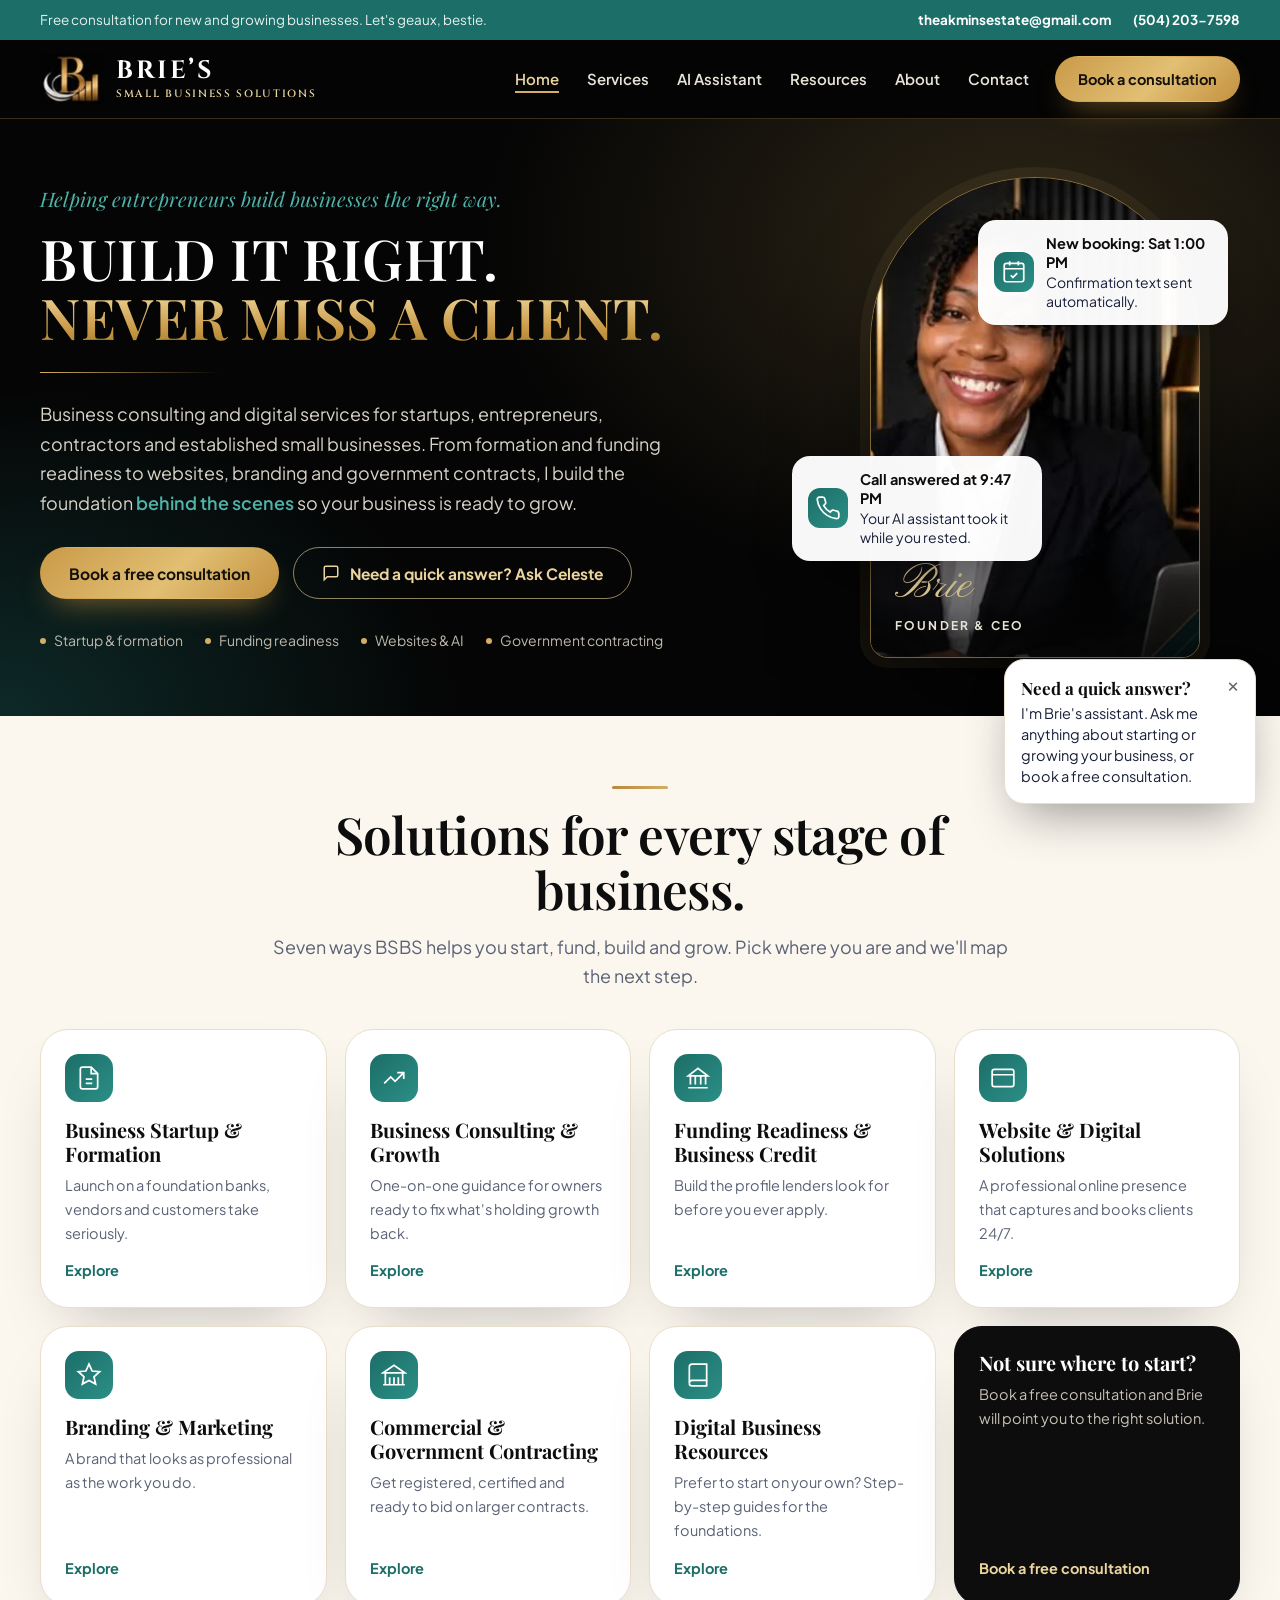
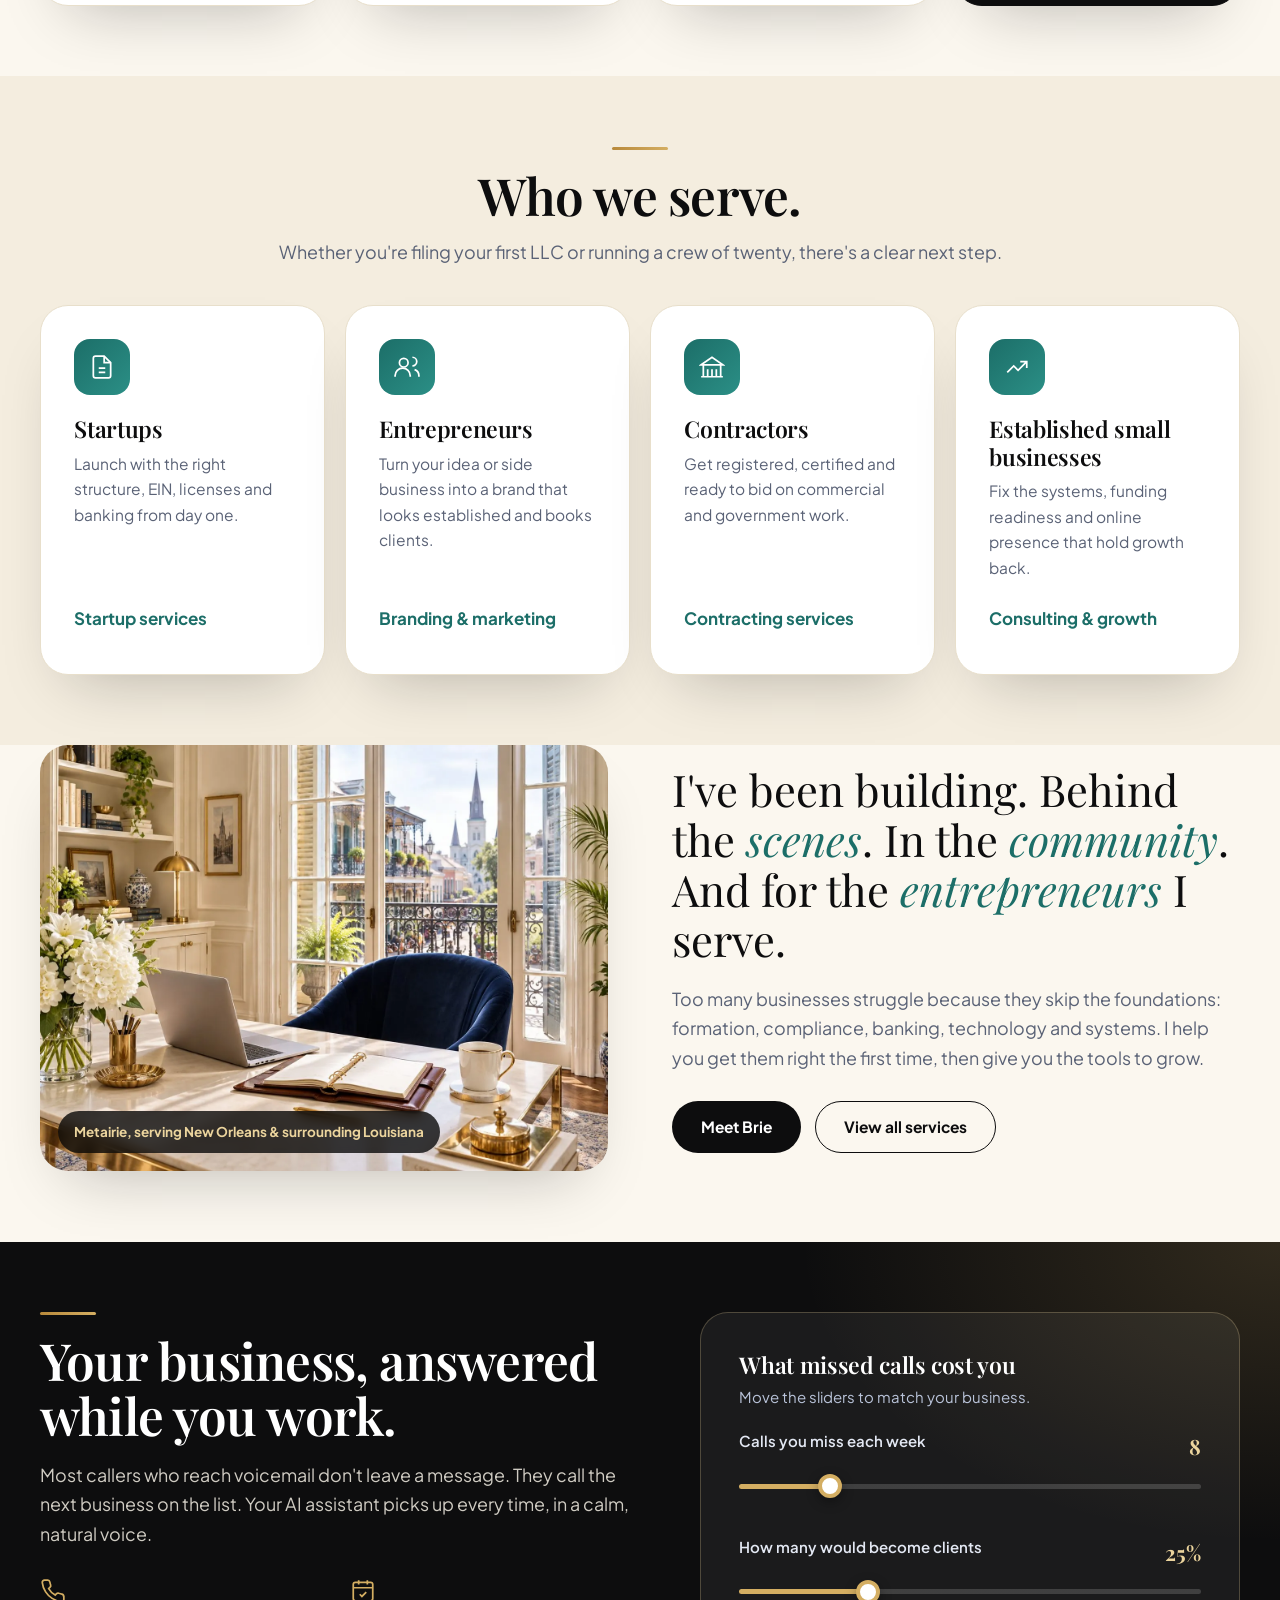
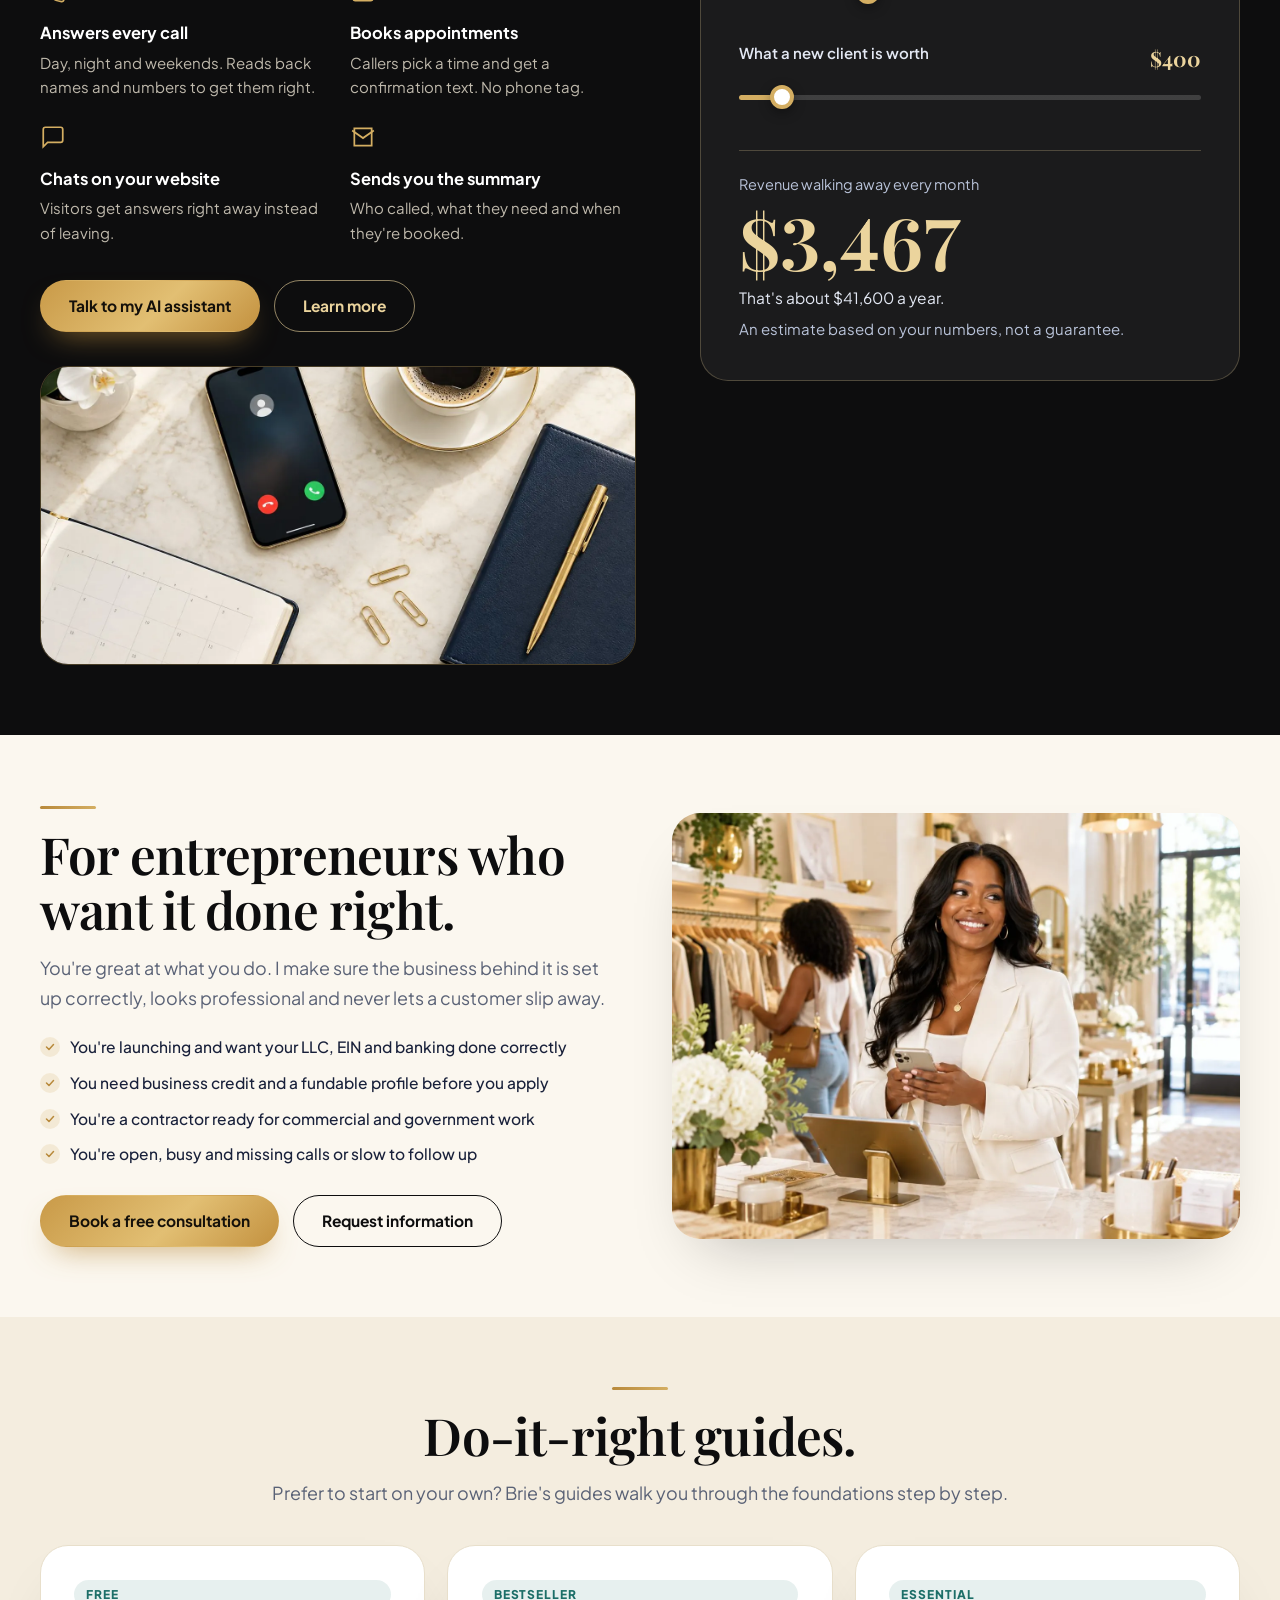
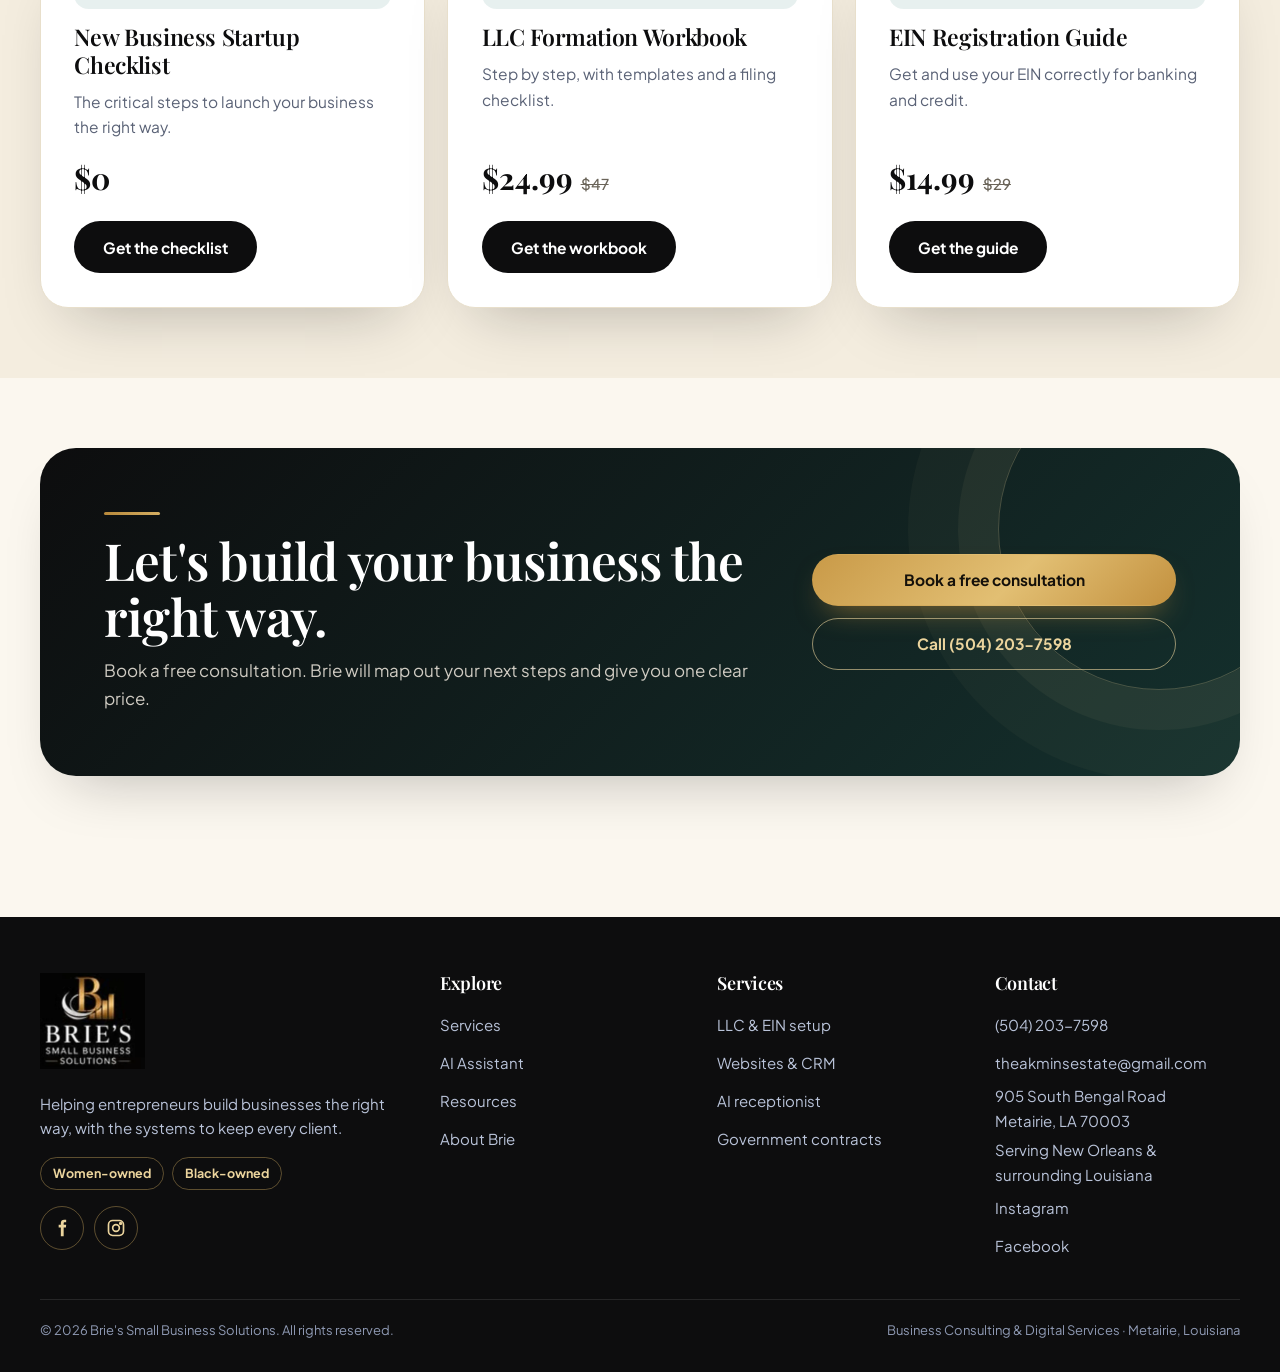
<file: index.html>
<!doctype html>
<html lang="en"><head>
<meta charset="utf-8"><meta name="viewport" content="width=device-width, initial-scale=1">
<title>Brie's Small Business Solutions | Build It Right. Never Miss a Client.</title>
<meta name="description" content="Business consulting and digital services for startups, entrepreneurs, contractors and small businesses in New Orleans and surrounding Louisiana: formation, funding readiness, websites, branding and government contracting.">
<link rel="canonical" href="https://briessmallbusinesssolutions.com/">
<meta property="og:title" content="Brie's Small Business Solutions | Build It Right. Never Miss a Client."><meta property="og:description" content="Business consulting and digital services for startups, entrepreneurs, contractors and small businesses in New Orleans and surrounding Louisiana: formation, funding readiness, websites, branding and government contracting."><meta property="og:type" content="website"><meta property="og:url" content="https://briessmallbusinesssolutions.com/"><meta property="og:image" content="https://briessmallbusinesssolutions.com/images/office.jpg"><meta property="og:image:width" content="1400"><meta property="og:image:height" content="1050"><meta name="twitter:card" content="summary_large_image"><meta name="twitter:title" content="Brie's Small Business Solutions | Build It Right. Never Miss a Client."><meta name="twitter:description" content="Business consulting and digital services for startups, entrepreneurs, contractors and small businesses in New Orleans and surrounding Louisiana: formation, funding readiness, websites, branding and government contracting."><meta name="twitter:image" content="https://briessmallbusinesssolutions.com/images/office.jpg">
<meta name="theme-color" content="#0E1A33">
<link rel="icon" href="data:image/svg+xml,%3Csvg xmlns='http://www.w3.org/2000/svg' viewBox='0 0 64 64'%3E%3Crect width='64' height='64' rx='16' fill='%230E1A33'/%3E%3Ctext x='25' y='45' text-anchor='middle' font-family='Georgia,serif' font-size='36' font-weight='700' fill='%23EBD49D'%3EB%3C/text%3E%3Crect x='39' y='35' width='4' height='11' fill='%23D4AE62'/%3E%3Crect x='45' y='28' width='4' height='18' fill='%23D4AE62'/%3E%3Crect x='51' y='20' width='4' height='26' fill='%23EBD49D'/%3E%3C/svg%3E">
<script type="application/ld+json">{"@context": "https://schema.org", "@type": "ProfessionalService", "@id": "https://briessmallbusinesssolutions.com/#business", "name": "Brie's Small Business Solutions", "url": "https://briessmallbusinesssolutions.com/", "logo": "https://briessmallbusinesssolutions.com/images/brie-logo.png", "image": "https://briessmallbusinesssolutions.com/images/brie-portrait.jpg", "description": "Business consulting and digital services for startups, entrepreneurs, contractors and established small businesses.", "telephone": "+15042037598", "email": "theakminsestate@gmail.com", "slogan": "Helping Entrepreneurs Build Businesses the Right Way.", "address": {"@type": "PostalAddress", "streetAddress": "905 South Bengal Road", "addressLocality": "Metairie", "addressRegion": "LA", "postalCode": "70003", "addressCountry": "US"}, "areaServed": [{"@type": "City", "name": "New Orleans"}, {"@type": "City", "name": "Metairie"}, {"@type": "State", "name": "Louisiana"}], "founder": {"@type": "Person", "name": "Brie Williams", "jobTitle": "Founder & CEO"}, "sameAs": ["https://www.facebook.com/profile.php?id=61577362222873", "https://www.instagram.com/briessmallbusinesssolutions/"]}</script>
<link rel="preconnect" href="https://fonts.googleapis.com"><link rel="preconnect" href="https://fonts.gstatic.com" crossorigin>
<link href="https://fonts.googleapis.com/css2?family=Playfair+Display:ital,wght@0,500;0,600;0,700;1,500;1,600&family=Plus+Jakarta+Sans:wght@400;500;600;700&family=Pinyon+Script&family=Cinzel:wght@600;700&display=swap" rel="stylesheet">
<style>
:root{
  --cream:#FBF7EF;--cream-2:#F4EDDF;--white:#FFFFFF;
  --navy:#0D0D0E;--navy-2:#171718;--navy-3:#232325;--teal:#1C6E68;--teal-lt:#4FB3A9;
  --gold:#B8893B;--gold-2:#D4AE62;--gold-lt:#EBD49D;
  --ink:#18203A;--muted:#5A6276;--line:#E8DFCB;
  --r-lg:28px;--r-md:18px;--pad:clamp(40px,5.5vw,72px);
  --ease:cubic-bezier(.23,1,.32,1);
  --serif:"Playfair Display",Georgia,serif;--sans:"Plus Jakarta Sans",system-ui,sans-serif;
  --shadow:0 30px 60px -30px rgba(13,13,14,.28);
}
*{box-sizing:border-box;margin:0;padding:0}
html{scroll-behavior:smooth;-webkit-text-size-adjust:100%}
body{font-family:var(--sans);font-size:17px;line-height:1.65;color:var(--ink);background:var(--cream);-webkit-font-smoothing:antialiased;overflow-x:hidden}
img{display:block;max-width:100%;height:auto}
a{color:inherit}
button{font:inherit}
:focus-visible{outline:2px solid var(--gold);outline-offset:3px;border-radius:8px}
.wrap{width:min(1200px,100% - 32px);margin-inline:auto}
h1,h2,h3{font-family:var(--serif);font-weight:600;line-height:1.08;letter-spacing:-.015em;color:var(--navy)}
h1{font-size:clamp(42px,5.6vw,76px)}
h2{font-size:clamp(32px,4vw,52px)}
h3{font-size:clamp(21px,1.8vw,25px);line-height:1.2}
.lede{font-size:clamp(17px,1.4vw,19px);color:var(--muted);max-width:60ch}
.pill{display:inline-flex;align-items:center;gap:10px;padding:8px 16px;border-radius:999px;background:var(--white);border:1px solid var(--line);font-size:13.5px;font-weight:600;color:var(--navy)}
.pill i{width:8px;height:8px;border-radius:50%;background:var(--gold-2);box-shadow:0 0 0 4px rgba(212,174,98,.22)}
.band{padding-block:var(--pad)}
.head{max-width:760px;margin-bottom:38px}
.head .lede{margin-top:14px}
.center{text-align:center;margin-inline:auto}
.center .lede{margin-inline:auto}
.gold-rule{display:block;width:56px;height:3px;border-radius:3px;background:linear-gradient(90deg,var(--gold),var(--gold-2));margin-bottom:18px}
.center .gold-rule{margin-inline:auto}

/* buttons */
.btn{display:inline-flex;align-items:center;justify-content:center;gap:10px;min-height:52px;padding:14px 28px;border-radius:999px;border:1.5px solid transparent;font:700 15.5px/1 var(--sans);text-decoration:none;cursor:pointer;transition:transform .16s var(--ease),background-color .25s var(--ease),border-color .25s var(--ease),color .25s var(--ease),box-shadow .25s var(--ease)}
.btn:active{transform:scale(.97)}
.btn-gold{background:linear-gradient(135deg,#C99A48,#E2BF73 55%,#C3913F);color:#14100A;box-shadow:0 14px 30px -14px rgba(184,137,59,.8)}
.btn-navy{background:var(--navy);color:#fff}
.btn-line{border-color:var(--navy);color:var(--navy);background:transparent}
.btn-ghost{border-color:rgba(235,212,157,.6);color:var(--gold-lt);background:transparent}
@media (hover:hover) and (pointer:fine){
  .btn-gold:hover{box-shadow:0 18px 36px -14px rgba(184,137,59,.95)}
  .btn-navy:hover{background:var(--navy-3)}
  .btn-line:hover{background:var(--navy);color:#fff}
  .btn-ghost:hover{border-color:var(--gold-lt);color:#fff}
  .lift:hover{transform:translateY(-4px);box-shadow:0 40px 70px -35px rgba(13,13,14,.35)}
}

/* top bar + header */
.topbar{background:var(--teal);color:#E6F2F0;font-size:13.5px}
.topbar .wrap{display:flex;justify-content:space-between;align-items:center;gap:16px;min-height:40px}
.topbar a{color:#fff;font-weight:700;text-decoration:none}
.topbar .tb-r{display:flex;gap:22px}
.site-head{position:sticky;top:0;z-index:60;background:#040404;border-bottom:1px solid rgba(212,174,98,.25)}
.site-head .wrap{display:flex;align-items:center;gap:26px;min-height:78px}
.brand{display:flex;align-items:center;gap:12px;text-decoration:none;flex:none}
.brand .mark{height:50px;width:auto}
.wm{display:grid;line-height:1;gap:6px}
.wm b{font-family:Cinzel,var(--serif);font-weight:700;font-size:25px;letter-spacing:.1em;color:#fff}
.wm small{font-family:Cinzel,var(--serif);font-weight:600;font-size:10.5px;letter-spacing:.16em;color:var(--gold-lt)}
.brand-t{display:grid;line-height:1.05}
.brand-t b{font-family:var(--serif);font-size:22px;color:var(--navy);font-weight:700}
.brand-t small{font-size:11.5px;letter-spacing:.08em;color:var(--gold);font-weight:700}
.nav{margin-left:auto}
.nav ul{display:flex;gap:28px;list-style:none}
.nav a{display:inline-flex;align-items:center;min-height:44px;text-decoration:none;font-size:15px;font-weight:600;color:#E9E4D8;position:relative}
.nav a:hover,.nav a[aria-current="page"]{color:var(--gold-lt)}
.nav a::after{content:"";position:absolute;left:0;right:0;bottom:8px;height:2px;background:var(--gold-2);transform:scaleX(0);transform-origin:left;transition:transform .3s var(--ease)}
.nav a:hover::after,.nav a[aria-current="page"]::after{transform:scaleX(1)}
.site-head .btn{min-height:46px;padding:12px 22px;font-size:14.5px}

/* sub-page hero */
.page-hero{position:relative;background:var(--navy);color:#fff;overflow:hidden;padding-block:clamp(56px,7vw,96px)}
.page-hero::before{content:"";position:absolute;inset:0;background:radial-gradient(700px 400px at 85% 0%,rgba(212,174,98,.28),transparent 65%),radial-gradient(600px 400px at 0% 100%,rgba(28,110,104,.45),transparent 70%)}
.page-hero .wrap{position:relative}
.page-hero h1{color:#fff;max-width:18ch}
.page-hero .lede{color:#CFCBC2;margin-top:18px}
.crumbs{font-size:14px;color:var(--gold-lt);margin-bottom:16px;font-weight:600}
.crumbs a{text-decoration:underline;text-underline-offset:3px;color:#C9D1E4}

/* cards */
.card{background:var(--white);border:1px solid var(--line);border-radius:var(--r-lg);padding:clamp(24px,2.6vw,34px);box-shadow:var(--shadow);transition:transform .3s var(--ease),box-shadow .3s var(--ease)}
.card p{color:var(--muted);font-size:15.5px;margin-top:10px}
.ticks{list-style:none;display:grid;gap:10px;margin-top:18px}
.ticks li{position:relative;padding-left:30px;font-size:15.5px;font-weight:500}
.ticks li::before{content:"";position:absolute;left:0;top:3px;width:20px;height:20px;border-radius:50%;background:rgba(212,174,98,.18) url("data:image/svg+xml,%3Csvg xmlns='http://www.w3.org/2000/svg' viewBox='0 0 24 24' fill='none' stroke='%23B8893B' stroke-width='3' stroke-linecap='round' stroke-linejoin='round'%3E%3Cpath d='M5 12l5 5 9-10'/%3E%3C/svg%3E") center/12px no-repeat}
.icon{width:56px;height:56px;border-radius:16px;display:grid;place-items:center;background:linear-gradient(135deg,#0D0D0E,#14302D);color:var(--gold-lt);margin-bottom:20px}

/* navy feature band */
.navy-band{background:var(--navy);color:#fff;position:relative;overflow:hidden}
.navy-band::before{content:"";position:absolute;inset:0;background:radial-gradient(800px 500px at 100% 0%,rgba(212,174,98,.18),transparent 60%);pointer-events:none}
.navy-band .wrap{position:relative}
.navy-band h2,.navy-band h3{color:#fff}
.navy-band .lede{color:#CFCBC2}

/* calculator */
.calc{background:rgba(255,255,255,.06);border:1px solid rgba(235,212,157,.25);border-radius:var(--r-lg);padding:clamp(24px,3vw,38px)}
.calc h3{color:#fff}
.calc > p{color:#B9C3D9;font-size:15px;margin-top:6px}
.field{margin-top:20px}
.field label{display:flex;justify-content:space-between;gap:12px;font-size:15px;color:#E3E8F3;font-weight:600}
.field output{font-family:var(--serif);font-size:21px;color:var(--gold-lt);font-weight:700}
input[type=range]{-webkit-appearance:none;appearance:none;width:100%;height:44px;background:transparent;cursor:pointer}
input[type=range]::-webkit-slider-runnable-track{height:5px;border-radius:5px;background:linear-gradient(90deg,var(--gold-2) var(--p,50%),rgba(255,255,255,.16) var(--p,50%))}
input[type=range]::-moz-range-track{height:5px;border-radius:5px;background:rgba(255,255,255,.16)}
input[type=range]::-moz-range-progress{height:5px;border-radius:5px;background:var(--gold-2)}
input[type=range]::-webkit-slider-thumb{-webkit-appearance:none;width:24px;height:24px;margin-top:-9.5px;border-radius:50%;background:#fff;border:4px solid var(--gold-2);box-shadow:0 4px 12px rgba(0,0,0,.35)}
input[type=range]::-moz-range-thumb{width:18px;height:18px;border-radius:50%;background:#fff;border:4px solid var(--gold-2)}
.result{margin-top:24px;padding-top:22px;border-top:1px solid rgba(235,212,157,.25)}
.result small{display:block;color:#B9C3D9;font-size:14.5px}
.result .amt{font-family:var(--serif);font-weight:700;font-size:clamp(48px,6vw,72px);line-height:1;color:var(--gold-lt);margin-top:8px;font-variant-numeric:lining-nums tabular-nums}
.result .yr{color:#E3E8F3;font-size:15.5px;margin-top:8px}
.fine{font-size:12.5px;color:#8F9AB4;margin-top:12px}

/* CTA band */
.cta-band{position:relative;border-radius:36px;overflow:hidden;background:linear-gradient(135deg,#0D0D0E 0%,#14302D 100%);color:#fff;padding:clamp(36px,5vw,64px);display:grid;grid-template-columns:1.3fr .7fr;gap:32px;align-items:center;box-shadow:var(--shadow)}
.cta-band::after{content:"";position:absolute;right:-80px;top:-80px;width:320px;height:320px;border-radius:50%;border:1px solid rgba(235,212,157,.25);box-shadow:0 0 0 40px rgba(235,212,157,.05),0 0 0 90px rgba(235,212,157,.03)}
.cta-band h2{color:#fff}
.cta-band p{color:#CFCBC2;margin-top:12px}
.cta-band .acts{display:flex;flex-direction:column;gap:12px;position:relative;z-index:1}

/* footer */
.site-foot{background:var(--navy);color:#B9C3D9;font-size:15px;padding-block:56px 30px;margin-top:var(--pad)}
.foot-grid{display:grid;grid-template-columns:1.5fr 1fr 1fr 1fr;gap:32px}
.site-foot h4{font-family:var(--serif);color:#fff;font-size:18px;margin-bottom:14px;font-weight:600}
.site-foot ul{list-style:none;display:grid;gap:4px}
.site-foot a{text-decoration:none;display:inline-flex;align-items:center;min-height:34px}
.site-foot a:hover{color:var(--gold-lt)}
.site-foot .brand img{height:96px;width:auto}
.foot-base{margin-top:36px;padding-top:20px;border-top:1px solid rgba(255,255,255,.1);display:flex;justify-content:space-between;flex-wrap:wrap;gap:12px;font-size:13px;color:#8F9AB4}

/* greeting bubble */
#greet{position:fixed;right:24px;bottom:96px;z-index:999998;max-width:252px;background:#fff;color:var(--ink);border:1px solid var(--line);border-radius:20px 20px 4px 20px;padding:16px 42px 16px 16px;font-size:14.5px;line-height:1.45;box-shadow:0 22px 50px -16px rgba(13,13,14,.45);opacity:0;transform:translateY(8px);pointer-events:none;transition:opacity .35s var(--ease),transform .35s var(--ease)}
#greet.show{opacity:1;transform:none;pointer-events:auto}
#greet b{display:block;font-family:var(--serif);font-size:17px;color:var(--navy);margin-bottom:2px}
#greet-x{position:absolute;top:2px;right:2px;width:40px;height:40px;border:0;background:transparent;font-size:20px;color:#5F6370;cursor:pointer}

@media (max-width:1060px){.nav ul{gap:18px}.topbar .tb-r a:first-child{display:none}}
@media (max-width:900px){.cta-band{grid-template-columns:1fr}.foot-grid{grid-template-columns:1fr 1fr}}
@media (max-width:780px){
  body{font-size:16px}
  .brand .mark{height:40px}.wm b{font-size:21px}.wm small{font-size:9px}
  .topbar .tb-l{display:none}.topbar .wrap{justify-content:center}
  .site-head .wrap{flex-wrap:wrap;gap:4px 14px;min-height:0;padding-block:10px 2px}
  .site-head .btn{display:none}
  .nav{order:3;width:100%;margin-left:0;overflow-x:auto;scrollbar-width:none;-webkit-overflow-scrolling:touch}
  .nav::-webkit-scrollbar{display:none}
  .nav ul{white-space:nowrap;gap:22px}
  .foot-grid{grid-template-columns:1fr}
  #greet{right:16px;bottom:92px}
}
@media (prefers-reduced-motion:reduce){*,*::before,*::after{animation:none!important;transition:none!important;scroll-behavior:auto!important}}

.badges{display:flex;gap:8px;margin-top:16px;flex-wrap:wrap}
.badges span{font-size:12.5px;font-weight:700;color:var(--gold-lt);border:1px solid rgba(212,174,98,.4);border-radius:999px;padding:5px 12px}
.socials{display:flex;gap:10px;margin-top:16px}
.socials a{width:44px;height:44px;border-radius:50%;border:1px solid rgba(212,174,98,.4);display:grid;place-items:center;color:var(--gold-lt);min-height:0}
.socials a:hover{background:var(--gold-2);color:#0D0D0E}

.site-foot h3.fh{font-family:var(--serif);color:#fff;font-size:18px;margin-bottom:14px;font-weight:600;line-height:1.2}
@media (max-width:780px){
  .nav li.nm{display:none}
  .nav ul{gap:18px;justify-content:space-between}
  .nav{overflow-x:visible}
  #greet{max-width:none;width:auto;padding:9px 40px 9px 14px;bottom:86px;right:16px;border-radius:999px 999px 4px 999px}
  #greet .gt{display:none}
  #greet b{font-size:15px;margin:0;white-space:nowrap}
  #greet-x{top:50%;transform:translateY(-50%);width:36px;height:36px}
}


.hero{position:relative;background:#050505;color:#fff;overflow:hidden}
.hero::before{content:"";position:absolute;inset:0;background:radial-gradient(900px 600px at 80% 20%,rgba(212,174,98,.20),transparent 60%),radial-gradient(700px 500px at 0% 100%,rgba(28,110,104,.35),transparent 65%);pointer-events:none}
.hero .wrap{position:relative;display:grid;grid-template-columns:1.1fr .9fr;gap:clamp(28px,4vw,64px);align-items:center;padding-block:clamp(36px,4.5vw,64px)}
.hero .kick{font-family:var(--serif);font-style:italic;color:var(--teal-lt);font-size:20px;margin-bottom:14px}
.hero h1{color:#fff;font-size:clamp(40px,4.4vw,66px);text-transform:uppercase;letter-spacing:.01em;font-weight:600;line-height:1.04}
.hero h1 .a{display:block;background:none;color:#fff}
@media (min-width:981px){.hero h1 .a,.hero h1 span{white-space:nowrap}}
.hero h1 span{display:block;background:linear-gradient(180deg,#F2DCA0,#C99A48 70%,#A9802F);-webkit-background-clip:text;background-clip:text;color:transparent}
.hero .rule{display:block;width:180px;height:1px;background:linear-gradient(90deg,var(--gold-2),transparent);margin:26px 0}
.hero .lede{color:#D8D3C8;max-width:52ch}
.hero .lede em{font-style:normal;color:var(--teal-lt);font-weight:600}
.hero-acts{display:flex;flex-wrap:wrap;gap:14px;margin-top:30px}
.trust{display:flex;flex-wrap:wrap;gap:10px 22px;margin-top:30px;color:#BFB9AC;font-size:14px}
.trust span{display:inline-flex;align-items:center;gap:8px}
.trust span::before{content:"";width:6px;height:6px;border-radius:50%;background:var(--gold-2)}
.portrait-wrap{position:relative;justify-self:end;width:min(330px,100%);margin-right:40px}
.portrait{position:relative;border-radius:240px 240px 26px 26px;overflow:hidden;border:1px solid rgba(212,174,98,.55);box-shadow:0 60px 120px -40px rgba(0,0,0,.9),0 0 0 10px rgba(212,174,98,.08)}
.portrait img{width:100%;height:auto;aspect-ratio:13/19;object-fit:cover;object-position:50% 0}
.portrait::after{content:"";position:absolute;inset:0;background:linear-gradient(180deg,transparent 65%,rgba(5,5,5,.8))}
.sig{position:absolute;left:24px;bottom:20px;z-index:2}
.sig b{display:block;font-family:"Pinyon Script",cursive;font-weight:400;font-size:46px;color:var(--gold-lt);line-height:1}
.sig small{font-size:12px;letter-spacing:.18em;color:#E9E4D8;font-weight:700}
.float{position:absolute;z-index:3;background:rgba(255,255,255,.97);color:var(--ink);border-radius:18px;padding:14px 16px;box-shadow:0 24px 50px -18px rgba(0,0,0,.6);display:flex;gap:12px;align-items:center;font-size:14px;line-height:1.35;max-width:250px}
.float .dot{flex:none;width:40px;height:40px;border-radius:12px;display:grid;place-items:center;background:linear-gradient(135deg,var(--teal),#2B8F86);color:#fff}
.float b{display:block;font-size:14.5px;color:#0D0D0E}
.f1{left:-78px;top:58%;animation:bob 6s ease-in-out infinite}
.f2{right:-28px;top:9%;animation:bob 6s ease-in-out -3s infinite}
@keyframes bob{50%{transform:translateY(-8px)}}
.hero-in{opacity:0;transform:translateY(12px);animation:rise .55s var(--ease) forwards}
.d2{animation-delay:.06s}.d3{animation-delay:.12s}.d4{animation-delay:.18s}
@keyframes rise{to{opacity:1;transform:none}}

.stages{display:grid;grid-template-columns:repeat(3,1fr);gap:22px}
.cats{display:grid;grid-template-columns:repeat(4,1fr);gap:18px}
.catc{display:flex;flex-direction:column;background:#fff;border:1px solid var(--line);border-radius:var(--r-lg);padding:24px;text-decoration:none;color:var(--ink);box-shadow:var(--shadow);transition:transform .3s var(--ease),border-color .3s}
@media (hover:hover){.catc:hover{transform:translateY(-4px);border-color:var(--gold)}}
.catc>.icon{flex:none;align-self:flex-start;margin-top:0;display:grid;place-items:center;width:48px;height:48px;border-radius:14px;margin-bottom:16px;background:linear-gradient(135deg,var(--teal),#2B8F86);color:#fff}
.catc b{font-family:var(--serif);font-size:20px;line-height:1.2;color:#0D0D0E}
.catc span{font-size:14.5px;color:var(--muted);margin-top:8px;flex:1}
.catc em{font-style:normal;font-weight:700;color:var(--teal);margin-top:14px;font-size:14.5px}
.catc.cta-card{background:#0D0D0E;border-color:#0D0D0E}
.catc.cta-card b{color:#fff}.catc.cta-card span{color:#C9C3B6}.catc.cta-card em{color:var(--gold-lt)}
.serve{display:grid;grid-template-columns:repeat(4,1fr);gap:20px}
.serve .card{display:flex;flex-direction:column}.serve p{color:var(--muted);flex:1;margin-top:8px}
.serve .icon{background:linear-gradient(135deg,var(--teal),#2B8F86);color:#fff}
.serve a.more{display:inline-flex;margin-top:16px;font-weight:700;color:var(--teal);text-decoration:none;min-height:44px;align-items:center}
.stage{position:relative;overflow:hidden}
.stage .num{position:absolute;right:22px;top:14px;font-family:var(--serif);font-size:64px;color:rgba(184,137,59,.16);font-weight:700}
.stage .icon{background:linear-gradient(135deg,var(--teal),#2B8F86);color:#fff}
.stage a.more{display:inline-flex;margin-top:20px;font-weight:700;color:var(--teal);text-decoration:none;min-height:44px;align-items:center}

.split{display:grid;grid-template-columns:1fr 1fr;gap:clamp(28px,5vw,72px);align-items:center}
.photo{border-radius:var(--r-lg);overflow:hidden;box-shadow:var(--shadow);position:relative}
.photo img{width:100%;aspect-ratio:4/3;object-fit:cover}
.photo .tag{position:absolute;left:18px;bottom:18px;background:rgba(5,5,5,.78);color:var(--gold-lt);padding:10px 16px;border-radius:999px;font-size:13.5px;font-weight:700;backdrop-filter:blur(6px)}
.quote-big{font-family:var(--serif);font-size:clamp(30px,3.4vw,46px);line-height:1.15;color:#0D0D0E}
.quote-big em{font-style:italic;color:var(--teal)}

.ai-grid{display:grid;grid-template-columns:1.05fr .95fr;gap:clamp(28px,5vw,72px);align-items:start}
.caps{display:grid;grid-template-columns:1fr 1fr;gap:24px;margin-top:30px}
.cap svg{color:var(--gold-2);margin-bottom:8px}
.cap b{display:block;color:#fff;font-size:16.5px}
.cap p{color:#BFB9AC;font-size:15px;margin-top:4px}
.ai-acts{display:flex;flex-wrap:wrap;gap:14px;margin-top:34px}
.ai-photo{border-radius:var(--r-lg);overflow:hidden;margin-top:34px;border:1px solid rgba(212,174,98,.3)}
.ai-photo img{width:100%;aspect-ratio:16/8;object-fit:cover}

.guides{display:grid;grid-template-columns:repeat(3,1fr);gap:22px}
.guide{display:flex;flex-direction:column}
.guide .price{font-family:var(--serif);font-size:30px;font-weight:700;color:#0D0D0E;margin-top:14px}
.guide .price s{font-family:var(--sans);font-size:15px;color:#6B655A;font-weight:500;margin-left:8px}
.guide p{flex:1}
.guide .btn{margin-top:18px;align-self:flex-start}
.tag-s{display:inline-block;font-size:12px;font-weight:800;letter-spacing:.08em;color:var(--teal);background:rgba(28,110,104,.1);padding:5px 12px;border-radius:999px}

@media (max-width:980px){
  .hero .wrap,.split,.ai-grid{grid-template-columns:1fr}
  .hero .wrap{min-height:0}.portrait-wrap{justify-self:center;margin-right:0;width:min(300px,86%)}
  .f1{left:-8px;top:52%}.f2{right:-8px}
  .stages,.guides,.cats,.serve{grid-template-columns:1fr 1fr}
  .f1{left:-6px}.f2{right:-6px}
}
@media (max-width:640px){
  .stages,.guides,.caps,.cats,.serve{grid-template-columns:1fr}
  .f2{display:none}.f1{left:auto;right:-6px;top:22px;bottom:auto}.sig{bottom:20px}
  .float{max-width:210px;font-size:13px;padding:11px 12px}
  .float .dot{width:34px;height:34px}
  .sig b{font-size:38px}
}

</style></head><body>
<aside class="topbar" aria-label="Contact bar"><div class="wrap"><span class="tb-l">Free consultation for new and growing businesses. Let's geaux, bestie.</span><span class="tb-r"><a href="mailto:theakminsestate@gmail.com">theakminsestate@gmail.com</a><a href="tel:+15042037598">(504) 203-7598</a></span></div></aside>
<header class="site-head"><div class="wrap">
<a class="brand" href="index.html" aria-label="Brie's Small Business Solutions, home"><img class="mark" src="images/brie-mark.webp" alt="" width="64" height="50"><span class="wm"><b>BRIE’S</b><small>SMALL BUSINESS SOLUTIONS</small></span></a>
<nav class="nav" aria-label="Main"><ul><li class="nm"><a href="index.html" aria-current="page">Home</a></li><li><a href="services.html">Services</a></li><li><a href="ai-assistant.html">AI Assistant</a></li><li class="nm"><a href="resources.html">Resources</a></li><li><a href="about.html">About</a></li><li><a href="contact.html">Contact</a></li></ul></nav>
<a class="btn btn-gold" href="https://app.calldirector.ai/book/brie-consultation">Book a consultation</a>
</div></header>
<main>

<section class="hero">
<div class="wrap">
<div>
<p class="kick hero-in">Helping entrepreneurs build businesses the right way.</p>
<h1 class="hero-in d2"><span class="a">Build it right.</span><span>Never miss a client.</span></h1>
<span class="rule hero-in d3"></span>
<p class="lede hero-in d3">Business consulting and digital services for startups, entrepreneurs, contractors and established small businesses. From formation and funding readiness to websites, branding and government contracts, I build the foundation <em>behind the scenes</em> so your business is ready to grow.</p>
<div class="hero-acts hero-in d4"><a class="btn btn-gold" href="https://app.calldirector.ai/book/brie-consultation">Book a free consultation</a><a class="btn btn-ghost" href="#" data-open-chat><svg width="18" height="18" viewBox="0 0 24 24" fill="none" stroke="currentColor" stroke-width="2"><path d="M21 15a2 2 0 0 1-2 2H7l-4 4V5a2 2 0 0 1 2-2h14a2 2 0 0 1 2 2z"/></svg>Need a quick answer? Ask Celeste</a></div>
<div class="trust hero-in d4"><span>Startup &amp; formation</span><span>Funding readiness</span><span>Websites &amp; AI</span><span>Government contracting</span></div>
</div>
<div class="portrait-wrap">
<div class="portrait"><img fetchpriority="high" src="images/brie-portrait.webp" alt="Brie, founder and CEO of Brie's Small Business Solutions" width="650" height="950"><div class="sig"><b>Brie</b><small>FOUNDER &amp; CEO</small></div></div>
<div class="float f1"><span class="dot"><svg width="26" height="26" viewBox="0 0 24 24" fill="none" stroke="currentColor" stroke-width="1.6"><path d="M22 16.9v3a2 2 0 0 1-2.2 2 19.8 19.8 0 0 1-8.6-3.1 19.5 19.5 0 0 1-6-6A19.8 19.8 0 0 1 2.1 4.2 2 2 0 0 1 4.1 2h3a2 2 0 0 1 2 1.7c.1.9.4 1.8.7 2.7a2 2 0 0 1-.5 2.1L8 9.8a16 16 0 0 0 6 6l1.3-1.3a2 2 0 0 1 2.1-.4c.9.3 1.8.6 2.7.7a2 2 0 0 1 1.7 2z"/></svg></span><span><b>Call answered at 9:47 PM</b>Your AI assistant took it while you rested.</span></div>
<div class="float f2"><span class="dot"><svg width="26" height="26" viewBox="0 0 24 24" fill="none" stroke="currentColor" stroke-width="1.6"><rect x="3" y="4" width="18" height="17" rx="2"/><path d="M3 9h18M8 2v4M16 2v4M9 15l2 2 4-4"/></svg></span><span><b>New booking: Sat 1:00 PM</b>Confirmation text sent automatically.</span></div>
</div>
</div>
</section>

<section class="band">
<div class="wrap">
<div class="head center"><span class="gold-rule"></span><h2>Solutions for every stage of business.</h2><p class="lede">Seven ways BSBS helps you start, fund, build and grow. Pick where you are and we'll map the next step.</p></div>
<div class="cats">
<a class="catc" href="services.html#startup"><span class="icon"><svg width="26" height="26" viewBox="0 0 24 24" fill="none" stroke="currentColor" stroke-width="1.6"><path d="M14 2H6a2 2 0 0 0-2 2v16a2 2 0 0 0 2 2h12a2 2 0 0 0 2-2V8z"/><path d="M14 2v6h6M9 13h6M9 17h6"/></svg></span><b>Business Startup &amp; Formation</b><span>Launch on a foundation banks, vendors and customers take seriously.</span><em>Explore</em></a>
<a class="catc" href="services.html#consulting"><span class="icon"><svg width="26" height="26" viewBox="0 0 24 24" fill="none" stroke="currentColor" stroke-width="1.6"><path d="M3 17l6-6 4 4 8-8M15 7h6v6"/></svg></span><b>Business Consulting &amp; Growth</b><span>One-on-one guidance for owners ready to fix what's holding growth back.</span><em>Explore</em></a>
<a class="catc" href="services.html#funding"><span class="icon"><svg width="26" height="26" viewBox="0 0 24 24" fill="none" stroke="currentColor" stroke-width="1.6"><path d="M3 10h18L12 3zM5 10v8M9.5 10v8M14.5 10v8M19 10v8M3 21h18"/></svg></span><b>Funding Readiness &amp; Business Credit</b><span>Build the profile lenders look for before you ever apply.</span><em>Explore</em></a>
<a class="catc" href="services.html#digital"><span class="icon"><svg width="26" height="26" viewBox="0 0 24 24" fill="none" stroke="currentColor" stroke-width="1.6"><rect x="2" y="4" width="20" height="16" rx="2"/><path d="M2 9h20M6 6.5h.01M9 6.5h.01"/></svg></span><b>Website &amp; Digital Solutions</b><span>A professional online presence that captures and books clients 24/7.</span><em>Explore</em></a>
<a class="catc" href="services.html#branding"><span class="icon"><svg width="26" height="26" viewBox="0 0 24 24" fill="none" stroke="currentColor" stroke-width="1.6"><path d="M12 2l2.9 6.3 6.9.7-5.2 4.6 1.5 6.8L12 17l-6.1 3.4 1.5-6.8L2.2 9l6.9-.7z"/></svg></span><b>Branding &amp; Marketing</b><span>A brand that looks as professional as the work you do.</span><em>Explore</em></a>
<a class="catc" href="services.html#contracting"><span class="icon"><svg width="26" height="26" viewBox="0 0 24 24" fill="none" stroke="currentColor" stroke-width="1.6"><path d="M2 21h20M4 21V10M20 21V10M8 21v-7M12 21v-7M16 21v-7M2 10l10-7 10 7z"/></svg></span><b>Commercial &amp; Government Contracting</b><span>Get registered, certified and ready to bid on larger contracts.</span><em>Explore</em></a>
<a class="catc" href="services.html#resources"><span class="icon"><svg width="26" height="26" viewBox="0 0 24 24" fill="none" stroke="currentColor" stroke-width="1.6"><path d="M4 19.5A2.5 2.5 0 0 1 6.5 17H20V2H6.5A2.5 2.5 0 0 0 4 4.5z"/><path d="M4 19.5A2.5 2.5 0 0 0 6.5 22H20v-5"/></svg></span><b>Digital Business Resources</b><span>Prefer to start on your own? Step-by-step guides for the foundations.</span><em>Explore</em></a>
<a class="catc cta-card" href="https://app.calldirector.ai/book/brie-consultation"><b>Not sure where to start?</b><span>Book a free consultation and Brie will point you to the right solution.</span><em>Book a free consultation</em></a>
</div>
</div>
</section>

<section class="band" style="background:var(--cream-2)">
<div class="wrap">
<div class="head center"><span class="gold-rule"></span><h2>Who we serve.</h2><p class="lede">Whether you're filing your first LLC or running a crew of twenty, there's a clear next step.</p></div>
<div class="serve">
<article class="card lift"><div class="icon"><svg width="26" height="26" viewBox="0 0 24 24" fill="none" stroke="currentColor" stroke-width="1.6"><path d="M14 2H6a2 2 0 0 0-2 2v16a2 2 0 0 0 2 2h12a2 2 0 0 0 2-2V8z"/><path d="M14 2v6h6M9 13h6M9 17h6"/></svg></div><h3>Startups</h3><p>Launch with the right structure, EIN, licenses and banking from day one.</p><a class="more" href="services.html#startup">Startup services</a></article>
<article class="card lift"><div class="icon"><svg width="26" height="26" viewBox="0 0 24 24" fill="none" stroke="currentColor" stroke-width="1.6"><circle cx="9" cy="8" r="4"/><path d="M1 21v-1a7 7 0 0 1 14 0v1M17 11a4 4 0 0 0 0-8M23 21v-1a6 6 0 0 0-4-5.6"/></svg></div><h3>Entrepreneurs</h3><p>Turn your idea or side business into a brand that looks established and books clients.</p><a class="more" href="services.html#branding">Branding &amp; marketing</a></article>
<article class="card lift"><div class="icon"><svg width="26" height="26" viewBox="0 0 24 24" fill="none" stroke="currentColor" stroke-width="1.6"><path d="M2 21h20M4 21V10M20 21V10M8 21v-7M12 21v-7M16 21v-7M2 10l10-7 10 7z"/></svg></div><h3>Contractors</h3><p>Get registered, certified and ready to bid on commercial and government work.</p><a class="more" href="services.html#contracting">Contracting services</a></article>
<article class="card lift"><div class="icon"><svg width="26" height="26" viewBox="0 0 24 24" fill="none" stroke="currentColor" stroke-width="1.6"><path d="M3 17l6-6 4 4 8-8M15 7h6v6"/></svg></div><h3>Established small businesses</h3><p>Fix the systems, funding readiness and online presence that hold growth back.</p><a class="more" href="services.html#consulting">Consulting &amp; growth</a></article>
</div>
</div>
</section>

<section class="band" style="padding-top:0">
<div class="wrap split">
<div class="photo"><img src="images/office.webp" alt="A bright New Orleans office with French windows" loading="lazy"><span class="tag">Metairie, serving New Orleans &amp; surrounding Louisiana</span></div>
<div>
<p class="quote-big">I've been building. Behind the <em>scenes</em>. In the <em>community</em>. And for the <em>entrepreneurs</em> I serve.</p>
<p class="lede" style="margin-top:20px">Too many businesses struggle because they skip the foundations: formation, compliance, banking, technology and systems. I help you get them right the first time, then give you the tools to grow.</p>
<div style="display:flex;gap:14px;flex-wrap:wrap;margin-top:28px"><a class="btn btn-navy" href="about.html">Meet Brie</a><a class="btn btn-line" href="services.html">View all services</a></div>
</div>
</div>
</section>

<section class="band navy-band">
<div class="wrap ai-grid">
<div>
<span class="gold-rule"></span>
<h2>Your business, answered while you work.</h2>
<p class="lede" style="margin-top:16px">Most callers who reach voicemail don't leave a message. They call the next business on the list. Your AI assistant picks up every time, in a calm, natural voice.</p>
<div class="caps">
<div class="cap"><svg width="26" height="26" viewBox="0 0 24 24" fill="none" stroke="currentColor" stroke-width="1.6"><path d="M22 16.9v3a2 2 0 0 1-2.2 2 19.8 19.8 0 0 1-8.6-3.1 19.5 19.5 0 0 1-6-6A19.8 19.8 0 0 1 2.1 4.2 2 2 0 0 1 4.1 2h3a2 2 0 0 1 2 1.7c.1.9.4 1.8.7 2.7a2 2 0 0 1-.5 2.1L8 9.8a16 16 0 0 0 6 6l1.3-1.3a2 2 0 0 1 2.1-.4c.9.3 1.8.6 2.7.7a2 2 0 0 1 1.7 2z"/></svg><b>Answers every call</b><p>Day, night and weekends. Reads back names and numbers to get them right.</p></div>
<div class="cap"><svg width="26" height="26" viewBox="0 0 24 24" fill="none" stroke="currentColor" stroke-width="1.6"><rect x="3" y="4" width="18" height="17" rx="2"/><path d="M3 9h18M8 2v4M16 2v4M9 15l2 2 4-4"/></svg><b>Books appointments</b><p>Callers pick a time and get a confirmation text. No phone tag.</p></div>
<div class="cap"><svg width="26" height="26" viewBox="0 0 24 24" fill="none" stroke="currentColor" stroke-width="1.6"><path d="M21 15a2 2 0 0 1-2 2H7l-4 4V5a2 2 0 0 1 2-2h14a2 2 0 0 1 2 2z"/></svg><b>Chats on your website</b><p>Visitors get answers right away instead of leaving.</p></div>
<div class="cap"><svg width="26" height="26" viewBox="0 0 24 24" fill="none" stroke="currentColor" stroke-width="1.6"><path d="M4 4h16v16H4z"/><path d="m22 6-10 7L2 6"/></svg><b>Sends you the summary</b><p>Who called, what they need and when they're booked.</p></div>
</div>
<div class="ai-acts"><a class="btn btn-gold" href="#" data-open-chat>Talk to my AI assistant</a><a class="btn btn-ghost" href="ai-assistant.html">Learn more</a></div>
<div class="ai-photo"><img src="images/phone-desk.webp" alt="A phone with an incoming call on a marble desk" loading="lazy"></div>
</div>
<div class="calc" aria-labelledby="calc-title">
<h3 id="calc-title">What missed calls cost you</h3><p>Move the sliders to match your business.</p>
<div class="field"><label for="r-calls">Calls you miss each week <output id="o-calls" for="r-calls">8</output></label><input type="range" id="r-calls" min="1" max="40" value="8"></div>
<div class="field"><label for="r-rate">How many would become clients <output id="o-rate" for="r-rate">25%</output></label><input type="range" id="r-rate" min="5" max="80" step="5" value="25"></div>
<div class="field"><label for="r-value">What a new client is worth <output id="o-value" for="r-value">$400</output></label><input type="range" id="r-value" min="50" max="5000" step="50" value="400"></div>
<div class="result" aria-live="polite"><small>Revenue walking away every month</small><div class="amt" id="amt">$3,467</div><div class="yr" id="yr">That's about $41,600 a year.</div></div>
<p class="fine">An estimate based on your numbers, not a guarantee.</p></div>
</div>
</section>

<section class="band">
<div class="wrap split">
<div>
<span class="gold-rule"></span>
<h2>For entrepreneurs who want it done right.</h2>
<p class="lede" style="margin-top:16px">You're great at what you do. I make sure the business behind it is set up correctly, looks professional and never lets a customer slip away.</p>
<ul class="ticks" style="margin-top:22px"><li>You're launching and want your LLC, EIN and banking done correctly</li><li>You need business credit and a fundable profile before you apply</li><li>You're a contractor ready for commercial and government work</li><li>You're open, busy and missing calls or slow to follow up</li></ul>
<div style="margin-top:28px;display:flex;gap:14px;flex-wrap:wrap"><a class="btn btn-gold" href="https://app.calldirector.ai/book/brie-consultation">Book a free consultation</a><a class="btn btn-line" href="contact.html">Request information</a></div>
</div>
<div class="photo"><img src="images/entrepreneur.webp" alt="An entrepreneur at her boutique counter" loading="lazy"></div>
</div>
</section>

<section class="band" style="background:var(--cream-2)">
<div class="wrap">
<div class="head center"><span class="gold-rule"></span><h2>Do-it-right guides.</h2><p class="lede">Prefer to start on your own? Brie's guides walk you through the foundations step by step.</p></div>
<div class="guides">
<article class="card guide lift"><span class="tag-s">FREE</span><h3 style="margin-top:14px">New Business Startup Checklist</h3><p>The critical steps to launch your business the right way.</p><div class="price">$0</div><a class="btn btn-navy" href="resources.html">Get the checklist</a></article>
<article class="card guide lift"><span class="tag-s">BESTSELLER</span><h3 style="margin-top:14px">LLC Formation Workbook</h3><p>Step by step, with templates and a filing checklist.</p><div class="price">$24.99<s>$47</s></div><a class="btn btn-navy" href="resources.html">Get the workbook</a></article>
<article class="card guide lift"><span class="tag-s">ESSENTIAL</span><h3 style="margin-top:14px">EIN Registration Guide</h3><p>Get and use your EIN correctly for banking and credit.</p><div class="price">$14.99<s>$29</s></div><a class="btn btn-navy" href="resources.html">Get the guide</a></article>
</div>
</div>
</section>
<section class="band"><div class="wrap"><div class="cta-band">
<div><span class="gold-rule"></span><h2>Let's build your business the right way.</h2><p>Book a free consultation. Brie will map out your next steps and give you one clear price.</p></div>
<div class="acts"><a class="btn btn-gold" href="https://app.calldirector.ai/book/brie-consultation">Book a free consultation</a><a class="btn btn-ghost" href="tel:+15042037598">Call (504) 203-7598</a></div>
</div></div></section>
</main>
<footer class="site-foot"><div class="wrap">
<div class="foot-grid">
<div><a class="brand" href="index.html" aria-label="Brie's Small Business Solutions, home"><img src="images/brie-logo.webp" alt="Brie's Small Business Solutions" width="92" height="84"></a>
<p style="margin-top:16px;max-width:34ch">Helping entrepreneurs build businesses the right way, with the systems to keep every client.</p>
<p class="badges"><span>Women-owned</span><span>Black-owned</span></p>
<div class="socials"><a href="https://www.facebook.com/profile.php?id=61577362222873" target="_blank" rel="noopener" aria-label="Brie's Small Business Solutions on Facebook"><svg width="20" height="20" viewBox="0 0 24 24" fill="currentColor"><path d="M14 8V6.5c0-.8.2-1.3 1.4-1.3H17V2.2C16.7 2.1 15.7 2 14.6 2 12.2 2 10.6 3.4 10.6 6.1V8H8v3.4h2.6V22H14V11.4h2.7L17 8z"/></svg></a><a href="https://www.instagram.com/briessmallbusinesssolutions/" target="_blank" rel="noopener" aria-label="Brie's Small Business Solutions on Instagram"><svg width="20" height="20" viewBox="0 0 24 24" fill="none" stroke="currentColor" stroke-width="2"><rect x="3" y="3" width="18" height="18" rx="5"/><circle cx="12" cy="12" r="4"/><circle cx="17.5" cy="6.5" r="1" fill="currentColor"/></svg></a></div></div>
<div><h3 class="fh">Explore</h3><ul><li><a href="services.html">Services</a></li><li><a href="ai-assistant.html">AI Assistant</a></li><li><a href="resources.html">Resources</a></li><li><a href="about.html">About Brie</a></li></ul></div>
<div><h3 class="fh">Services</h3><ul><li><a href="services.html#start">LLC &amp; EIN setup</a></li><li><a href="services.html#presence">Websites &amp; CRM</a></li><li><a href="ai-assistant.html">AI receptionist</a></li><li><a href="services.html#grow">Government contracts</a></li></ul></div>
<div><h3 class="fh">Contact</h3><ul><li><a href="tel:+15042037598">(504) 203-7598</a></li><li><a href="mailto:theakminsestate@gmail.com">theakminsestate@gmail.com</a></li><li><span style="min-height:34px;display:flex;align-items:center">905 South Bengal Road<br>Metairie, LA 70003</span></li><li><span style="min-height:34px;display:flex;align-items:center">Serving New Orleans &amp; surrounding Louisiana</span></li><li><a href="https://www.instagram.com/briessmallbusinesssolutions/" target="_blank" rel="noopener">Instagram</a></li><li><a href="https://www.facebook.com/profile.php?id=61577362222873" target="_blank" rel="noopener">Facebook</a></li></ul></div>
</div>
<div class="foot-base"><span>© 2026 Brie's Small Business Solutions. All rights reserved.</span><span>Business Consulting &amp; Digital Services · Metairie, Louisiana</span></div>
</div></footer>
<div id="greet" role="dialog" aria-label="Chat greeting"><button type="button" id="greet-x" aria-label="Dismiss">×</button><b>Need a quick answer?</b><span class="gt">I'm Brie's assistant. Ask me anything about starting or growing your business, or book a free consultation.</span></div>
<script>
(function(){var g=document.getElementById('greet'),t,d=false;function s(){g.classList.add('show');clearTimeout(t);t=setTimeout(function(){g.classList.remove('show')},g.dataset.m?6000:15000)}
var mob=matchMedia('(max-width:780px)').matches;if(mob){g.dataset.m='1'}var hh=document.querySelector('.hero .portrait-wrap');if(!mob&&!hh){setTimeout(function(){if(!d)s()},2500)}else if(!(mob&&/contact/.test(location.pathname))){var fired=0;addEventListener('scroll',function(){if(hh&&scrollY<innerHeight*.5)g.classList.remove('show');if(!fired&&!d&&scrollY>(hh?innerHeight*.75:innerHeight*1.1)){fired=1;setTimeout(function(){if(!d)s()},1200)}},{passive:true})}document.getElementById('greet-x').addEventListener('click',function(){d=true;clearTimeout(t);g.classList.remove('show')});
[].forEach.call(document.querySelectorAll('[data-open-chat]'),function(b){b.addEventListener('click',function(e){e.preventDefault();var l=document.querySelector('[id*="paymegpt"] button,[class*="paymegpt"] button,[id*="calldirector"] button,[class*="calldirector"] button');if(l)l.click();else s()})});
var c=document.getElementById('r-calls');if(c){var r=document.getElementById('r-rate'),v=document.getElementById('r-value'),f=function(n){return '$'+Math.round(n).toLocaleString('en-US')};
function fill(el){el.style.setProperty('--p',((el.value-el.min)/(el.max-el.min)*100)+'%')}
function calc(){[c,r,v].forEach(fill);document.getElementById('o-calls').textContent=c.value;document.getElementById('o-rate').textContent=r.value+'%';document.getElementById('o-value').textContent=f(+v.value);var m=c.value*(52/12)*(r.value/100)*v.value;document.getElementById('amt').textContent=f(m);document.getElementById('yr').textContent="That's about "+f(Math.round(m*12/100)*100)+" a year."}
[c,r,v].forEach(function(el){el.addEventListener('input',calc)});calc()}})();
</script>
<script src="https://app.calldirector.ai/widget.js" data-widget="31506327" async></script>

</body></html>
</file>
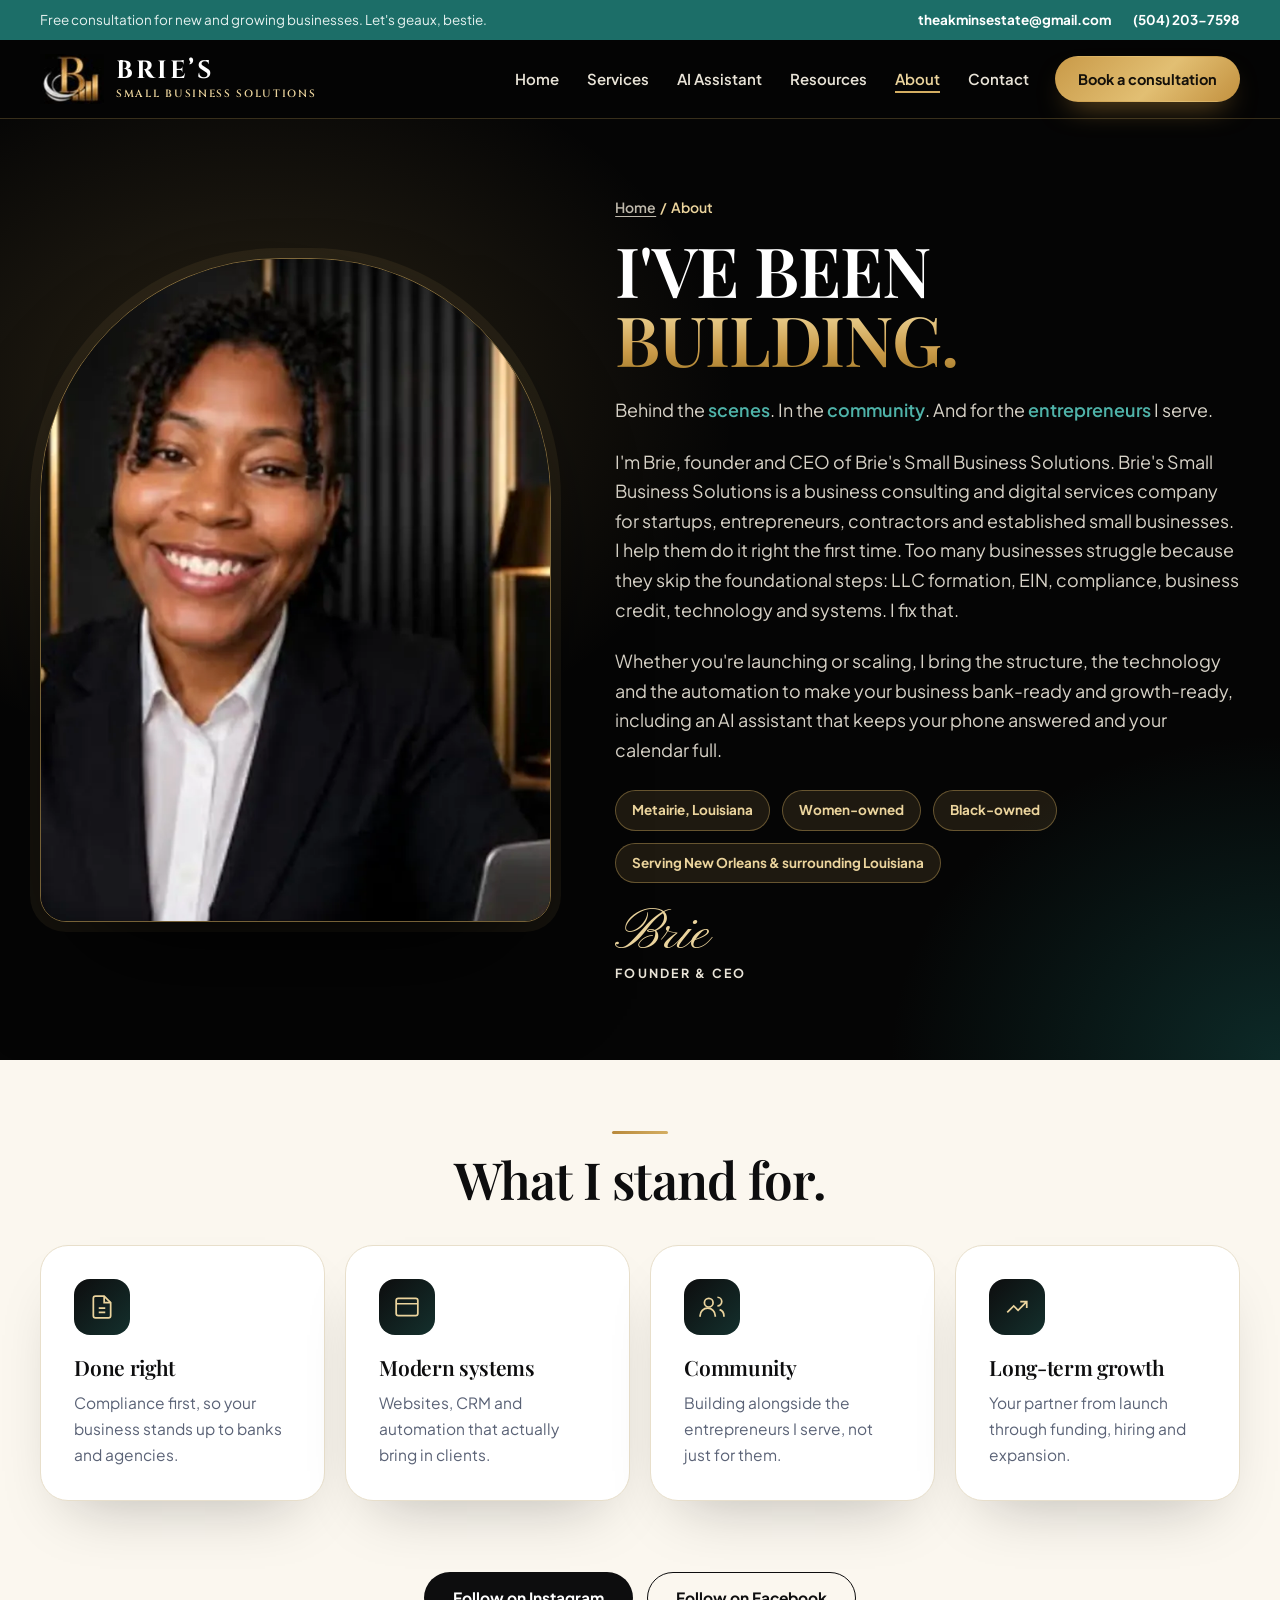
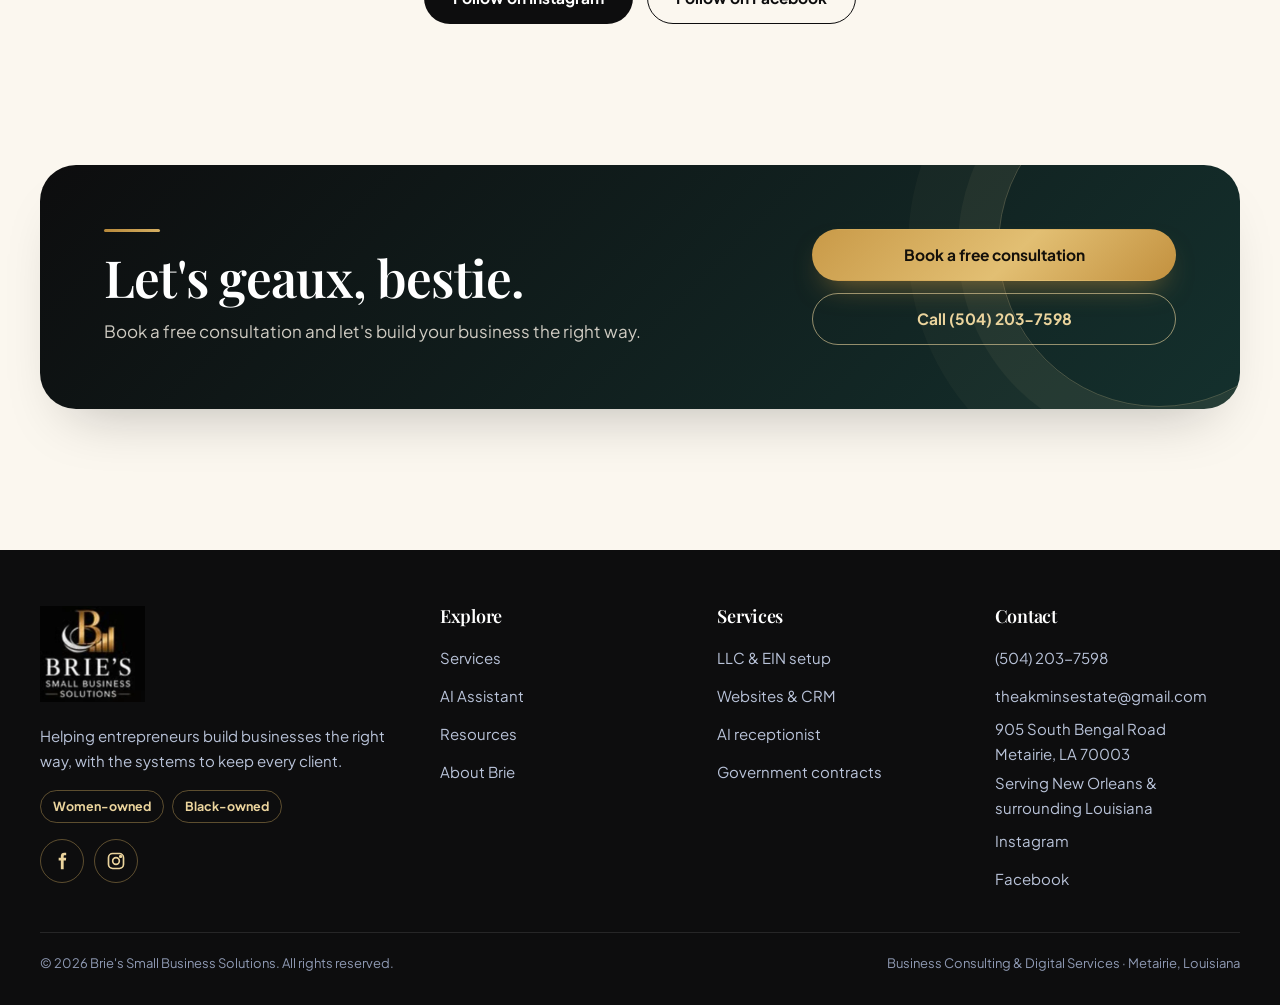
<file: about.html>
<!doctype html>
<html lang="en"><head>
<meta charset="utf-8"><meta name="viewport" content="width=device-width, initial-scale=1">
<title>About Brie | Brie's Small Business Solutions</title>
<meta name="description" content="Meet Brie, founder and CEO of Brie's Small Business Solutions in Metairie, Louisiana, helping entrepreneurs build businesses the right way.">
<link rel="canonical" href="https://briessmallbusinesssolutions.com/about.html">
<meta property="og:title" content="About Brie | Brie's Small Business Solutions"><meta property="og:description" content="Meet Brie, founder and CEO of Brie's Small Business Solutions in Metairie, Louisiana, helping entrepreneurs build businesses the right way."><meta property="og:type" content="website"><meta property="og:url" content="https://briessmallbusinesssolutions.com/about.html"><meta property="og:image" content="https://briessmallbusinesssolutions.com/images/office.jpg"><meta property="og:image:width" content="1400"><meta property="og:image:height" content="1050"><meta name="twitter:card" content="summary_large_image"><meta name="twitter:title" content="About Brie | Brie's Small Business Solutions"><meta name="twitter:description" content="Meet Brie, founder and CEO of Brie's Small Business Solutions in Metairie, Louisiana, helping entrepreneurs build businesses the right way."><meta name="twitter:image" content="https://briessmallbusinesssolutions.com/images/office.jpg">
<meta name="theme-color" content="#0E1A33">
<link rel="icon" href="data:image/svg+xml,%3Csvg xmlns='http://www.w3.org/2000/svg' viewBox='0 0 64 64'%3E%3Crect width='64' height='64' rx='16' fill='%230E1A33'/%3E%3Ctext x='25' y='45' text-anchor='middle' font-family='Georgia,serif' font-size='36' font-weight='700' fill='%23EBD49D'%3EB%3C/text%3E%3Crect x='39' y='35' width='4' height='11' fill='%23D4AE62'/%3E%3Crect x='45' y='28' width='4' height='18' fill='%23D4AE62'/%3E%3Crect x='51' y='20' width='4' height='26' fill='%23EBD49D'/%3E%3C/svg%3E">
<script type="application/ld+json">{"@context": "https://schema.org", "@type": "ProfessionalService", "@id": "https://briessmallbusinesssolutions.com/#business", "name": "Brie's Small Business Solutions", "url": "https://briessmallbusinesssolutions.com/", "logo": "https://briessmallbusinesssolutions.com/images/brie-logo.png", "image": "https://briessmallbusinesssolutions.com/images/brie-portrait.jpg", "description": "Business consulting and digital services for startups, entrepreneurs, contractors and established small businesses.", "telephone": "+15042037598", "email": "theakminsestate@gmail.com", "slogan": "Helping Entrepreneurs Build Businesses the Right Way.", "address": {"@type": "PostalAddress", "streetAddress": "905 South Bengal Road", "addressLocality": "Metairie", "addressRegion": "LA", "postalCode": "70003", "addressCountry": "US"}, "areaServed": [{"@type": "City", "name": "New Orleans"}, {"@type": "City", "name": "Metairie"}, {"@type": "State", "name": "Louisiana"}], "founder": {"@type": "Person", "name": "Brie Williams", "jobTitle": "Founder & CEO"}, "sameAs": ["https://www.facebook.com/profile.php?id=61577362222873", "https://www.instagram.com/briessmallbusinesssolutions/"]}</script>
<link rel="preconnect" href="https://fonts.googleapis.com"><link rel="preconnect" href="https://fonts.gstatic.com" crossorigin>
<link href="https://fonts.googleapis.com/css2?family=Playfair+Display:ital,wght@0,500;0,600;0,700;1,500;1,600&family=Plus+Jakarta+Sans:wght@400;500;600;700&family=Pinyon+Script&family=Cinzel:wght@600;700&display=swap" rel="stylesheet">
<style>
:root{
  --cream:#FBF7EF;--cream-2:#F4EDDF;--white:#FFFFFF;
  --navy:#0D0D0E;--navy-2:#171718;--navy-3:#232325;--teal:#1C6E68;--teal-lt:#4FB3A9;
  --gold:#B8893B;--gold-2:#D4AE62;--gold-lt:#EBD49D;
  --ink:#18203A;--muted:#5A6276;--line:#E8DFCB;
  --r-lg:28px;--r-md:18px;--pad:clamp(40px,5.5vw,72px);
  --ease:cubic-bezier(.23,1,.32,1);
  --serif:"Playfair Display",Georgia,serif;--sans:"Plus Jakarta Sans",system-ui,sans-serif;
  --shadow:0 30px 60px -30px rgba(13,13,14,.28);
}
*{box-sizing:border-box;margin:0;padding:0}
html{scroll-behavior:smooth;-webkit-text-size-adjust:100%}
body{font-family:var(--sans);font-size:17px;line-height:1.65;color:var(--ink);background:var(--cream);-webkit-font-smoothing:antialiased;overflow-x:hidden}
img{display:block;max-width:100%;height:auto}
a{color:inherit}
button{font:inherit}
:focus-visible{outline:2px solid var(--gold);outline-offset:3px;border-radius:8px}
.wrap{width:min(1200px,100% - 32px);margin-inline:auto}
h1,h2,h3{font-family:var(--serif);font-weight:600;line-height:1.08;letter-spacing:-.015em;color:var(--navy)}
h1{font-size:clamp(42px,5.6vw,76px)}
h2{font-size:clamp(32px,4vw,52px)}
h3{font-size:clamp(21px,1.8vw,25px);line-height:1.2}
.lede{font-size:clamp(17px,1.4vw,19px);color:var(--muted);max-width:60ch}
.pill{display:inline-flex;align-items:center;gap:10px;padding:8px 16px;border-radius:999px;background:var(--white);border:1px solid var(--line);font-size:13.5px;font-weight:600;color:var(--navy)}
.pill i{width:8px;height:8px;border-radius:50%;background:var(--gold-2);box-shadow:0 0 0 4px rgba(212,174,98,.22)}
.band{padding-block:var(--pad)}
.head{max-width:760px;margin-bottom:38px}
.head .lede{margin-top:14px}
.center{text-align:center;margin-inline:auto}
.center .lede{margin-inline:auto}
.gold-rule{display:block;width:56px;height:3px;border-radius:3px;background:linear-gradient(90deg,var(--gold),var(--gold-2));margin-bottom:18px}
.center .gold-rule{margin-inline:auto}

/* buttons */
.btn{display:inline-flex;align-items:center;justify-content:center;gap:10px;min-height:52px;padding:14px 28px;border-radius:999px;border:1.5px solid transparent;font:700 15.5px/1 var(--sans);text-decoration:none;cursor:pointer;transition:transform .16s var(--ease),background-color .25s var(--ease),border-color .25s var(--ease),color .25s var(--ease),box-shadow .25s var(--ease)}
.btn:active{transform:scale(.97)}
.btn-gold{background:linear-gradient(135deg,#C99A48,#E2BF73 55%,#C3913F);color:#14100A;box-shadow:0 14px 30px -14px rgba(184,137,59,.8)}
.btn-navy{background:var(--navy);color:#fff}
.btn-line{border-color:var(--navy);color:var(--navy);background:transparent}
.btn-ghost{border-color:rgba(235,212,157,.6);color:var(--gold-lt);background:transparent}
@media (hover:hover) and (pointer:fine){
  .btn-gold:hover{box-shadow:0 18px 36px -14px rgba(184,137,59,.95)}
  .btn-navy:hover{background:var(--navy-3)}
  .btn-line:hover{background:var(--navy);color:#fff}
  .btn-ghost:hover{border-color:var(--gold-lt);color:#fff}
  .lift:hover{transform:translateY(-4px);box-shadow:0 40px 70px -35px rgba(13,13,14,.35)}
}

/* top bar + header */
.topbar{background:var(--teal);color:#E6F2F0;font-size:13.5px}
.topbar .wrap{display:flex;justify-content:space-between;align-items:center;gap:16px;min-height:40px}
.topbar a{color:#fff;font-weight:700;text-decoration:none}
.topbar .tb-r{display:flex;gap:22px}
.site-head{position:sticky;top:0;z-index:60;background:#040404;border-bottom:1px solid rgba(212,174,98,.25)}
.site-head .wrap{display:flex;align-items:center;gap:26px;min-height:78px}
.brand{display:flex;align-items:center;gap:12px;text-decoration:none;flex:none}
.brand .mark{height:50px;width:auto}
.wm{display:grid;line-height:1;gap:6px}
.wm b{font-family:Cinzel,var(--serif);font-weight:700;font-size:25px;letter-spacing:.1em;color:#fff}
.wm small{font-family:Cinzel,var(--serif);font-weight:600;font-size:10.5px;letter-spacing:.16em;color:var(--gold-lt)}
.brand-t{display:grid;line-height:1.05}
.brand-t b{font-family:var(--serif);font-size:22px;color:var(--navy);font-weight:700}
.brand-t small{font-size:11.5px;letter-spacing:.08em;color:var(--gold);font-weight:700}
.nav{margin-left:auto}
.nav ul{display:flex;gap:28px;list-style:none}
.nav a{display:inline-flex;align-items:center;min-height:44px;text-decoration:none;font-size:15px;font-weight:600;color:#E9E4D8;position:relative}
.nav a:hover,.nav a[aria-current="page"]{color:var(--gold-lt)}
.nav a::after{content:"";position:absolute;left:0;right:0;bottom:8px;height:2px;background:var(--gold-2);transform:scaleX(0);transform-origin:left;transition:transform .3s var(--ease)}
.nav a:hover::after,.nav a[aria-current="page"]::after{transform:scaleX(1)}
.site-head .btn{min-height:46px;padding:12px 22px;font-size:14.5px}

/* sub-page hero */
.page-hero{position:relative;background:var(--navy);color:#fff;overflow:hidden;padding-block:clamp(56px,7vw,96px)}
.page-hero::before{content:"";position:absolute;inset:0;background:radial-gradient(700px 400px at 85% 0%,rgba(212,174,98,.28),transparent 65%),radial-gradient(600px 400px at 0% 100%,rgba(28,110,104,.45),transparent 70%)}
.page-hero .wrap{position:relative}
.page-hero h1{color:#fff;max-width:18ch}
.page-hero .lede{color:#CFCBC2;margin-top:18px}
.crumbs{font-size:14px;color:var(--gold-lt);margin-bottom:16px;font-weight:600}
.crumbs a{text-decoration:underline;text-underline-offset:3px;color:#C9D1E4}

/* cards */
.card{background:var(--white);border:1px solid var(--line);border-radius:var(--r-lg);padding:clamp(24px,2.6vw,34px);box-shadow:var(--shadow);transition:transform .3s var(--ease),box-shadow .3s var(--ease)}
.card p{color:var(--muted);font-size:15.5px;margin-top:10px}
.ticks{list-style:none;display:grid;gap:10px;margin-top:18px}
.ticks li{position:relative;padding-left:30px;font-size:15.5px;font-weight:500}
.ticks li::before{content:"";position:absolute;left:0;top:3px;width:20px;height:20px;border-radius:50%;background:rgba(212,174,98,.18) url("data:image/svg+xml,%3Csvg xmlns='http://www.w3.org/2000/svg' viewBox='0 0 24 24' fill='none' stroke='%23B8893B' stroke-width='3' stroke-linecap='round' stroke-linejoin='round'%3E%3Cpath d='M5 12l5 5 9-10'/%3E%3C/svg%3E") center/12px no-repeat}
.icon{width:56px;height:56px;border-radius:16px;display:grid;place-items:center;background:linear-gradient(135deg,#0D0D0E,#14302D);color:var(--gold-lt);margin-bottom:20px}

/* navy feature band */
.navy-band{background:var(--navy);color:#fff;position:relative;overflow:hidden}
.navy-band::before{content:"";position:absolute;inset:0;background:radial-gradient(800px 500px at 100% 0%,rgba(212,174,98,.18),transparent 60%);pointer-events:none}
.navy-band .wrap{position:relative}
.navy-band h2,.navy-band h3{color:#fff}
.navy-band .lede{color:#CFCBC2}

/* calculator */
.calc{background:rgba(255,255,255,.06);border:1px solid rgba(235,212,157,.25);border-radius:var(--r-lg);padding:clamp(24px,3vw,38px)}
.calc h3{color:#fff}
.calc > p{color:#B9C3D9;font-size:15px;margin-top:6px}
.field{margin-top:20px}
.field label{display:flex;justify-content:space-between;gap:12px;font-size:15px;color:#E3E8F3;font-weight:600}
.field output{font-family:var(--serif);font-size:21px;color:var(--gold-lt);font-weight:700}
input[type=range]{-webkit-appearance:none;appearance:none;width:100%;height:44px;background:transparent;cursor:pointer}
input[type=range]::-webkit-slider-runnable-track{height:5px;border-radius:5px;background:linear-gradient(90deg,var(--gold-2) var(--p,50%),rgba(255,255,255,.16) var(--p,50%))}
input[type=range]::-moz-range-track{height:5px;border-radius:5px;background:rgba(255,255,255,.16)}
input[type=range]::-moz-range-progress{height:5px;border-radius:5px;background:var(--gold-2)}
input[type=range]::-webkit-slider-thumb{-webkit-appearance:none;width:24px;height:24px;margin-top:-9.5px;border-radius:50%;background:#fff;border:4px solid var(--gold-2);box-shadow:0 4px 12px rgba(0,0,0,.35)}
input[type=range]::-moz-range-thumb{width:18px;height:18px;border-radius:50%;background:#fff;border:4px solid var(--gold-2)}
.result{margin-top:24px;padding-top:22px;border-top:1px solid rgba(235,212,157,.25)}
.result small{display:block;color:#B9C3D9;font-size:14.5px}
.result .amt{font-family:var(--serif);font-weight:700;font-size:clamp(48px,6vw,72px);line-height:1;color:var(--gold-lt);margin-top:8px;font-variant-numeric:lining-nums tabular-nums}
.result .yr{color:#E3E8F3;font-size:15.5px;margin-top:8px}
.fine{font-size:12.5px;color:#8F9AB4;margin-top:12px}

/* CTA band */
.cta-band{position:relative;border-radius:36px;overflow:hidden;background:linear-gradient(135deg,#0D0D0E 0%,#14302D 100%);color:#fff;padding:clamp(36px,5vw,64px);display:grid;grid-template-columns:1.3fr .7fr;gap:32px;align-items:center;box-shadow:var(--shadow)}
.cta-band::after{content:"";position:absolute;right:-80px;top:-80px;width:320px;height:320px;border-radius:50%;border:1px solid rgba(235,212,157,.25);box-shadow:0 0 0 40px rgba(235,212,157,.05),0 0 0 90px rgba(235,212,157,.03)}
.cta-band h2{color:#fff}
.cta-band p{color:#CFCBC2;margin-top:12px}
.cta-band .acts{display:flex;flex-direction:column;gap:12px;position:relative;z-index:1}

/* footer */
.site-foot{background:var(--navy);color:#B9C3D9;font-size:15px;padding-block:56px 30px;margin-top:var(--pad)}
.foot-grid{display:grid;grid-template-columns:1.5fr 1fr 1fr 1fr;gap:32px}
.site-foot h4{font-family:var(--serif);color:#fff;font-size:18px;margin-bottom:14px;font-weight:600}
.site-foot ul{list-style:none;display:grid;gap:4px}
.site-foot a{text-decoration:none;display:inline-flex;align-items:center;min-height:34px}
.site-foot a:hover{color:var(--gold-lt)}
.site-foot .brand img{height:96px;width:auto}
.foot-base{margin-top:36px;padding-top:20px;border-top:1px solid rgba(255,255,255,.1);display:flex;justify-content:space-between;flex-wrap:wrap;gap:12px;font-size:13px;color:#8F9AB4}

/* greeting bubble */
#greet{position:fixed;right:24px;bottom:96px;z-index:999998;max-width:252px;background:#fff;color:var(--ink);border:1px solid var(--line);border-radius:20px 20px 4px 20px;padding:16px 42px 16px 16px;font-size:14.5px;line-height:1.45;box-shadow:0 22px 50px -16px rgba(13,13,14,.45);opacity:0;transform:translateY(8px);pointer-events:none;transition:opacity .35s var(--ease),transform .35s var(--ease)}
#greet.show{opacity:1;transform:none;pointer-events:auto}
#greet b{display:block;font-family:var(--serif);font-size:17px;color:var(--navy);margin-bottom:2px}
#greet-x{position:absolute;top:2px;right:2px;width:40px;height:40px;border:0;background:transparent;font-size:20px;color:#5F6370;cursor:pointer}

@media (max-width:1060px){.nav ul{gap:18px}.topbar .tb-r a:first-child{display:none}}
@media (max-width:900px){.cta-band{grid-template-columns:1fr}.foot-grid{grid-template-columns:1fr 1fr}}
@media (max-width:780px){
  body{font-size:16px}
  .brand .mark{height:40px}.wm b{font-size:21px}.wm small{font-size:9px}
  .topbar .tb-l{display:none}.topbar .wrap{justify-content:center}
  .site-head .wrap{flex-wrap:wrap;gap:4px 14px;min-height:0;padding-block:10px 2px}
  .site-head .btn{display:none}
  .nav{order:3;width:100%;margin-left:0;overflow-x:auto;scrollbar-width:none;-webkit-overflow-scrolling:touch}
  .nav::-webkit-scrollbar{display:none}
  .nav ul{white-space:nowrap;gap:22px}
  .foot-grid{grid-template-columns:1fr}
  #greet{right:16px;bottom:92px}
}
@media (prefers-reduced-motion:reduce){*,*::before,*::after{animation:none!important;transition:none!important;scroll-behavior:auto!important}}

.badges{display:flex;gap:8px;margin-top:16px;flex-wrap:wrap}
.badges span{font-size:12.5px;font-weight:700;color:var(--gold-lt);border:1px solid rgba(212,174,98,.4);border-radius:999px;padding:5px 12px}
.socials{display:flex;gap:10px;margin-top:16px}
.socials a{width:44px;height:44px;border-radius:50%;border:1px solid rgba(212,174,98,.4);display:grid;place-items:center;color:var(--gold-lt);min-height:0}
.socials a:hover{background:var(--gold-2);color:#0D0D0E}

.site-foot h3.fh{font-family:var(--serif);color:#fff;font-size:18px;margin-bottom:14px;font-weight:600;line-height:1.2}
@media (max-width:780px){
  .nav li.nm{display:none}
  .nav ul{gap:18px;justify-content:space-between}
  .nav{overflow-x:visible}
  #greet{max-width:none;width:auto;padding:9px 40px 9px 14px;bottom:86px;right:16px;border-radius:999px 999px 4px 999px}
  #greet .gt{display:none}
  #greet b{font-size:15px;margin:0;white-space:nowrap}
  #greet-x{top:50%;transform:translateY(-50%);width:36px;height:36px}
}


.about-hero{background:#050505;color:#fff;position:relative;overflow:hidden}
.about-hero::before{content:"";position:absolute;inset:0;background:radial-gradient(800px 600px at 20% 30%,rgba(212,174,98,.18),transparent 60%),radial-gradient(600px 500px at 100% 100%,rgba(28,110,104,.35),transparent 65%)}
.about-hero .wrap{position:relative;display:grid;grid-template-columns:.9fr 1.1fr;gap:clamp(28px,5vw,80px);align-items:center;padding-block:clamp(48px,6vw,88px)}
.ap{border-radius:240px 240px 26px 26px;overflow:hidden;border:1px solid rgba(212,174,98,.55);box-shadow:0 60px 120px -40px rgba(0,0,0,.9),0 0 0 10px rgba(212,174,98,.08);position:relative}
.ap img{width:100%;height:auto;aspect-ratio:4/5.2;object-fit:cover;object-position:50% 18%}
.about-hero h1{color:#fff;text-transform:uppercase;font-size:clamp(40px,5.4vw,76px);line-height:1}
.about-hero h1 span{display:block;background:linear-gradient(180deg,#F2DCA0,#C99A48 70%,#A9802F);-webkit-background-clip:text;background-clip:text;color:transparent}
.about-hero .lede{color:#D8D3C8;margin-top:22px}
.about-hero .lede em{font-style:normal;color:var(--teal-lt);font-weight:600}
.sign{font-family:"Pinyon Script",cursive;font-size:56px;color:var(--gold-lt);line-height:1;margin-top:24px}
.sign + small{display:block;font-size:12.5px;letter-spacing:.18em;font-weight:700;color:#E9E4D8}
.values{display:grid;grid-template-columns:repeat(4,1fr);gap:20px}
.values .card h3{font-size:21px}
.facts{display:flex;flex-wrap:wrap;gap:12px;margin-top:26px}
.facts span{background:rgba(212,174,98,.12);border:1px solid rgba(212,174,98,.4);color:var(--gold-lt);font-weight:700;font-size:13.5px;padding:8px 16px;border-radius:999px}
@media (max-width:980px){.about-hero .wrap{grid-template-columns:1fr}.values{grid-template-columns:1fr 1fr}.ap{max-width:440px}}
@media (max-width:600px){.values{grid-template-columns:1fr}}

</style></head><body>
<aside class="topbar" aria-label="Contact bar"><div class="wrap"><span class="tb-l">Free consultation for new and growing businesses. Let's geaux, bestie.</span><span class="tb-r"><a href="mailto:theakminsestate@gmail.com">theakminsestate@gmail.com</a><a href="tel:+15042037598">(504) 203-7598</a></span></div></aside>
<header class="site-head"><div class="wrap">
<a class="brand" href="index.html" aria-label="Brie's Small Business Solutions, home"><img class="mark" src="images/brie-mark.webp" alt="" width="64" height="50"><span class="wm"><b>BRIE’S</b><small>SMALL BUSINESS SOLUTIONS</small></span></a>
<nav class="nav" aria-label="Main"><ul><li class="nm"><a href="index.html">Home</a></li><li><a href="services.html">Services</a></li><li><a href="ai-assistant.html">AI Assistant</a></li><li class="nm"><a href="resources.html">Resources</a></li><li><a href="about.html" aria-current="page">About</a></li><li><a href="contact.html">Contact</a></li></ul></nav>
<a class="btn btn-gold" href="https://app.calldirector.ai/book/brie-consultation">Book a consultation</a>
</div></header>
<main>

<section class="about-hero"><div class="wrap">
<div class="ap"><img src="images/brie-portrait.webp" alt="Brie, founder and CEO of Brie's Small Business Solutions" width="650" height="950"></div>
<div>
<p class="crumbs" style="color:var(--gold-lt)"><a href="index.html" style="color:#BFB9AC">Home</a> &nbsp;/&nbsp; About</p>
<h1>I've been<span>building.</span></h1>
<p class="lede">Behind the <em>scenes</em>. In the <em>community</em>. And for the <em>entrepreneurs</em> I serve.</p>
<p class="lede">I'm Brie, founder and CEO of Brie's Small Business Solutions. Brie's Small Business Solutions is a business consulting and digital services company for startups, entrepreneurs, contractors and established small businesses. I help them do it right the first time. Too many businesses struggle because they skip the foundational steps: LLC formation, EIN, compliance, business credit, technology and systems. I fix that.</p>
<p class="lede">Whether you're launching or scaling, I bring the structure, the technology and the automation to make your business bank-ready and growth-ready, including an AI assistant that keeps your phone answered and your calendar full.</p>
<div class="facts"><span>Metairie, Louisiana</span><span>Women-owned</span><span>Black-owned</span><span>Serving New Orleans &amp; surrounding Louisiana</span></div>
<div class="sign">Brie</div><small>FOUNDER &amp; CEO</small>
</div>
</div></section>
<section class="band"><div class="wrap">
<div class="head center"><span class="gold-rule"></span><h2>What I stand for.</h2></div>
<div class="values">
<div class="card"><div class="icon"><svg width="26" height="26" viewBox="0 0 24 24" fill="none" stroke="currentColor" stroke-width="1.6"><path d="M14 2H6a2 2 0 0 0-2 2v16a2 2 0 0 0 2 2h12a2 2 0 0 0 2-2V8z"/><path d="M14 2v6h6M9 13h6M9 17h6"/></svg></div><h3>Done right</h3><p>Compliance first, so your business stands up to banks and agencies.</p></div>
<div class="card"><div class="icon"><svg width="26" height="26" viewBox="0 0 24 24" fill="none" stroke="currentColor" stroke-width="1.6"><rect x="2" y="4" width="20" height="16" rx="2"/><path d="M2 9h20M6 6.5h.01M9 6.5h.01"/></svg></div><h3>Modern systems</h3><p>Websites, CRM and automation that actually bring in clients.</p></div>
<div class="card"><div class="icon"><svg width="26" height="26" viewBox="0 0 24 24" fill="none" stroke="currentColor" stroke-width="1.6"><circle cx="9" cy="8" r="4"/><path d="M1 21v-1a7 7 0 0 1 14 0v1M17 11a4 4 0 0 0 0-8M23 21v-1a6 6 0 0 0-4-5.6"/></svg></div><h3>Community</h3><p>Building alongside the entrepreneurs I serve, not just for them.</p></div>
<div class="card"><div class="icon"><svg width="26" height="26" viewBox="0 0 24 24" fill="none" stroke="currentColor" stroke-width="1.6"><path d="M3 17l6-6 4 4 8-8M15 7h6v6"/></svg></div><h3>Long-term growth</h3><p>Your partner from launch through funding, hiring and expansion.</p></div>
</div></div></section>
<section class="band" style="padding-top:0"><div class="wrap" style="display:flex;justify-content:center;gap:14px;flex-wrap:wrap">
<a class="btn btn-navy" href="https://www.instagram.com/briessmallbusinesssolutions/" target="_blank" rel="noopener">Follow on Instagram</a>
<a class="btn btn-line" href="https://www.facebook.com/profile.php?id=61577362222873" target="_blank" rel="noopener">Follow on Facebook</a>
</div></section>
<section class="band"><div class="wrap"><div class="cta-band">
<div><span class="gold-rule"></span><h2>Let's geaux, bestie.</h2><p>Book a free consultation and let's build your business the right way.</p></div>
<div class="acts"><a class="btn btn-gold" href="https://app.calldirector.ai/book/brie-consultation">Book a free consultation</a><a class="btn btn-ghost" href="tel:+15042037598">Call (504) 203-7598</a></div>
</div></div></section>
</main>
<footer class="site-foot"><div class="wrap">
<div class="foot-grid">
<div><a class="brand" href="index.html" aria-label="Brie's Small Business Solutions, home"><img src="images/brie-logo.webp" alt="Brie's Small Business Solutions" width="92" height="84"></a>
<p style="margin-top:16px;max-width:34ch">Helping entrepreneurs build businesses the right way, with the systems to keep every client.</p>
<p class="badges"><span>Women-owned</span><span>Black-owned</span></p>
<div class="socials"><a href="https://www.facebook.com/profile.php?id=61577362222873" target="_blank" rel="noopener" aria-label="Brie's Small Business Solutions on Facebook"><svg width="20" height="20" viewBox="0 0 24 24" fill="currentColor"><path d="M14 8V6.5c0-.8.2-1.3 1.4-1.3H17V2.2C16.7 2.1 15.7 2 14.6 2 12.2 2 10.6 3.4 10.6 6.1V8H8v3.4h2.6V22H14V11.4h2.7L17 8z"/></svg></a><a href="https://www.instagram.com/briessmallbusinesssolutions/" target="_blank" rel="noopener" aria-label="Brie's Small Business Solutions on Instagram"><svg width="20" height="20" viewBox="0 0 24 24" fill="none" stroke="currentColor" stroke-width="2"><rect x="3" y="3" width="18" height="18" rx="5"/><circle cx="12" cy="12" r="4"/><circle cx="17.5" cy="6.5" r="1" fill="currentColor"/></svg></a></div></div>
<div><h3 class="fh">Explore</h3><ul><li><a href="services.html">Services</a></li><li><a href="ai-assistant.html">AI Assistant</a></li><li><a href="resources.html">Resources</a></li><li><a href="about.html">About Brie</a></li></ul></div>
<div><h3 class="fh">Services</h3><ul><li><a href="services.html#start">LLC &amp; EIN setup</a></li><li><a href="services.html#presence">Websites &amp; CRM</a></li><li><a href="ai-assistant.html">AI receptionist</a></li><li><a href="services.html#grow">Government contracts</a></li></ul></div>
<div><h3 class="fh">Contact</h3><ul><li><a href="tel:+15042037598">(504) 203-7598</a></li><li><a href="mailto:theakminsestate@gmail.com">theakminsestate@gmail.com</a></li><li><span style="min-height:34px;display:flex;align-items:center">905 South Bengal Road<br>Metairie, LA 70003</span></li><li><span style="min-height:34px;display:flex;align-items:center">Serving New Orleans &amp; surrounding Louisiana</span></li><li><a href="https://www.instagram.com/briessmallbusinesssolutions/" target="_blank" rel="noopener">Instagram</a></li><li><a href="https://www.facebook.com/profile.php?id=61577362222873" target="_blank" rel="noopener">Facebook</a></li></ul></div>
</div>
<div class="foot-base"><span>© 2026 Brie's Small Business Solutions. All rights reserved.</span><span>Business Consulting &amp; Digital Services · Metairie, Louisiana</span></div>
</div></footer>
<div id="greet" role="dialog" aria-label="Chat greeting"><button type="button" id="greet-x" aria-label="Dismiss">×</button><b>Need a quick answer?</b><span class="gt">I'm Brie's assistant. Ask me anything about starting or growing your business, or book a free consultation.</span></div>
<script>
(function(){var g=document.getElementById('greet'),t,d=false;function s(){g.classList.add('show');clearTimeout(t);t=setTimeout(function(){g.classList.remove('show')},g.dataset.m?6000:15000)}
var mob=matchMedia('(max-width:780px)').matches;if(mob){g.dataset.m='1'}var hh=document.querySelector('.hero .portrait-wrap');if(!mob&&!hh){setTimeout(function(){if(!d)s()},2500)}else if(!(mob&&/contact/.test(location.pathname))){var fired=0;addEventListener('scroll',function(){if(hh&&scrollY<innerHeight*.5)g.classList.remove('show');if(!fired&&!d&&scrollY>(hh?innerHeight*.75:innerHeight*1.1)){fired=1;setTimeout(function(){if(!d)s()},1200)}},{passive:true})}document.getElementById('greet-x').addEventListener('click',function(){d=true;clearTimeout(t);g.classList.remove('show')});
[].forEach.call(document.querySelectorAll('[data-open-chat]'),function(b){b.addEventListener('click',function(e){e.preventDefault();var l=document.querySelector('[id*="paymegpt"] button,[class*="paymegpt"] button,[id*="calldirector"] button,[class*="calldirector"] button');if(l)l.click();else s()})});
var c=document.getElementById('r-calls');if(c){var r=document.getElementById('r-rate'),v=document.getElementById('r-value'),f=function(n){return '$'+Math.round(n).toLocaleString('en-US')};
function fill(el){el.style.setProperty('--p',((el.value-el.min)/(el.max-el.min)*100)+'%')}
function calc(){[c,r,v].forEach(fill);document.getElementById('o-calls').textContent=c.value;document.getElementById('o-rate').textContent=r.value+'%';document.getElementById('o-value').textContent=f(+v.value);var m=c.value*(52/12)*(r.value/100)*v.value;document.getElementById('amt').textContent=f(m);document.getElementById('yr').textContent="That's about "+f(Math.round(m*12/100)*100)+" a year."}
[c,r,v].forEach(function(el){el.addEventListener('input',calc)});calc()}})();
</script>
<script src="https://app.calldirector.ai/widget.js" data-widget="31506327" async></script>

</body></html>
</file>
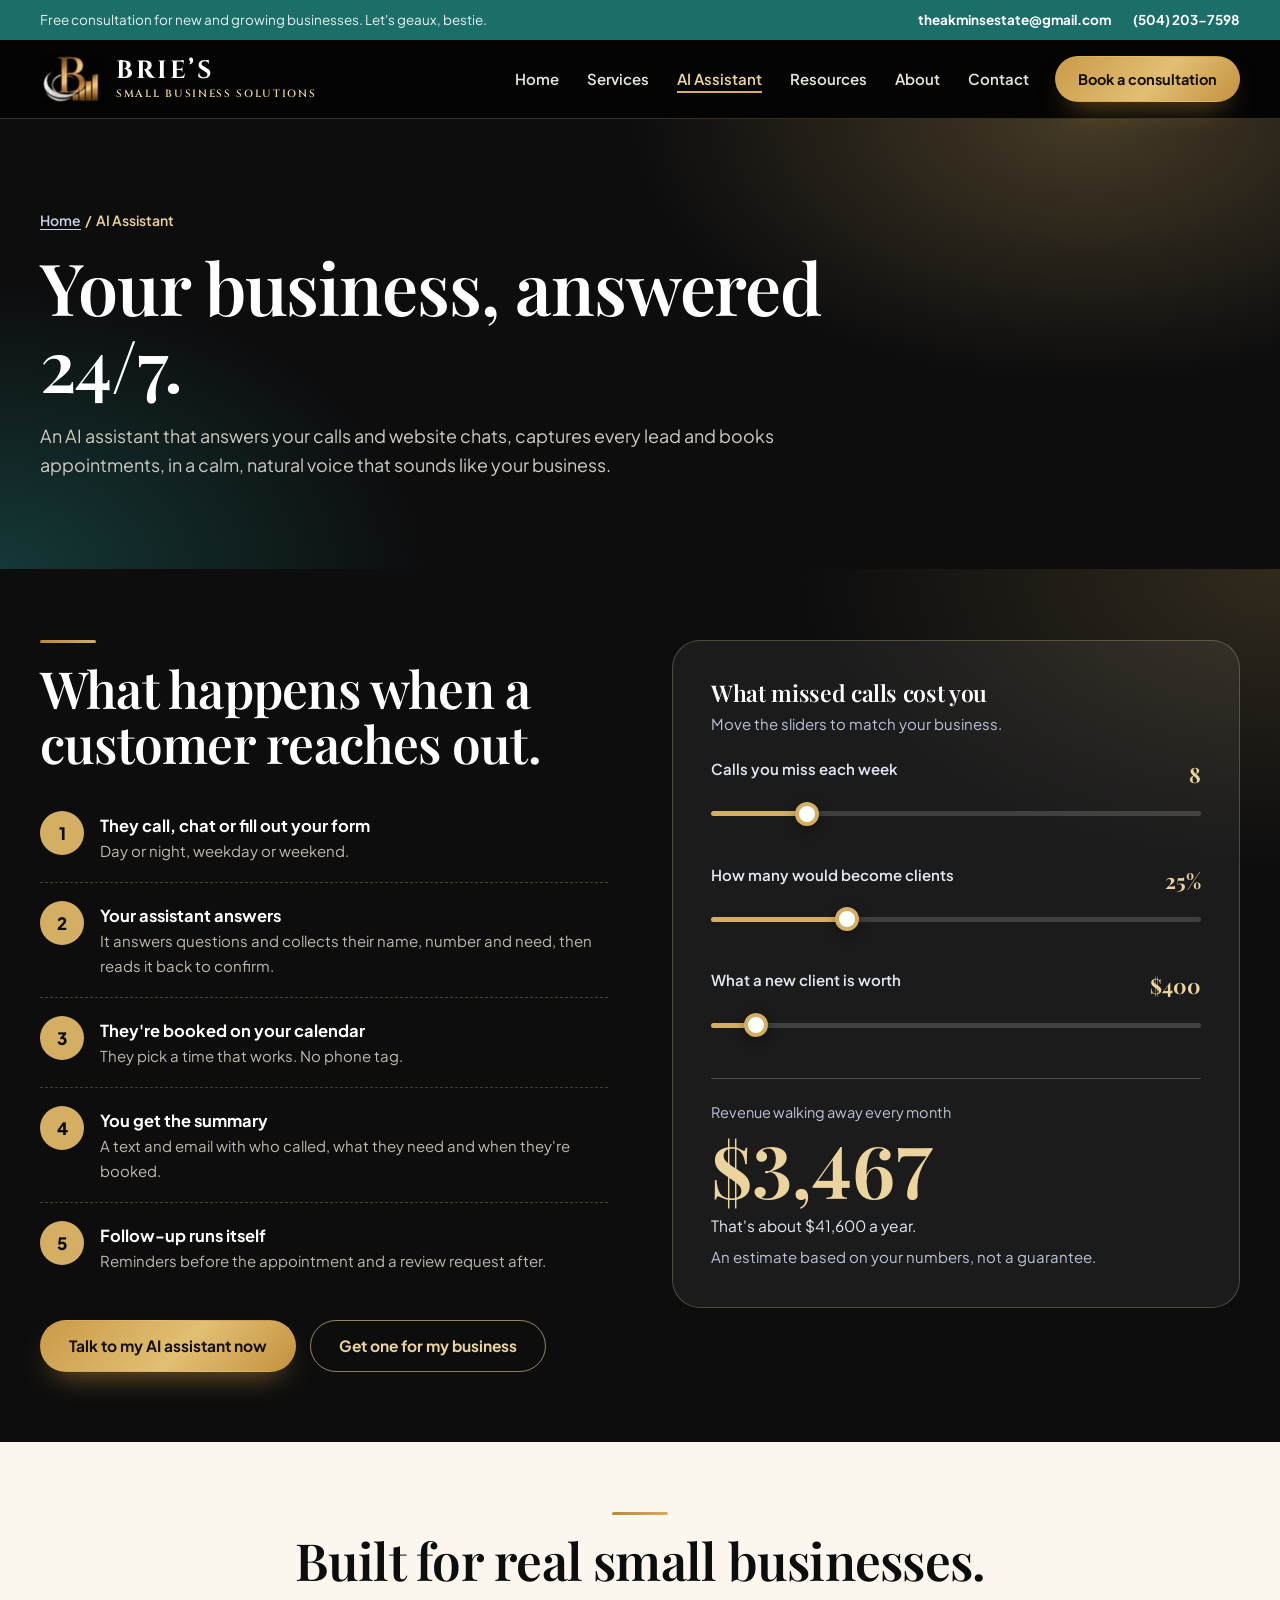
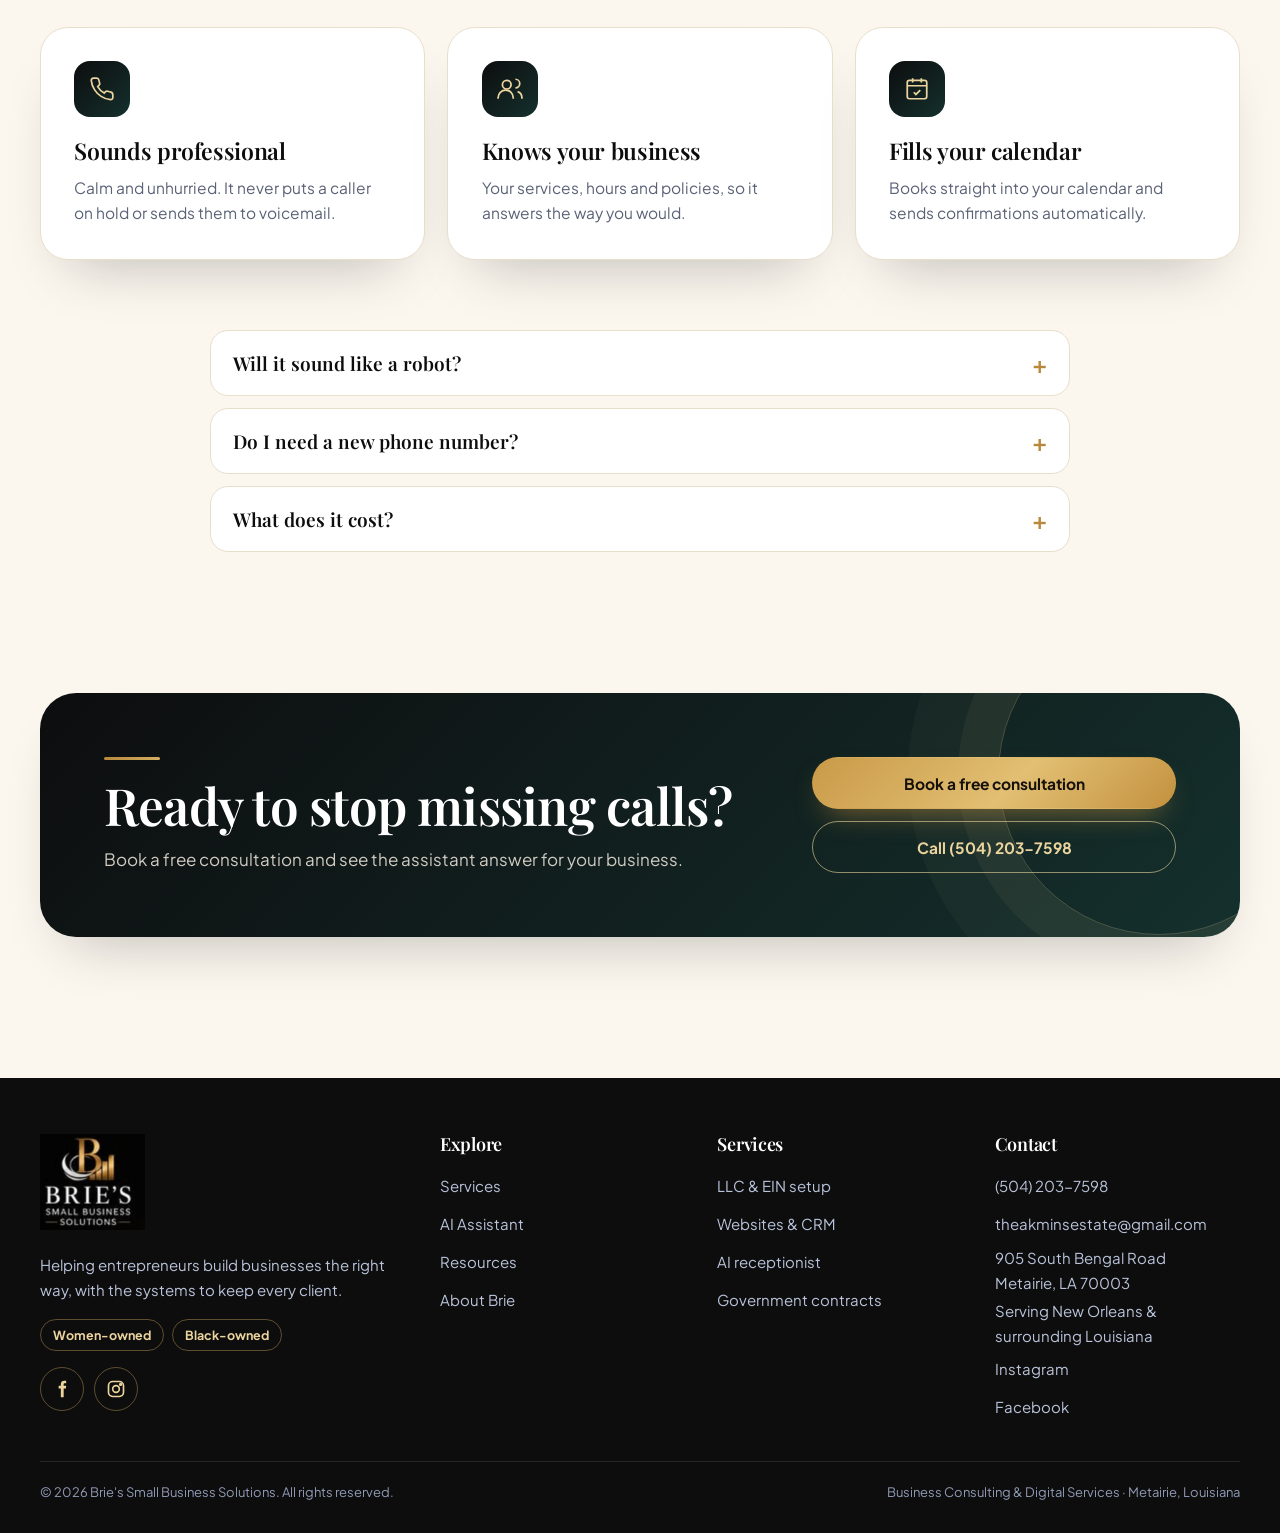
<file: ai-assistant.html>
<!doctype html>
<html lang="en"><head>
<meta charset="utf-8"><meta name="viewport" content="width=device-width, initial-scale=1">
<title>AI Assistant | Brie's Small Business Solutions</title>
<meta name="description" content="An AI assistant that answers your calls and chats, captures every lead and books appointments 24/7.">
<link rel="canonical" href="https://briessmallbusinesssolutions.com/ai-assistant.html">
<meta property="og:title" content="AI Assistant | Brie's Small Business Solutions"><meta property="og:description" content="An AI assistant that answers your calls and chats, captures every lead and books appointments 24/7."><meta property="og:type" content="website"><meta property="og:url" content="https://briessmallbusinesssolutions.com/ai-assistant.html"><meta property="og:image" content="https://briessmallbusinesssolutions.com/images/office.jpg"><meta property="og:image:width" content="1400"><meta property="og:image:height" content="1050"><meta name="twitter:card" content="summary_large_image"><meta name="twitter:title" content="AI Assistant | Brie's Small Business Solutions"><meta name="twitter:description" content="An AI assistant that answers your calls and chats, captures every lead and books appointments 24/7."><meta name="twitter:image" content="https://briessmallbusinesssolutions.com/images/office.jpg">
<meta name="theme-color" content="#0E1A33">
<link rel="icon" href="data:image/svg+xml,%3Csvg xmlns='http://www.w3.org/2000/svg' viewBox='0 0 64 64'%3E%3Crect width='64' height='64' rx='16' fill='%230E1A33'/%3E%3Ctext x='25' y='45' text-anchor='middle' font-family='Georgia,serif' font-size='36' font-weight='700' fill='%23EBD49D'%3EB%3C/text%3E%3Crect x='39' y='35' width='4' height='11' fill='%23D4AE62'/%3E%3Crect x='45' y='28' width='4' height='18' fill='%23D4AE62'/%3E%3Crect x='51' y='20' width='4' height='26' fill='%23EBD49D'/%3E%3C/svg%3E">
<script type="application/ld+json">{"@context": "https://schema.org", "@type": "ProfessionalService", "@id": "https://briessmallbusinesssolutions.com/#business", "name": "Brie's Small Business Solutions", "url": "https://briessmallbusinesssolutions.com/", "logo": "https://briessmallbusinesssolutions.com/images/brie-logo.png", "image": "https://briessmallbusinesssolutions.com/images/brie-portrait.jpg", "description": "Business consulting and digital services for startups, entrepreneurs, contractors and established small businesses.", "telephone": "+15042037598", "email": "theakminsestate@gmail.com", "slogan": "Helping Entrepreneurs Build Businesses the Right Way.", "address": {"@type": "PostalAddress", "streetAddress": "905 South Bengal Road", "addressLocality": "Metairie", "addressRegion": "LA", "postalCode": "70003", "addressCountry": "US"}, "areaServed": [{"@type": "City", "name": "New Orleans"}, {"@type": "City", "name": "Metairie"}, {"@type": "State", "name": "Louisiana"}], "founder": {"@type": "Person", "name": "Brie Williams", "jobTitle": "Founder & CEO"}, "sameAs": ["https://www.facebook.com/profile.php?id=61577362222873", "https://www.instagram.com/briessmallbusinesssolutions/"]}</script><script type="application/ld+json">{"@context": "https://schema.org", "@type": "Service", "name": "AI receptionist", "provider": {"@id": "https://briessmallbusinesssolutions.com/#business"}, "description": "An AI assistant that answers calls and chats, captures leads and books appointments 24/7."}</script><script type="application/ld+json">{"@context": "https://schema.org", "@type": "FAQPage", "mainEntity": [{"@type": "Question", "name": "Will it sound like a robot?", "acceptedAnswer": {"@type": "Answer", "text": "No. It speaks in a calm, natural voice and reads back names and numbers to get them right."}}, {"@type": "Question", "name": "Do I need a new phone number?", "acceptedAnswer": {"@type": "Answer", "text": "Not necessarily. You can get a new business number, or forward your current one to the assistant when you're busy or after hours."}}, {"@type": "Question", "name": "What does it cost?", "acceptedAnswer": {"@type": "Answer", "text": "Every business is different, so Brie gives you a clear plan and one clear price after a free consultation."}}]}</script>
<link rel="preconnect" href="https://fonts.googleapis.com"><link rel="preconnect" href="https://fonts.gstatic.com" crossorigin>
<link href="https://fonts.googleapis.com/css2?family=Playfair+Display:ital,wght@0,500;0,600;0,700;1,500;1,600&family=Plus+Jakarta+Sans:wght@400;500;600;700&family=Pinyon+Script&family=Cinzel:wght@600;700&display=swap" rel="stylesheet">
<style>
:root{
  --cream:#FBF7EF;--cream-2:#F4EDDF;--white:#FFFFFF;
  --navy:#0D0D0E;--navy-2:#171718;--navy-3:#232325;--teal:#1C6E68;--teal-lt:#4FB3A9;
  --gold:#B8893B;--gold-2:#D4AE62;--gold-lt:#EBD49D;
  --ink:#18203A;--muted:#5A6276;--line:#E8DFCB;
  --r-lg:28px;--r-md:18px;--pad:clamp(40px,5.5vw,72px);
  --ease:cubic-bezier(.23,1,.32,1);
  --serif:"Playfair Display",Georgia,serif;--sans:"Plus Jakarta Sans",system-ui,sans-serif;
  --shadow:0 30px 60px -30px rgba(13,13,14,.28);
}
*{box-sizing:border-box;margin:0;padding:0}
html{scroll-behavior:smooth;-webkit-text-size-adjust:100%}
body{font-family:var(--sans);font-size:17px;line-height:1.65;color:var(--ink);background:var(--cream);-webkit-font-smoothing:antialiased;overflow-x:hidden}
img{display:block;max-width:100%;height:auto}
a{color:inherit}
button{font:inherit}
:focus-visible{outline:2px solid var(--gold);outline-offset:3px;border-radius:8px}
.wrap{width:min(1200px,100% - 32px);margin-inline:auto}
h1,h2,h3{font-family:var(--serif);font-weight:600;line-height:1.08;letter-spacing:-.015em;color:var(--navy)}
h1{font-size:clamp(42px,5.6vw,76px)}
h2{font-size:clamp(32px,4vw,52px)}
h3{font-size:clamp(21px,1.8vw,25px);line-height:1.2}
.lede{font-size:clamp(17px,1.4vw,19px);color:var(--muted);max-width:60ch}
.pill{display:inline-flex;align-items:center;gap:10px;padding:8px 16px;border-radius:999px;background:var(--white);border:1px solid var(--line);font-size:13.5px;font-weight:600;color:var(--navy)}
.pill i{width:8px;height:8px;border-radius:50%;background:var(--gold-2);box-shadow:0 0 0 4px rgba(212,174,98,.22)}
.band{padding-block:var(--pad)}
.head{max-width:760px;margin-bottom:38px}
.head .lede{margin-top:14px}
.center{text-align:center;margin-inline:auto}
.center .lede{margin-inline:auto}
.gold-rule{display:block;width:56px;height:3px;border-radius:3px;background:linear-gradient(90deg,var(--gold),var(--gold-2));margin-bottom:18px}
.center .gold-rule{margin-inline:auto}

/* buttons */
.btn{display:inline-flex;align-items:center;justify-content:center;gap:10px;min-height:52px;padding:14px 28px;border-radius:999px;border:1.5px solid transparent;font:700 15.5px/1 var(--sans);text-decoration:none;cursor:pointer;transition:transform .16s var(--ease),background-color .25s var(--ease),border-color .25s var(--ease),color .25s var(--ease),box-shadow .25s var(--ease)}
.btn:active{transform:scale(.97)}
.btn-gold{background:linear-gradient(135deg,#C99A48,#E2BF73 55%,#C3913F);color:#14100A;box-shadow:0 14px 30px -14px rgba(184,137,59,.8)}
.btn-navy{background:var(--navy);color:#fff}
.btn-line{border-color:var(--navy);color:var(--navy);background:transparent}
.btn-ghost{border-color:rgba(235,212,157,.6);color:var(--gold-lt);background:transparent}
@media (hover:hover) and (pointer:fine){
  .btn-gold:hover{box-shadow:0 18px 36px -14px rgba(184,137,59,.95)}
  .btn-navy:hover{background:var(--navy-3)}
  .btn-line:hover{background:var(--navy);color:#fff}
  .btn-ghost:hover{border-color:var(--gold-lt);color:#fff}
  .lift:hover{transform:translateY(-4px);box-shadow:0 40px 70px -35px rgba(13,13,14,.35)}
}

/* top bar + header */
.topbar{background:var(--teal);color:#E6F2F0;font-size:13.5px}
.topbar .wrap{display:flex;justify-content:space-between;align-items:center;gap:16px;min-height:40px}
.topbar a{color:#fff;font-weight:700;text-decoration:none}
.topbar .tb-r{display:flex;gap:22px}
.site-head{position:sticky;top:0;z-index:60;background:#040404;border-bottom:1px solid rgba(212,174,98,.25)}
.site-head .wrap{display:flex;align-items:center;gap:26px;min-height:78px}
.brand{display:flex;align-items:center;gap:12px;text-decoration:none;flex:none}
.brand .mark{height:50px;width:auto}
.wm{display:grid;line-height:1;gap:6px}
.wm b{font-family:Cinzel,var(--serif);font-weight:700;font-size:25px;letter-spacing:.1em;color:#fff}
.wm small{font-family:Cinzel,var(--serif);font-weight:600;font-size:10.5px;letter-spacing:.16em;color:var(--gold-lt)}
.brand-t{display:grid;line-height:1.05}
.brand-t b{font-family:var(--serif);font-size:22px;color:var(--navy);font-weight:700}
.brand-t small{font-size:11.5px;letter-spacing:.08em;color:var(--gold);font-weight:700}
.nav{margin-left:auto}
.nav ul{display:flex;gap:28px;list-style:none}
.nav a{display:inline-flex;align-items:center;min-height:44px;text-decoration:none;font-size:15px;font-weight:600;color:#E9E4D8;position:relative}
.nav a:hover,.nav a[aria-current="page"]{color:var(--gold-lt)}
.nav a::after{content:"";position:absolute;left:0;right:0;bottom:8px;height:2px;background:var(--gold-2);transform:scaleX(0);transform-origin:left;transition:transform .3s var(--ease)}
.nav a:hover::after,.nav a[aria-current="page"]::after{transform:scaleX(1)}
.site-head .btn{min-height:46px;padding:12px 22px;font-size:14.5px}

/* sub-page hero */
.page-hero{position:relative;background:var(--navy);color:#fff;overflow:hidden;padding-block:clamp(56px,7vw,96px)}
.page-hero::before{content:"";position:absolute;inset:0;background:radial-gradient(700px 400px at 85% 0%,rgba(212,174,98,.28),transparent 65%),radial-gradient(600px 400px at 0% 100%,rgba(28,110,104,.45),transparent 70%)}
.page-hero .wrap{position:relative}
.page-hero h1{color:#fff;max-width:18ch}
.page-hero .lede{color:#CFCBC2;margin-top:18px}
.crumbs{font-size:14px;color:var(--gold-lt);margin-bottom:16px;font-weight:600}
.crumbs a{text-decoration:underline;text-underline-offset:3px;color:#C9D1E4}

/* cards */
.card{background:var(--white);border:1px solid var(--line);border-radius:var(--r-lg);padding:clamp(24px,2.6vw,34px);box-shadow:var(--shadow);transition:transform .3s var(--ease),box-shadow .3s var(--ease)}
.card p{color:var(--muted);font-size:15.5px;margin-top:10px}
.ticks{list-style:none;display:grid;gap:10px;margin-top:18px}
.ticks li{position:relative;padding-left:30px;font-size:15.5px;font-weight:500}
.ticks li::before{content:"";position:absolute;left:0;top:3px;width:20px;height:20px;border-radius:50%;background:rgba(212,174,98,.18) url("data:image/svg+xml,%3Csvg xmlns='http://www.w3.org/2000/svg' viewBox='0 0 24 24' fill='none' stroke='%23B8893B' stroke-width='3' stroke-linecap='round' stroke-linejoin='round'%3E%3Cpath d='M5 12l5 5 9-10'/%3E%3C/svg%3E") center/12px no-repeat}
.icon{width:56px;height:56px;border-radius:16px;display:grid;place-items:center;background:linear-gradient(135deg,#0D0D0E,#14302D);color:var(--gold-lt);margin-bottom:20px}

/* navy feature band */
.navy-band{background:var(--navy);color:#fff;position:relative;overflow:hidden}
.navy-band::before{content:"";position:absolute;inset:0;background:radial-gradient(800px 500px at 100% 0%,rgba(212,174,98,.18),transparent 60%);pointer-events:none}
.navy-band .wrap{position:relative}
.navy-band h2,.navy-band h3{color:#fff}
.navy-band .lede{color:#CFCBC2}

/* calculator */
.calc{background:rgba(255,255,255,.06);border:1px solid rgba(235,212,157,.25);border-radius:var(--r-lg);padding:clamp(24px,3vw,38px)}
.calc h3{color:#fff}
.calc > p{color:#B9C3D9;font-size:15px;margin-top:6px}
.field{margin-top:20px}
.field label{display:flex;justify-content:space-between;gap:12px;font-size:15px;color:#E3E8F3;font-weight:600}
.field output{font-family:var(--serif);font-size:21px;color:var(--gold-lt);font-weight:700}
input[type=range]{-webkit-appearance:none;appearance:none;width:100%;height:44px;background:transparent;cursor:pointer}
input[type=range]::-webkit-slider-runnable-track{height:5px;border-radius:5px;background:linear-gradient(90deg,var(--gold-2) var(--p,50%),rgba(255,255,255,.16) var(--p,50%))}
input[type=range]::-moz-range-track{height:5px;border-radius:5px;background:rgba(255,255,255,.16)}
input[type=range]::-moz-range-progress{height:5px;border-radius:5px;background:var(--gold-2)}
input[type=range]::-webkit-slider-thumb{-webkit-appearance:none;width:24px;height:24px;margin-top:-9.5px;border-radius:50%;background:#fff;border:4px solid var(--gold-2);box-shadow:0 4px 12px rgba(0,0,0,.35)}
input[type=range]::-moz-range-thumb{width:18px;height:18px;border-radius:50%;background:#fff;border:4px solid var(--gold-2)}
.result{margin-top:24px;padding-top:22px;border-top:1px solid rgba(235,212,157,.25)}
.result small{display:block;color:#B9C3D9;font-size:14.5px}
.result .amt{font-family:var(--serif);font-weight:700;font-size:clamp(48px,6vw,72px);line-height:1;color:var(--gold-lt);margin-top:8px;font-variant-numeric:lining-nums tabular-nums}
.result .yr{color:#E3E8F3;font-size:15.5px;margin-top:8px}
.fine{font-size:12.5px;color:#8F9AB4;margin-top:12px}

/* CTA band */
.cta-band{position:relative;border-radius:36px;overflow:hidden;background:linear-gradient(135deg,#0D0D0E 0%,#14302D 100%);color:#fff;padding:clamp(36px,5vw,64px);display:grid;grid-template-columns:1.3fr .7fr;gap:32px;align-items:center;box-shadow:var(--shadow)}
.cta-band::after{content:"";position:absolute;right:-80px;top:-80px;width:320px;height:320px;border-radius:50%;border:1px solid rgba(235,212,157,.25);box-shadow:0 0 0 40px rgba(235,212,157,.05),0 0 0 90px rgba(235,212,157,.03)}
.cta-band h2{color:#fff}
.cta-band p{color:#CFCBC2;margin-top:12px}
.cta-band .acts{display:flex;flex-direction:column;gap:12px;position:relative;z-index:1}

/* footer */
.site-foot{background:var(--navy);color:#B9C3D9;font-size:15px;padding-block:56px 30px;margin-top:var(--pad)}
.foot-grid{display:grid;grid-template-columns:1.5fr 1fr 1fr 1fr;gap:32px}
.site-foot h4{font-family:var(--serif);color:#fff;font-size:18px;margin-bottom:14px;font-weight:600}
.site-foot ul{list-style:none;display:grid;gap:4px}
.site-foot a{text-decoration:none;display:inline-flex;align-items:center;min-height:34px}
.site-foot a:hover{color:var(--gold-lt)}
.site-foot .brand img{height:96px;width:auto}
.foot-base{margin-top:36px;padding-top:20px;border-top:1px solid rgba(255,255,255,.1);display:flex;justify-content:space-between;flex-wrap:wrap;gap:12px;font-size:13px;color:#8F9AB4}

/* greeting bubble */
#greet{position:fixed;right:24px;bottom:96px;z-index:999998;max-width:252px;background:#fff;color:var(--ink);border:1px solid var(--line);border-radius:20px 20px 4px 20px;padding:16px 42px 16px 16px;font-size:14.5px;line-height:1.45;box-shadow:0 22px 50px -16px rgba(13,13,14,.45);opacity:0;transform:translateY(8px);pointer-events:none;transition:opacity .35s var(--ease),transform .35s var(--ease)}
#greet.show{opacity:1;transform:none;pointer-events:auto}
#greet b{display:block;font-family:var(--serif);font-size:17px;color:var(--navy);margin-bottom:2px}
#greet-x{position:absolute;top:2px;right:2px;width:40px;height:40px;border:0;background:transparent;font-size:20px;color:#5F6370;cursor:pointer}

@media (max-width:1060px){.nav ul{gap:18px}.topbar .tb-r a:first-child{display:none}}
@media (max-width:900px){.cta-band{grid-template-columns:1fr}.foot-grid{grid-template-columns:1fr 1fr}}
@media (max-width:780px){
  body{font-size:16px}
  .brand .mark{height:40px}.wm b{font-size:21px}.wm small{font-size:9px}
  .topbar .tb-l{display:none}.topbar .wrap{justify-content:center}
  .site-head .wrap{flex-wrap:wrap;gap:4px 14px;min-height:0;padding-block:10px 2px}
  .site-head .btn{display:none}
  .nav{order:3;width:100%;margin-left:0;overflow-x:auto;scrollbar-width:none;-webkit-overflow-scrolling:touch}
  .nav::-webkit-scrollbar{display:none}
  .nav ul{white-space:nowrap;gap:22px}
  .foot-grid{grid-template-columns:1fr}
  #greet{right:16px;bottom:92px}
}
@media (prefers-reduced-motion:reduce){*,*::before,*::after{animation:none!important;transition:none!important;scroll-behavior:auto!important}}

.badges{display:flex;gap:8px;margin-top:16px;flex-wrap:wrap}
.badges span{font-size:12.5px;font-weight:700;color:var(--gold-lt);border:1px solid rgba(212,174,98,.4);border-radius:999px;padding:5px 12px}
.socials{display:flex;gap:10px;margin-top:16px}
.socials a{width:44px;height:44px;border-radius:50%;border:1px solid rgba(212,174,98,.4);display:grid;place-items:center;color:var(--gold-lt);min-height:0}
.socials a:hover{background:var(--gold-2);color:#0D0D0E}

.site-foot h3.fh{font-family:var(--serif);color:#fff;font-size:18px;margin-bottom:14px;font-weight:600;line-height:1.2}
@media (max-width:780px){
  .nav li.nm{display:none}
  .nav ul{gap:18px;justify-content:space-between}
  .nav{overflow-x:visible}
  #greet{max-width:none;width:auto;padding:9px 40px 9px 14px;bottom:86px;right:16px;border-radius:999px 999px 4px 999px}
  #greet .gt{display:none}
  #greet b{font-size:15px;margin:0;white-space:nowrap}
  #greet-x{top:50%;transform:translateY(-50%);width:36px;height:36px}
}


.sec{display:grid;grid-template-columns:1fr 1fr;gap:clamp(28px,5vw,72px);align-items:center;scroll-margin-top:110px}
.sec + .sec{margin-top:clamp(48px,6vw,80px)}
.sec.rev .photo{order:2}
.photo{border-radius:var(--r-lg);overflow:hidden;box-shadow:var(--shadow)}
.photo img{width:100%;aspect-ratio:4/3;object-fit:cover}
.svc-grid{display:grid;grid-template-columns:1fr 1fr;gap:16px;margin-top:24px}
.svc{background:#fff;border:1px solid var(--line);border-radius:var(--r-md);padding:18px 20px}
.svc b{display:block;font-family:var(--serif);font-size:18.5px;color:#0D0D0E}
.svc span{font-size:14.5px;color:var(--muted)}
.label{display:inline-block;font-size:12px;font-weight:800;letter-spacing:.1em;color:var(--teal);background:rgba(28,110,104,.1);padding:6px 14px;border-radius:999px;margin-bottom:14px}
.steps{display:grid;grid-template-columns:repeat(4,1fr);gap:20px;counter-reset:s}
.step{background:#fff;border:1px solid var(--line);border-radius:var(--r-md);padding:24px;position:relative}
.step::before{counter-increment:s;content:counter(s);display:grid;place-items:center;width:44px;height:44px;border-radius:50%;background:linear-gradient(135deg,#C99A48,#E2BF73);color:#14100A;font-weight:800;margin-bottom:14px}
.step p{color:var(--muted);font-size:15px;margin-top:6px}
.ai-wrap{display:grid;grid-template-columns:1fr 1fr;gap:clamp(28px,5vw,72px);align-items:start}
.flow{list-style:none;display:grid;gap:0;counter-reset:f}
.flow li{counter-increment:f;display:grid;grid-template-columns:44px 1fr;gap:16px;padding:18px 0;border-bottom:1px dashed rgba(212,174,98,.3)}
.flow li:last-child{border-bottom:0}
.flow li::before{content:counter(f);width:44px;height:44px;border-radius:50%;display:grid;place-items:center;background:var(--gold-2);color:#0D0D0E;font-weight:800}
.flow b{color:#fff;font-size:16.5px}
.flow span{display:block;color:#BFB9AC;font-size:15px}
.faq{display:grid;gap:12px;max-width:860px;margin-inline:auto}
details{background:#fff;border:1px solid var(--line);border-radius:var(--r-md);padding:0 22px}
summary{list-style:none;cursor:pointer;display:flex;justify-content:space-between;align-items:center;gap:16px;min-height:64px;font-family:var(--serif);font-size:19px;font-weight:600;color:#0D0D0E}
summary::-webkit-details-marker{display:none}
summary::after{content:"+";font-family:var(--sans);font-size:24px;color:var(--gold)}
details[open] summary::after{content:"\2013"}
details p{color:var(--muted);padding-bottom:20px}
.books{display:grid;grid-template-columns:repeat(4,1fr);gap:22px}
.book{display:flex;flex-direction:column}
.cover{aspect-ratio:3/4;border-radius:6px 16px 16px 6px;background:#0D0D0E;position:relative;padding:24px 20px 20px 30px;display:flex;flex-direction:column;justify-content:space-between;box-shadow:inset 9px 0 0 rgba(0,0,0,.4),inset 10px 0 0 rgba(212,174,98,.45),0 26px 44px -22px rgba(13,13,14,.55);overflow:hidden}
.cover::after{content:"";position:absolute;inset:12px 12px 12px 22px;border:1px solid rgba(212,174,98,.4);border-radius:2px 10px 10px 2px}
.cover.t{background:linear-gradient(160deg,#1C6E68,#0F3F3B)}
.cover.g{background:linear-gradient(160deg,#2A2112,#12100B)}
.cover img{width:64px;position:relative}
.cover .ct{font-family:var(--serif);font-size:21px;line-height:1.12;color:var(--gold-lt);position:relative}
.book h3{font-size:20px;margin-top:18px}
.book p{color:var(--muted);font-size:15px;margin-top:6px;flex:1}
.book .pr{font-family:var(--serif);font-size:26px;font-weight:700;margin-top:12px;color:#0D0D0E}
.book .pr s{font-family:var(--sans);font-size:15px;color:#6B655A;font-weight:500;margin-left:6px}
.book .btn{margin-top:14px;align-self:flex-start}

.catnav{position:sticky;top:0;z-index:20;background:rgba(251,247,239,.96);backdrop-filter:blur(8px);border-bottom:1px solid var(--line)}
.catnav .wrap{display:flex;gap:8px;overflow-x:auto;padding-block:12px;scrollbar-width:none}
.catnav .wrap::-webkit-scrollbar{display:none}
.catnav a{flex:none;font-size:14px;font-weight:700;color:#0D0D0E;text-decoration:none;padding:10px 16px;border:1px solid var(--line);border-radius:999px;background:#fff;min-height:44px;display:inline-flex;align-items:center}
@media (hover:hover){.catnav a:hover{border-color:var(--gold);color:var(--teal)}}
.cat{scroll-margin-top:84px;padding-block:clamp(44px,5vw,72px)}
.cat:nth-of-type(even){background:var(--cream-2)}
.cat-grid{display:grid;grid-template-columns:.85fr 1.15fr;gap:clamp(24px,4vw,64px);align-items:start}
.cat-head .num{font-family:var(--serif);font-size:15px;font-weight:700;color:var(--gold);letter-spacing:.12em}
.cat-head .icon{width:52px;height:52px;border-radius:15px;margin:14px 0 18px;background:linear-gradient(135deg,var(--teal),#2B8F86);color:#fff}
.cat-head h2{font-size:clamp(28px,3vw,40px)}
.cat-head .lede{margin-top:12px}
.cat-acts{display:flex;gap:12px;flex-wrap:wrap;margin-top:24px}
.cat .svc-grid{margin-top:0}
.cat .svc{box-shadow:0 10px 30px -22px rgba(13,13,14,.35)}
.cat .svc b{font-size:18px;margin-bottom:4px}
.cat .svc a{color:var(--teal);font-weight:700}
@media (max-width:980px){.cat-grid{grid-template-columns:1fr}}
.tri{display:grid;grid-template-columns:repeat(3,1fr);gap:22px}
@media (max-width:980px){.tri{grid-template-columns:1fr}.sec,.ai-wrap{grid-template-columns:1fr}.sec.rev .photo{order:0}.steps{grid-template-columns:1fr 1fr}.books{grid-template-columns:1fr 1fr}}
@media (max-width:620px){.svc-grid,.steps{grid-template-columns:1fr}.books{gap:14px}.cover{padding:16px 12px 14px 22px}.cover .ct{font-size:16px}.cover img{width:44px}}

</style></head><body>
<aside class="topbar" aria-label="Contact bar"><div class="wrap"><span class="tb-l">Free consultation for new and growing businesses. Let's geaux, bestie.</span><span class="tb-r"><a href="mailto:theakminsestate@gmail.com">theakminsestate@gmail.com</a><a href="tel:+15042037598">(504) 203-7598</a></span></div></aside>
<header class="site-head"><div class="wrap">
<a class="brand" href="index.html" aria-label="Brie's Small Business Solutions, home"><img class="mark" src="images/brie-mark.webp" alt="" width="64" height="50"><span class="wm"><b>BRIE’S</b><small>SMALL BUSINESS SOLUTIONS</small></span></a>
<nav class="nav" aria-label="Main"><ul><li class="nm"><a href="index.html">Home</a></li><li><a href="services.html">Services</a></li><li><a href="ai-assistant.html" aria-current="page">AI Assistant</a></li><li class="nm"><a href="resources.html">Resources</a></li><li><a href="about.html">About</a></li><li><a href="contact.html">Contact</a></li></ul></nav>
<a class="btn btn-gold" href="https://app.calldirector.ai/book/brie-consultation">Book a consultation</a>
</div></header>
<main>
<section class="page-hero"><div class="wrap"><p class="crumbs"><a href="index.html">Home</a> &nbsp;/&nbsp; AI Assistant</p><h1>Your business, answered 24/7.</h1><p class="lede">An AI assistant that answers your calls and website chats, captures every lead and books appointments, in a calm, natural voice that sounds like your business.</p></div></section>
<section class="band navy-band" style="margin-top:0"><div class="wrap ai-wrap">
<div><span class="gold-rule"></span><h2>What happens when a customer reaches out.</h2>
<ol class="flow" style="margin-top:22px">
<li><div><b>They call, chat or fill out your form</b><span>Day or night, weekday or weekend.</span></div></li>
<li><div><b>Your assistant answers</b><span>It answers questions and collects their name, number and need, then reads it back to confirm.</span></div></li>
<li><div><b>They're booked on your calendar</b><span>They pick a time that works. No phone tag.</span></div></li>
<li><div><b>You get the summary</b><span>A text and email with who called, what they need and when they're booked.</span></div></li>
<li><div><b>Follow-up runs itself</b><span>Reminders before the appointment and a review request after.</span></div></li>
</ol>
<div style="display:flex;gap:14px;flex-wrap:wrap;margin-top:28px"><a class="btn btn-gold" href="#" data-open-chat>Talk to my AI assistant now</a><a class="btn btn-ghost" href="contact.html">Get one for my business</a></div>
</div>
<div class="calc" aria-labelledby="calc-title">
<h3 id="calc-title">What missed calls cost you</h3><p>Move the sliders to match your business.</p>
<div class="field"><label for="r-calls">Calls you miss each week <output id="o-calls" for="r-calls">8</output></label><input type="range" id="r-calls" min="1" max="40" value="8"></div>
<div class="field"><label for="r-rate">How many would become clients <output id="o-rate" for="r-rate">25%</output></label><input type="range" id="r-rate" min="5" max="80" step="5" value="25"></div>
<div class="field"><label for="r-value">What a new client is worth <output id="o-value" for="r-value">$400</output></label><input type="range" id="r-value" min="50" max="5000" step="50" value="400"></div>
<div class="result" aria-live="polite"><small>Revenue walking away every month</small><div class="amt" id="amt">$3,467</div><div class="yr" id="yr">That's about $41,600 a year.</div></div>
<p class="fine">An estimate based on your numbers, not a guarantee.</p></div>
</div></section>
<section class="band"><div class="wrap">
<div class="head center"><span class="gold-rule"></span><h2>Built for real small businesses.</h2></div>
<div class="tri">
<div class="card"><div class="icon"><svg width="26" height="26" viewBox="0 0 24 24" fill="none" stroke="currentColor" stroke-width="1.6"><path d="M22 16.9v3a2 2 0 0 1-2.2 2 19.8 19.8 0 0 1-8.6-3.1 19.5 19.5 0 0 1-6-6A19.8 19.8 0 0 1 2.1 4.2 2 2 0 0 1 4.1 2h3a2 2 0 0 1 2 1.7c.1.9.4 1.8.7 2.7a2 2 0 0 1-.5 2.1L8 9.8a16 16 0 0 0 6 6l1.3-1.3a2 2 0 0 1 2.1-.4c.9.3 1.8.6 2.7.7a2 2 0 0 1 1.7 2z"/></svg></div><h3>Sounds professional</h3><p>Calm and unhurried. It never puts a caller on hold or sends them to voicemail.</p></div>
<div class="card"><div class="icon"><svg width="26" height="26" viewBox="0 0 24 24" fill="none" stroke="currentColor" stroke-width="1.6"><circle cx="9" cy="8" r="4"/><path d="M1 21v-1a7 7 0 0 1 14 0v1M17 11a4 4 0 0 0 0-8M23 21v-1a6 6 0 0 0-4-5.6"/></svg></div><h3>Knows your business</h3><p>Your services, hours and policies, so it answers the way you would.</p></div>
<div class="card"><div class="icon"><svg width="26" height="26" viewBox="0 0 24 24" fill="none" stroke="currentColor" stroke-width="1.6"><rect x="3" y="4" width="18" height="17" rx="2"/><path d="M3 9h18M8 2v4M16 2v4M9 15l2 2 4-4"/></svg></div><h3>Fills your calendar</h3><p>Books straight into your calendar and sends confirmations automatically.</p></div>
</div></div></section>
<section class="band" style="padding-top:0"><div class="wrap">
<div class="faq">
<details><summary>Will it sound like a robot?</summary><p>No. It speaks in a calm, natural voice and reads back names and numbers to get them right. Try the chat on this page to see how it handles questions.</p></details>
<details><summary>Do I need a new phone number?</summary><p>Not necessarily. You can get a new business number, or forward your current one to the assistant when you're busy or after hours.</p></details>
<details><summary>What does it cost?</summary><p>Every business is different, so Brie gives you a clear plan and one clear price after a free consultation.</p></details>
</div></div></section>
<section class="band"><div class="wrap"><div class="cta-band">
<div><span class="gold-rule"></span><h2>Ready to stop missing calls?</h2><p>Book a free consultation and see the assistant answer for your business.</p></div>
<div class="acts"><a class="btn btn-gold" href="https://app.calldirector.ai/book/brie-consultation">Book a free consultation</a><a class="btn btn-ghost" href="tel:+15042037598">Call (504) 203-7598</a></div>
</div></div></section>
</main>
<footer class="site-foot"><div class="wrap">
<div class="foot-grid">
<div><a class="brand" href="index.html" aria-label="Brie's Small Business Solutions, home"><img src="images/brie-logo.webp" alt="Brie's Small Business Solutions" width="92" height="84"></a>
<p style="margin-top:16px;max-width:34ch">Helping entrepreneurs build businesses the right way, with the systems to keep every client.</p>
<p class="badges"><span>Women-owned</span><span>Black-owned</span></p>
<div class="socials"><a href="https://www.facebook.com/profile.php?id=61577362222873" target="_blank" rel="noopener" aria-label="Brie's Small Business Solutions on Facebook"><svg width="20" height="20" viewBox="0 0 24 24" fill="currentColor"><path d="M14 8V6.5c0-.8.2-1.3 1.4-1.3H17V2.2C16.7 2.1 15.7 2 14.6 2 12.2 2 10.6 3.4 10.6 6.1V8H8v3.4h2.6V22H14V11.4h2.7L17 8z"/></svg></a><a href="https://www.instagram.com/briessmallbusinesssolutions/" target="_blank" rel="noopener" aria-label="Brie's Small Business Solutions on Instagram"><svg width="20" height="20" viewBox="0 0 24 24" fill="none" stroke="currentColor" stroke-width="2"><rect x="3" y="3" width="18" height="18" rx="5"/><circle cx="12" cy="12" r="4"/><circle cx="17.5" cy="6.5" r="1" fill="currentColor"/></svg></a></div></div>
<div><h3 class="fh">Explore</h3><ul><li><a href="services.html">Services</a></li><li><a href="ai-assistant.html">AI Assistant</a></li><li><a href="resources.html">Resources</a></li><li><a href="about.html">About Brie</a></li></ul></div>
<div><h3 class="fh">Services</h3><ul><li><a href="services.html#start">LLC &amp; EIN setup</a></li><li><a href="services.html#presence">Websites &amp; CRM</a></li><li><a href="ai-assistant.html">AI receptionist</a></li><li><a href="services.html#grow">Government contracts</a></li></ul></div>
<div><h3 class="fh">Contact</h3><ul><li><a href="tel:+15042037598">(504) 203-7598</a></li><li><a href="mailto:theakminsestate@gmail.com">theakminsestate@gmail.com</a></li><li><span style="min-height:34px;display:flex;align-items:center">905 South Bengal Road<br>Metairie, LA 70003</span></li><li><span style="min-height:34px;display:flex;align-items:center">Serving New Orleans &amp; surrounding Louisiana</span></li><li><a href="https://www.instagram.com/briessmallbusinesssolutions/" target="_blank" rel="noopener">Instagram</a></li><li><a href="https://www.facebook.com/profile.php?id=61577362222873" target="_blank" rel="noopener">Facebook</a></li></ul></div>
</div>
<div class="foot-base"><span>© 2026 Brie's Small Business Solutions. All rights reserved.</span><span>Business Consulting &amp; Digital Services · Metairie, Louisiana</span></div>
</div></footer>
<div id="greet" role="dialog" aria-label="Chat greeting"><button type="button" id="greet-x" aria-label="Dismiss">×</button><b>Need a quick answer?</b><span class="gt">I'm Brie's assistant. Ask me anything about starting or growing your business, or book a free consultation.</span></div>
<script>
(function(){var g=document.getElementById('greet'),t,d=false;function s(){g.classList.add('show');clearTimeout(t);t=setTimeout(function(){g.classList.remove('show')},g.dataset.m?6000:15000)}
var mob=matchMedia('(max-width:780px)').matches;if(mob){g.dataset.m='1'}var hh=document.querySelector('.hero .portrait-wrap');if(!mob&&!hh){setTimeout(function(){if(!d)s()},2500)}else if(!(mob&&/contact/.test(location.pathname))){var fired=0;addEventListener('scroll',function(){if(hh&&scrollY<innerHeight*.5)g.classList.remove('show');if(!fired&&!d&&scrollY>(hh?innerHeight*.75:innerHeight*1.1)){fired=1;setTimeout(function(){if(!d)s()},1200)}},{passive:true})}document.getElementById('greet-x').addEventListener('click',function(){d=true;clearTimeout(t);g.classList.remove('show')});
[].forEach.call(document.querySelectorAll('[data-open-chat]'),function(b){b.addEventListener('click',function(e){e.preventDefault();var l=document.querySelector('[id*="paymegpt"] button,[class*="paymegpt"] button,[id*="calldirector"] button,[class*="calldirector"] button');if(l)l.click();else s()})});
var c=document.getElementById('r-calls');if(c){var r=document.getElementById('r-rate'),v=document.getElementById('r-value'),f=function(n){return '$'+Math.round(n).toLocaleString('en-US')};
function fill(el){el.style.setProperty('--p',((el.value-el.min)/(el.max-el.min)*100)+'%')}
function calc(){[c,r,v].forEach(fill);document.getElementById('o-calls').textContent=c.value;document.getElementById('o-rate').textContent=r.value+'%';document.getElementById('o-value').textContent=f(+v.value);var m=c.value*(52/12)*(r.value/100)*v.value;document.getElementById('amt').textContent=f(m);document.getElementById('yr').textContent="That's about "+f(Math.round(m*12/100)*100)+" a year."}
[c,r,v].forEach(function(el){el.addEventListener('input',calc)});calc()}})();
</script>
<script src="https://app.calldirector.ai/widget.js" data-widget="31506327" async></script>

</body></html>
</file>
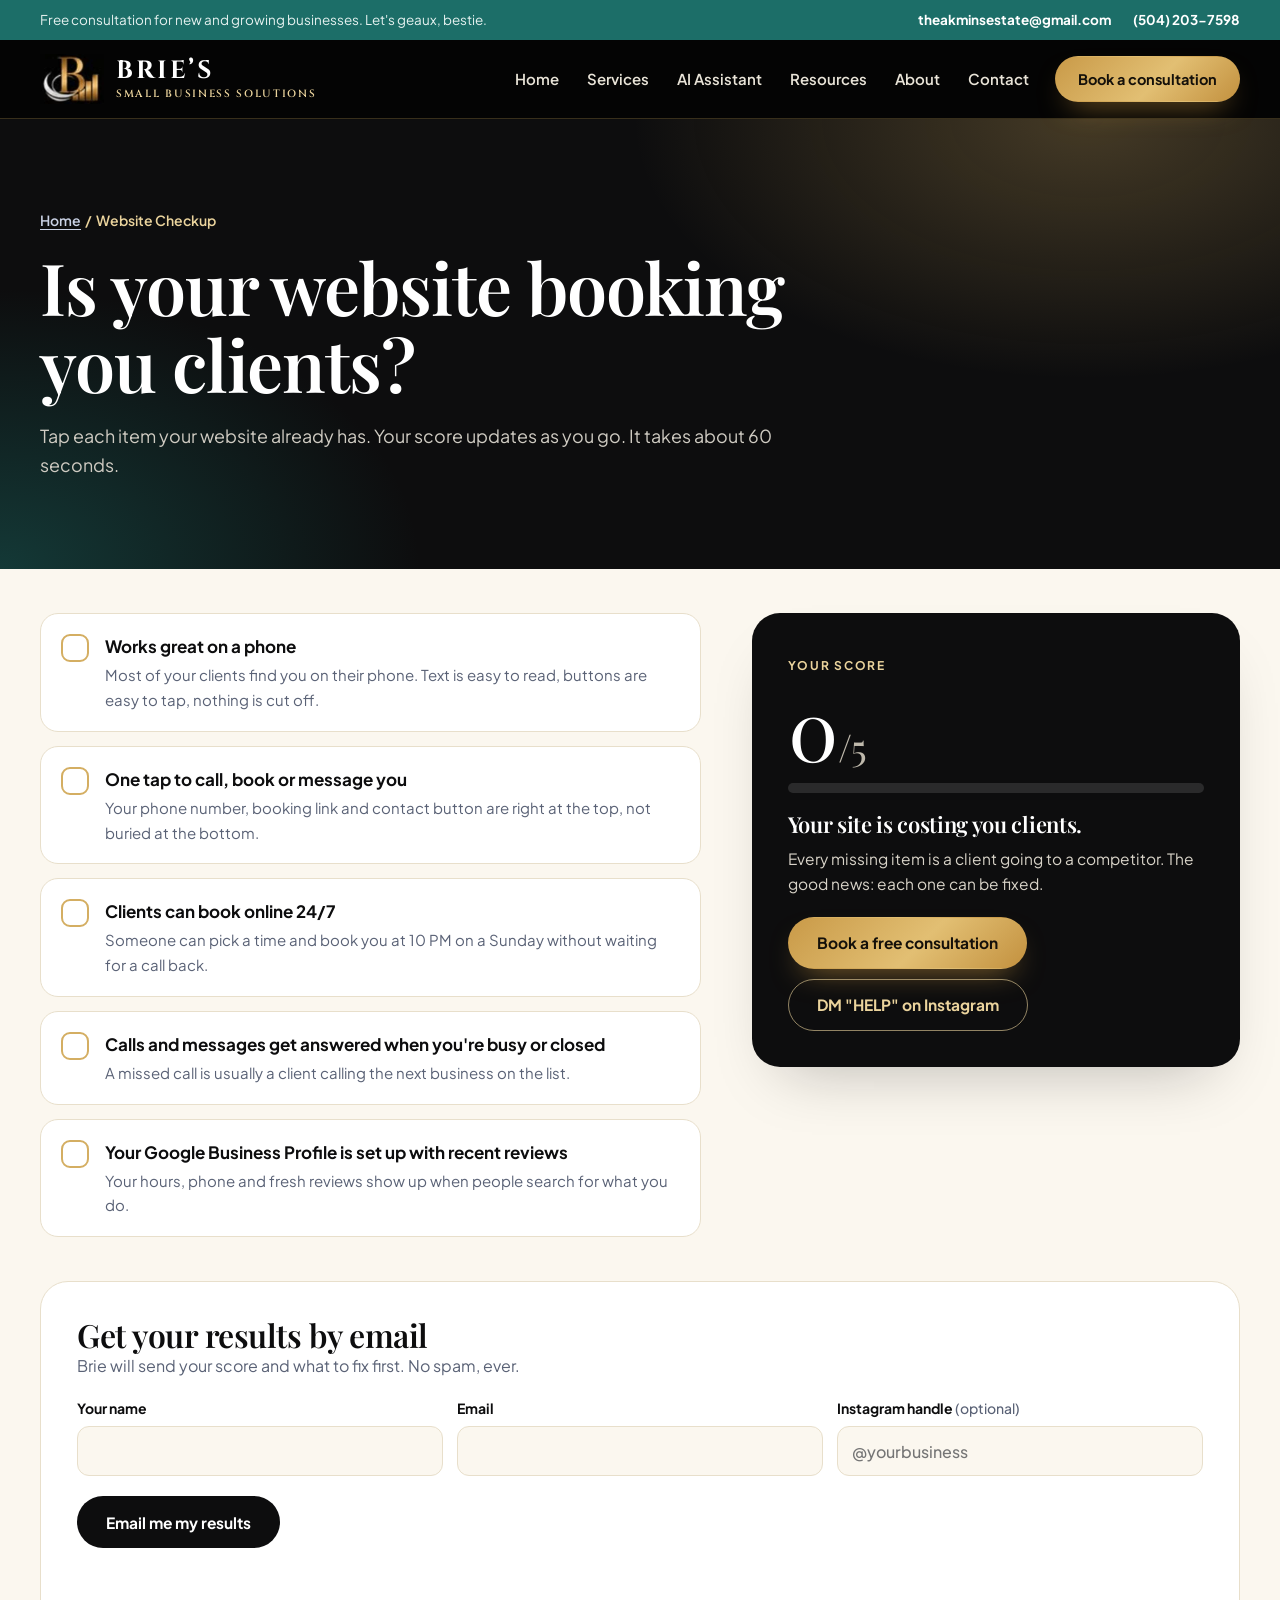
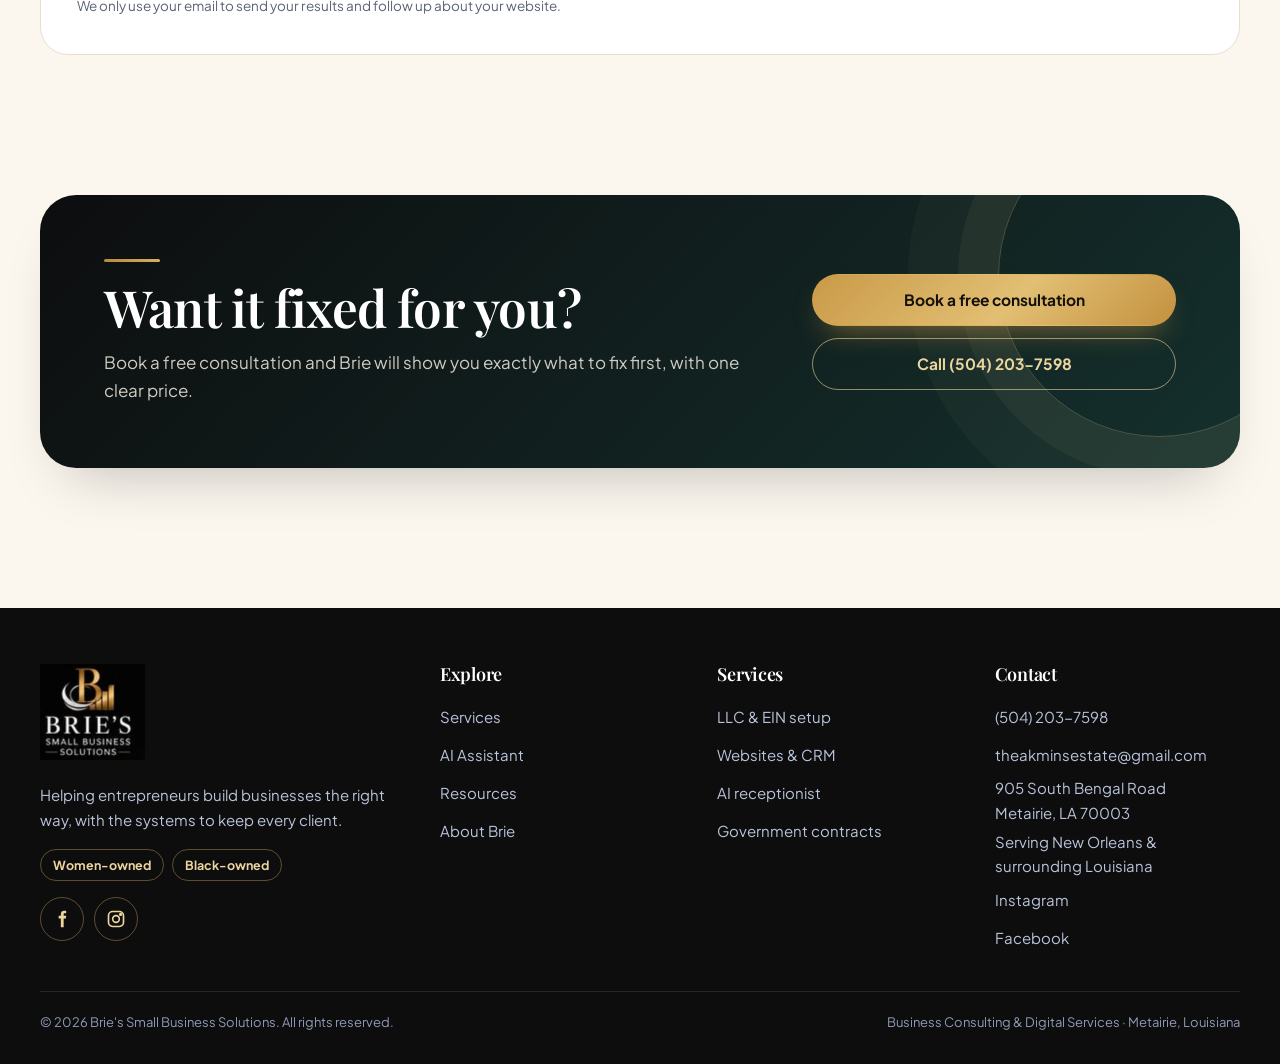
<file: checkup.html>
<!doctype html>
<html lang="en"><head>
<meta charset="utf-8"><meta name="viewport" content="width=device-width, initial-scale=1">
<title>Website Checkup | Brie's Small Business Solutions</title>
<meta name="description" content="Free 60-second website checkup: see whether your website is booking you clients or costing you clients, and what to fix first.">
<link rel="canonical" href="https://briessmallbusinesssolutions.com/checkup.html">
<meta property="og:title" content="Website Checkup | Brie's Small Business Solutions"><meta property="og:description" content="Free 60-second website checkup: see whether your website is booking you clients or costing you clients, and what to fix first."><meta property="og:type" content="website"><meta property="og:url" content="https://briessmallbusinesssolutions.com/checkup.html"><meta property="og:image" content="https://briessmallbusinesssolutions.com/images/office.jpg"><meta property="og:image:width" content="1400"><meta property="og:image:height" content="1050"><meta name="twitter:card" content="summary_large_image"><meta name="twitter:title" content="Website Checkup | Brie's Small Business Solutions"><meta name="twitter:description" content="Free 60-second website checkup: see whether your website is booking you clients or costing you clients, and what to fix first."><meta name="twitter:image" content="https://briessmallbusinesssolutions.com/images/office.jpg">
<meta name="theme-color" content="#0E1A33">
<link rel="icon" href="data:image/svg+xml,%3Csvg xmlns='http://www.w3.org/2000/svg' viewBox='0 0 64 64'%3E%3Crect width='64' height='64' rx='16' fill='%230E1A33'/%3E%3Ctext x='25' y='45' text-anchor='middle' font-family='Georgia,serif' font-size='36' font-weight='700' fill='%23EBD49D'%3EB%3C/text%3E%3Crect x='39' y='35' width='4' height='11' fill='%23D4AE62'/%3E%3Crect x='45' y='28' width='4' height='18' fill='%23D4AE62'/%3E%3Crect x='51' y='20' width='4' height='26' fill='%23EBD49D'/%3E%3C/svg%3E">

<link rel="preconnect" href="https://fonts.googleapis.com"><link rel="preconnect" href="https://fonts.gstatic.com" crossorigin>
<link href="https://fonts.googleapis.com/css2?family=Playfair+Display:ital,wght@0,500;0,600;0,700;1,500;1,600&family=Plus+Jakarta+Sans:wght@400;500;600;700&family=Pinyon+Script&family=Cinzel:wght@600;700&display=swap" rel="stylesheet">
<style>
:root{
  --cream:#FBF7EF;--cream-2:#F4EDDF;--white:#FFFFFF;
  --navy:#0D0D0E;--navy-2:#171718;--navy-3:#232325;--teal:#1C6E68;--teal-lt:#4FB3A9;
  --gold:#B8893B;--gold-2:#D4AE62;--gold-lt:#EBD49D;
  --ink:#18203A;--muted:#5A6276;--line:#E8DFCB;
  --r-lg:28px;--r-md:18px;--pad:clamp(40px,5.5vw,72px);
  --ease:cubic-bezier(.23,1,.32,1);
  --serif:"Playfair Display",Georgia,serif;--sans:"Plus Jakarta Sans",system-ui,sans-serif;
  --shadow:0 30px 60px -30px rgba(13,13,14,.28);
}
*{box-sizing:border-box;margin:0;padding:0}
html{scroll-behavior:smooth;-webkit-text-size-adjust:100%}
body{font-family:var(--sans);font-size:17px;line-height:1.65;color:var(--ink);background:var(--cream);-webkit-font-smoothing:antialiased;overflow-x:hidden}
img{display:block;max-width:100%;height:auto}
a{color:inherit}
button{font:inherit}
:focus-visible{outline:2px solid var(--gold);outline-offset:3px;border-radius:8px}
.wrap{width:min(1200px,100% - 32px);margin-inline:auto}
h1,h2,h3{font-family:var(--serif);font-weight:600;line-height:1.08;letter-spacing:-.015em;color:var(--navy)}
h1{font-size:clamp(42px,5.6vw,76px)}
h2{font-size:clamp(32px,4vw,52px)}
h3{font-size:clamp(21px,1.8vw,25px);line-height:1.2}
.lede{font-size:clamp(17px,1.4vw,19px);color:var(--muted);max-width:60ch}
.pill{display:inline-flex;align-items:center;gap:10px;padding:8px 16px;border-radius:999px;background:var(--white);border:1px solid var(--line);font-size:13.5px;font-weight:600;color:var(--navy)}
.pill i{width:8px;height:8px;border-radius:50%;background:var(--gold-2);box-shadow:0 0 0 4px rgba(212,174,98,.22)}
.band{padding-block:var(--pad)}
.head{max-width:760px;margin-bottom:38px}
.head .lede{margin-top:14px}
.center{text-align:center;margin-inline:auto}
.center .lede{margin-inline:auto}
.gold-rule{display:block;width:56px;height:3px;border-radius:3px;background:linear-gradient(90deg,var(--gold),var(--gold-2));margin-bottom:18px}
.center .gold-rule{margin-inline:auto}

/* buttons */
.btn{display:inline-flex;align-items:center;justify-content:center;gap:10px;min-height:52px;padding:14px 28px;border-radius:999px;border:1.5px solid transparent;font:700 15.5px/1 var(--sans);text-decoration:none;cursor:pointer;transition:transform .16s var(--ease),background-color .25s var(--ease),border-color .25s var(--ease),color .25s var(--ease),box-shadow .25s var(--ease)}
.btn:active{transform:scale(.97)}
.btn-gold{background:linear-gradient(135deg,#C99A48,#E2BF73 55%,#C3913F);color:#14100A;box-shadow:0 14px 30px -14px rgba(184,137,59,.8)}
.btn-navy{background:var(--navy);color:#fff}
.btn-line{border-color:var(--navy);color:var(--navy);background:transparent}
.btn-ghost{border-color:rgba(235,212,157,.6);color:var(--gold-lt);background:transparent}
@media (hover:hover) and (pointer:fine){
  .btn-gold:hover{box-shadow:0 18px 36px -14px rgba(184,137,59,.95)}
  .btn-navy:hover{background:var(--navy-3)}
  .btn-line:hover{background:var(--navy);color:#fff}
  .btn-ghost:hover{border-color:var(--gold-lt);color:#fff}
  .lift:hover{transform:translateY(-4px);box-shadow:0 40px 70px -35px rgba(13,13,14,.35)}
}

/* top bar + header */
.topbar{background:var(--teal);color:#E6F2F0;font-size:13.5px}
.topbar .wrap{display:flex;justify-content:space-between;align-items:center;gap:16px;min-height:40px}
.topbar a{color:#fff;font-weight:700;text-decoration:none}
.topbar .tb-r{display:flex;gap:22px}
.site-head{position:sticky;top:0;z-index:60;background:#040404;border-bottom:1px solid rgba(212,174,98,.25)}
.site-head .wrap{display:flex;align-items:center;gap:26px;min-height:78px}
.brand{display:flex;align-items:center;gap:12px;text-decoration:none;flex:none}
.brand .mark{height:50px;width:auto}
.wm{display:grid;line-height:1;gap:6px}
.wm b{font-family:Cinzel,var(--serif);font-weight:700;font-size:25px;letter-spacing:.1em;color:#fff}
.wm small{font-family:Cinzel,var(--serif);font-weight:600;font-size:10.5px;letter-spacing:.16em;color:var(--gold-lt)}
.brand-t{display:grid;line-height:1.05}
.brand-t b{font-family:var(--serif);font-size:22px;color:var(--navy);font-weight:700}
.brand-t small{font-size:11.5px;letter-spacing:.08em;color:var(--gold);font-weight:700}
.nav{margin-left:auto}
.nav ul{display:flex;gap:28px;list-style:none}
.nav a{display:inline-flex;align-items:center;min-height:44px;text-decoration:none;font-size:15px;font-weight:600;color:#E9E4D8;position:relative}
.nav a:hover,.nav a[aria-current="page"]{color:var(--gold-lt)}
.nav a::after{content:"";position:absolute;left:0;right:0;bottom:8px;height:2px;background:var(--gold-2);transform:scaleX(0);transform-origin:left;transition:transform .3s var(--ease)}
.nav a:hover::after,.nav a[aria-current="page"]::after{transform:scaleX(1)}
.site-head .btn{min-height:46px;padding:12px 22px;font-size:14.5px}

/* sub-page hero */
.page-hero{position:relative;background:var(--navy);color:#fff;overflow:hidden;padding-block:clamp(56px,7vw,96px)}
.page-hero::before{content:"";position:absolute;inset:0;background:radial-gradient(700px 400px at 85% 0%,rgba(212,174,98,.28),transparent 65%),radial-gradient(600px 400px at 0% 100%,rgba(28,110,104,.45),transparent 70%)}
.page-hero .wrap{position:relative}
.page-hero h1{color:#fff;max-width:18ch}
.page-hero .lede{color:#CFCBC2;margin-top:18px}
.crumbs{font-size:14px;color:var(--gold-lt);margin-bottom:16px;font-weight:600}
.crumbs a{text-decoration:underline;text-underline-offset:3px;color:#C9D1E4}

/* cards */
.card{background:var(--white);border:1px solid var(--line);border-radius:var(--r-lg);padding:clamp(24px,2.6vw,34px);box-shadow:var(--shadow);transition:transform .3s var(--ease),box-shadow .3s var(--ease)}
.card p{color:var(--muted);font-size:15.5px;margin-top:10px}
.ticks{list-style:none;display:grid;gap:10px;margin-top:18px}
.ticks li{position:relative;padding-left:30px;font-size:15.5px;font-weight:500}
.ticks li::before{content:"";position:absolute;left:0;top:3px;width:20px;height:20px;border-radius:50%;background:rgba(212,174,98,.18) url("data:image/svg+xml,%3Csvg xmlns='http://www.w3.org/2000/svg' viewBox='0 0 24 24' fill='none' stroke='%23B8893B' stroke-width='3' stroke-linecap='round' stroke-linejoin='round'%3E%3Cpath d='M5 12l5 5 9-10'/%3E%3C/svg%3E") center/12px no-repeat}
.icon{width:56px;height:56px;border-radius:16px;display:grid;place-items:center;background:linear-gradient(135deg,#0D0D0E,#14302D);color:var(--gold-lt);margin-bottom:20px}

/* navy feature band */
.navy-band{background:var(--navy);color:#fff;position:relative;overflow:hidden}
.navy-band::before{content:"";position:absolute;inset:0;background:radial-gradient(800px 500px at 100% 0%,rgba(212,174,98,.18),transparent 60%);pointer-events:none}
.navy-band .wrap{position:relative}
.navy-band h2,.navy-band h3{color:#fff}
.navy-band .lede{color:#CFCBC2}

/* calculator */
.calc{background:rgba(255,255,255,.06);border:1px solid rgba(235,212,157,.25);border-radius:var(--r-lg);padding:clamp(24px,3vw,38px)}
.calc h3{color:#fff}
.calc > p{color:#B9C3D9;font-size:15px;margin-top:6px}
.field{margin-top:20px}
.field label{display:flex;justify-content:space-between;gap:12px;font-size:15px;color:#E3E8F3;font-weight:600}
.field output{font-family:var(--serif);font-size:21px;color:var(--gold-lt);font-weight:700}
input[type=range]{-webkit-appearance:none;appearance:none;width:100%;height:44px;background:transparent;cursor:pointer}
input[type=range]::-webkit-slider-runnable-track{height:5px;border-radius:5px;background:linear-gradient(90deg,var(--gold-2) var(--p,50%),rgba(255,255,255,.16) var(--p,50%))}
input[type=range]::-moz-range-track{height:5px;border-radius:5px;background:rgba(255,255,255,.16)}
input[type=range]::-moz-range-progress{height:5px;border-radius:5px;background:var(--gold-2)}
input[type=range]::-webkit-slider-thumb{-webkit-appearance:none;width:24px;height:24px;margin-top:-9.5px;border-radius:50%;background:#fff;border:4px solid var(--gold-2);box-shadow:0 4px 12px rgba(0,0,0,.35)}
input[type=range]::-moz-range-thumb{width:18px;height:18px;border-radius:50%;background:#fff;border:4px solid var(--gold-2)}
.result{margin-top:24px;padding-top:22px;border-top:1px solid rgba(235,212,157,.25)}
.result small{display:block;color:#B9C3D9;font-size:14.5px}
.result .amt{font-family:var(--serif);font-weight:700;font-size:clamp(48px,6vw,72px);line-height:1;color:var(--gold-lt);margin-top:8px;font-variant-numeric:lining-nums tabular-nums}
.result .yr{color:#E3E8F3;font-size:15.5px;margin-top:8px}
.fine{font-size:12.5px;color:#8F9AB4;margin-top:12px}

/* CTA band */
.cta-band{position:relative;border-radius:36px;overflow:hidden;background:linear-gradient(135deg,#0D0D0E 0%,#14302D 100%);color:#fff;padding:clamp(36px,5vw,64px);display:grid;grid-template-columns:1.3fr .7fr;gap:32px;align-items:center;box-shadow:var(--shadow)}
.cta-band::after{content:"";position:absolute;right:-80px;top:-80px;width:320px;height:320px;border-radius:50%;border:1px solid rgba(235,212,157,.25);box-shadow:0 0 0 40px rgba(235,212,157,.05),0 0 0 90px rgba(235,212,157,.03)}
.cta-band h2{color:#fff}
.cta-band p{color:#CFCBC2;margin-top:12px}
.cta-band .acts{display:flex;flex-direction:column;gap:12px;position:relative;z-index:1}

/* footer */
.site-foot{background:var(--navy);color:#B9C3D9;font-size:15px;padding-block:56px 30px;margin-top:var(--pad)}
.foot-grid{display:grid;grid-template-columns:1.5fr 1fr 1fr 1fr;gap:32px}
.site-foot h4{font-family:var(--serif);color:#fff;font-size:18px;margin-bottom:14px;font-weight:600}
.site-foot ul{list-style:none;display:grid;gap:4px}
.site-foot a{text-decoration:none;display:inline-flex;align-items:center;min-height:34px}
.site-foot a:hover{color:var(--gold-lt)}
.site-foot .brand img{height:96px;width:auto}
.foot-base{margin-top:36px;padding-top:20px;border-top:1px solid rgba(255,255,255,.1);display:flex;justify-content:space-between;flex-wrap:wrap;gap:12px;font-size:13px;color:#8F9AB4}

/* greeting bubble */
#greet{position:fixed;right:24px;bottom:96px;z-index:999998;max-width:252px;background:#fff;color:var(--ink);border:1px solid var(--line);border-radius:20px 20px 4px 20px;padding:16px 42px 16px 16px;font-size:14.5px;line-height:1.45;box-shadow:0 22px 50px -16px rgba(13,13,14,.45);opacity:0;transform:translateY(8px);pointer-events:none;transition:opacity .35s var(--ease),transform .35s var(--ease)}
#greet.show{opacity:1;transform:none;pointer-events:auto}
#greet b{display:block;font-family:var(--serif);font-size:17px;color:var(--navy);margin-bottom:2px}
#greet-x{position:absolute;top:2px;right:2px;width:40px;height:40px;border:0;background:transparent;font-size:20px;color:#5F6370;cursor:pointer}

@media (max-width:1060px){.nav ul{gap:18px}.topbar .tb-r a:first-child{display:none}}
@media (max-width:900px){.cta-band{grid-template-columns:1fr}.foot-grid{grid-template-columns:1fr 1fr}}
@media (max-width:780px){
  body{font-size:16px}
  .brand .mark{height:40px}.wm b{font-size:21px}.wm small{font-size:9px}
  .topbar .tb-l{display:none}.topbar .wrap{justify-content:center}
  .site-head .wrap{flex-wrap:wrap;gap:4px 14px;min-height:0;padding-block:10px 2px}
  .site-head .btn{display:none}
  .nav{order:3;width:100%;margin-left:0;overflow-x:auto;scrollbar-width:none;-webkit-overflow-scrolling:touch}
  .nav::-webkit-scrollbar{display:none}
  .nav ul{white-space:nowrap;gap:22px}
  .foot-grid{grid-template-columns:1fr}
  #greet{right:16px;bottom:92px}
}
@media (prefers-reduced-motion:reduce){*,*::before,*::after{animation:none!important;transition:none!important;scroll-behavior:auto!important}}

.badges{display:flex;gap:8px;margin-top:16px;flex-wrap:wrap}
.badges span{font-size:12.5px;font-weight:700;color:var(--gold-lt);border:1px solid rgba(212,174,98,.4);border-radius:999px;padding:5px 12px}
.socials{display:flex;gap:10px;margin-top:16px}
.socials a{width:44px;height:44px;border-radius:50%;border:1px solid rgba(212,174,98,.4);display:grid;place-items:center;color:var(--gold-lt);min-height:0}
.socials a:hover{background:var(--gold-2);color:#0D0D0E}

.site-foot h3.fh{font-family:var(--serif);color:#fff;font-size:18px;margin-bottom:14px;font-weight:600;line-height:1.2}
@media (max-width:780px){
  .nav li.nm{display:none}
  .nav ul{gap:18px;justify-content:space-between}
  .nav{overflow-x:visible}
  #greet{max-width:none;width:auto;padding:9px 40px 9px 14px;bottom:86px;right:16px;border-radius:999px 999px 4px 999px}
  #greet .gt{display:none}
  #greet b{font-size:15px;margin:0;white-space:nowrap}
  #greet-x{top:50%;transform:translateY(-50%);width:36px;height:36px}
}


.sec{display:grid;grid-template-columns:1fr 1fr;gap:clamp(28px,5vw,72px);align-items:center;scroll-margin-top:110px}
.sec + .sec{margin-top:clamp(48px,6vw,80px)}
.sec.rev .photo{order:2}
.photo{border-radius:var(--r-lg);overflow:hidden;box-shadow:var(--shadow)}
.photo img{width:100%;aspect-ratio:4/3;object-fit:cover}
.svc-grid{display:grid;grid-template-columns:1fr 1fr;gap:16px;margin-top:24px}
.svc{background:#fff;border:1px solid var(--line);border-radius:var(--r-md);padding:18px 20px}
.svc b{display:block;font-family:var(--serif);font-size:18.5px;color:#0D0D0E}
.svc span{font-size:14.5px;color:var(--muted)}
.label{display:inline-block;font-size:12px;font-weight:800;letter-spacing:.1em;color:var(--teal);background:rgba(28,110,104,.1);padding:6px 14px;border-radius:999px;margin-bottom:14px}
.steps{display:grid;grid-template-columns:repeat(4,1fr);gap:20px;counter-reset:s}
.step{background:#fff;border:1px solid var(--line);border-radius:var(--r-md);padding:24px;position:relative}
.step::before{counter-increment:s;content:counter(s);display:grid;place-items:center;width:44px;height:44px;border-radius:50%;background:linear-gradient(135deg,#C99A48,#E2BF73);color:#14100A;font-weight:800;margin-bottom:14px}
.step p{color:var(--muted);font-size:15px;margin-top:6px}
.ai-wrap{display:grid;grid-template-columns:1fr 1fr;gap:clamp(28px,5vw,72px);align-items:start}
.flow{list-style:none;display:grid;gap:0;counter-reset:f}
.flow li{counter-increment:f;display:grid;grid-template-columns:44px 1fr;gap:16px;padding:18px 0;border-bottom:1px dashed rgba(212,174,98,.3)}
.flow li:last-child{border-bottom:0}
.flow li::before{content:counter(f);width:44px;height:44px;border-radius:50%;display:grid;place-items:center;background:var(--gold-2);color:#0D0D0E;font-weight:800}
.flow b{color:#fff;font-size:16.5px}
.flow span{display:block;color:#BFB9AC;font-size:15px}
.faq{display:grid;gap:12px;max-width:860px;margin-inline:auto}
details{background:#fff;border:1px solid var(--line);border-radius:var(--r-md);padding:0 22px}
summary{list-style:none;cursor:pointer;display:flex;justify-content:space-between;align-items:center;gap:16px;min-height:64px;font-family:var(--serif);font-size:19px;font-weight:600;color:#0D0D0E}
summary::-webkit-details-marker{display:none}
summary::after{content:"+";font-family:var(--sans);font-size:24px;color:var(--gold)}
details[open] summary::after{content:"\2013"}
details p{color:var(--muted);padding-bottom:20px}
.books{display:grid;grid-template-columns:repeat(4,1fr);gap:22px}
.book{display:flex;flex-direction:column}
.cover{aspect-ratio:3/4;border-radius:6px 16px 16px 6px;background:#0D0D0E;position:relative;padding:24px 20px 20px 30px;display:flex;flex-direction:column;justify-content:space-between;box-shadow:inset 9px 0 0 rgba(0,0,0,.4),inset 10px 0 0 rgba(212,174,98,.45),0 26px 44px -22px rgba(13,13,14,.55);overflow:hidden}
.cover::after{content:"";position:absolute;inset:12px 12px 12px 22px;border:1px solid rgba(212,174,98,.4);border-radius:2px 10px 10px 2px}
.cover.t{background:linear-gradient(160deg,#1C6E68,#0F3F3B)}
.cover.g{background:linear-gradient(160deg,#2A2112,#12100B)}
.cover img{width:64px;position:relative}
.cover .ct{font-family:var(--serif);font-size:21px;line-height:1.12;color:var(--gold-lt);position:relative}
.book h3{font-size:20px;margin-top:18px}
.book p{color:var(--muted);font-size:15px;margin-top:6px;flex:1}
.book .pr{font-family:var(--serif);font-size:26px;font-weight:700;margin-top:12px;color:#0D0D0E}
.book .pr s{font-family:var(--sans);font-size:15px;color:#6B655A;font-weight:500;margin-left:6px}
.book .btn{margin-top:14px;align-self:flex-start}

.catnav{position:sticky;top:0;z-index:20;background:rgba(251,247,239,.96);backdrop-filter:blur(8px);border-bottom:1px solid var(--line)}
.catnav .wrap{display:flex;gap:8px;overflow-x:auto;padding-block:12px;scrollbar-width:none}
.catnav .wrap::-webkit-scrollbar{display:none}
.catnav a{flex:none;font-size:14px;font-weight:700;color:#0D0D0E;text-decoration:none;padding:10px 16px;border:1px solid var(--line);border-radius:999px;background:#fff;min-height:44px;display:inline-flex;align-items:center}
@media (hover:hover){.catnav a:hover{border-color:var(--gold);color:var(--teal)}}
.cat{scroll-margin-top:84px;padding-block:clamp(44px,5vw,72px)}
.cat:nth-of-type(even){background:var(--cream-2)}
.cat-grid{display:grid;grid-template-columns:.85fr 1.15fr;gap:clamp(24px,4vw,64px);align-items:start}
.cat-head .num{font-family:var(--serif);font-size:15px;font-weight:700;color:var(--gold);letter-spacing:.12em}
.cat-head .icon{width:52px;height:52px;border-radius:15px;margin:14px 0 18px;background:linear-gradient(135deg,var(--teal),#2B8F86);color:#fff}
.cat-head h2{font-size:clamp(28px,3vw,40px)}
.cat-head .lede{margin-top:12px}
.cat-acts{display:flex;gap:12px;flex-wrap:wrap;margin-top:24px}
.cat .svc-grid{margin-top:0}
.cat .svc{box-shadow:0 10px 30px -22px rgba(13,13,14,.35)}
.cat .svc b{font-size:18px;margin-bottom:4px}
.cat .svc a{color:var(--teal);font-weight:700}
@media (max-width:980px){.cat-grid{grid-template-columns:1fr}}
.tri{display:grid;grid-template-columns:repeat(3,1fr);gap:22px}
@media (max-width:980px){.tri{grid-template-columns:1fr}.sec,.ai-wrap{grid-template-columns:1fr}.sec.rev .photo{order:0}.steps{grid-template-columns:1fr 1fr}.books{grid-template-columns:1fr 1fr}}
@media (max-width:620px){.svc-grid,.steps{grid-template-columns:1fr}.books{gap:14px}.cover{padding:16px 12px 14px 22px}.cover .ct{font-size:16px}.cover img{width:44px}}

.ck{display:grid;grid-template-columns:1.15fr .85fr;gap:clamp(24px,4vw,56px);align-items:start}
.ck-list{display:grid;gap:14px}
.ck-item{display:flex;gap:16px;align-items:flex-start;background:#fff;border:1.5px solid var(--line);border-radius:var(--r-md);padding:18px 20px;cursor:pointer;transition:border-color .2s var(--ease),box-shadow .2s var(--ease),transform .16s var(--ease)}
.ck-item:active{transform:scale(.99)}
.ck-item input{position:absolute;opacity:0;pointer-events:none}
.ck-box{flex:none;width:28px;height:28px;border-radius:9px;border:2px solid var(--gold-2);display:grid;place-items:center;margin-top:2px;transition:background-color .2s var(--ease)}
.ck-box svg{opacity:0;transform:scale(.6);transition:opacity .2s var(--ease),transform .2s var(--ease)}
.ck-item b{display:block;font-size:17px;color:var(--navy)}
.ck-item span.d{display:block;font-size:15px;color:var(--muted);margin-top:3px}
.ck-item:has(input:checked){border-color:var(--teal);box-shadow:0 14px 30px -20px rgba(28,110,104,.6)}
.ck-item:has(input:checked) .ck-box{background:var(--teal);border-color:var(--teal)}
.ck-item:has(input:checked) .ck-box svg{opacity:1;transform:none}
.ck-item:has(input:focus-visible){outline:2px solid var(--gold);outline-offset:3px}
.score{position:sticky;top:110px;background:var(--navy);color:#fff;border-radius:var(--r-lg);padding:clamp(24px,3vw,36px);box-shadow:var(--shadow)}
.score small{letter-spacing:.14em;font-weight:700;font-size:12px;color:var(--gold-lt)}
.score .big{font-family:var(--serif);font-size:clamp(56px,7vw,84px);line-height:1;margin:8px 0 4px;font-variant-numeric:tabular-nums}
.score .big span{font-size:.45em;color:#BFB9AC}
.meter{height:10px;border-radius:10px;background:rgba(255,255,255,.12);overflow:hidden;margin:14px 0 18px}
.meter i{display:block;height:100%;width:0;border-radius:10px;background:linear-gradient(90deg,var(--gold),var(--gold-2));transition:width .35s var(--ease),background .35s var(--ease)}
.score h3{color:#fff;font-size:22px}
.score p{color:#D8D3C8;font-size:15.5px;margin-top:8px}
.score .acts{display:flex;flex-wrap:wrap;gap:10px;margin-top:20px}
.ck-form{margin-top:clamp(28px,4vw,44px);background:#fff;border:1px solid var(--line);border-radius:var(--r-lg);padding:clamp(22px,3vw,36px)}
.ck-form .row{display:grid;grid-template-columns:repeat(3,1fr);gap:14px;margin-top:18px}
.ck-form label{display:block;font-weight:700;font-size:14px;color:var(--navy);margin-bottom:6px}
.ck-form input[type=text],.ck-form input[type=email]{width:100%;min-height:50px;border:1.5px solid var(--line);border-radius:12px;padding:12px 14px;font:500 16px var(--sans);color:var(--ink);background:var(--cream)}
.ck-form input:focus{outline:none;border-color:var(--teal);background:#fff}
.ck-form .hp{position:absolute;left:-9999px;width:1px;height:1px;overflow:hidden}
.ck-form .fine{font-size:13.5px;color:var(--muted);margin-top:12px}
.ck-msg{margin-top:14px;font-weight:600;font-size:15px;min-height:1.4em}
.ck-msg.ok{color:var(--teal)}.ck-msg.err{color:#A3342B}
@media (max-width:980px){.ck{grid-template-columns:1fr}.score{position:static}.ck-form .row{grid-template-columns:1fr}}

</style></head><body>
<aside class="topbar" aria-label="Contact bar"><div class="wrap"><span class="tb-l">Free consultation for new and growing businesses. Let's geaux, bestie.</span><span class="tb-r"><a href="mailto:theakminsestate@gmail.com">theakminsestate@gmail.com</a><a href="tel:+15042037598">(504) 203-7598</a></span></div></aside>
<header class="site-head"><div class="wrap">
<a class="brand" href="index.html" aria-label="Brie's Small Business Solutions, home"><img class="mark" src="images/brie-mark.webp" alt="" width="64" height="50"><span class="wm"><b>BRIE’S</b><small>SMALL BUSINESS SOLUTIONS</small></span></a>
<nav class="nav" aria-label="Main"><ul><li class="nm"><a href="index.html">Home</a></li><li><a href="services.html">Services</a></li><li><a href="ai-assistant.html">AI Assistant</a></li><li class="nm"><a href="resources.html">Resources</a></li><li><a href="about.html">About</a></li><li><a href="contact.html">Contact</a></li></ul></nav>
<a class="btn btn-gold" href="https://app.calldirector.ai/book/brie-consultation">Book a consultation</a>
</div></header>
<main>
<section class="page-hero"><div class="wrap"><p class="crumbs"><a href="index.html">Home</a> &nbsp;/&nbsp; Website Checkup</p><h1>Is your website booking you clients?</h1><p class="lede">Tap each item your website already has. Your score updates as you go. It takes about 60 seconds.</p></div></section>
<section class="band" style="padding-top:clamp(28px,4vw,44px)"><div class="wrap">
<div class="ck">
<fieldset class="ck-list" style="border:0;padding:0;margin:0"><legend class="visually-hidden" style="position:absolute;left:-9999px">Website checklist</legend>
<label class="ck-item"><input type="checkbox" name="ck" value="phone" data-t="Works great on a phone"><span class="ck-box"><svg width="16" height="16" viewBox="0 0 24 24" fill="none" stroke="#fff" stroke-width="3.2" stroke-linecap="round" stroke-linejoin="round"><path d="M5 12.5l4.5 4.5L19 7.5"/></svg></span><span><b>Works great on a phone</b><span class="d">Most of your clients find you on their phone. Text is easy to read, buttons are easy to tap, nothing is cut off.</span></span></label><label class="ck-item"><input type="checkbox" name="ck" value="contact" data-t="One tap to call, book or message you"><span class="ck-box"><svg width="16" height="16" viewBox="0 0 24 24" fill="none" stroke="#fff" stroke-width="3.2" stroke-linecap="round" stroke-linejoin="round"><path d="M5 12.5l4.5 4.5L19 7.5"/></svg></span><span><b>One tap to call, book or message you</b><span class="d">Your phone number, booking link and contact button are right at the top, not buried at the bottom.</span></span></label><label class="ck-item"><input type="checkbox" name="ck" value="booking" data-t="Clients can book online 24/7"><span class="ck-box"><svg width="16" height="16" viewBox="0 0 24 24" fill="none" stroke="#fff" stroke-width="3.2" stroke-linecap="round" stroke-linejoin="round"><path d="M5 12.5l4.5 4.5L19 7.5"/></svg></span><span><b>Clients can book online 24/7</b><span class="d">Someone can pick a time and book you at 10 PM on a Sunday without waiting for a call back.</span></span></label><label class="ck-item"><input type="checkbox" name="ck" value="answered" data-t="Calls and messages get answered when you're busy or closed"><span class="ck-box"><svg width="16" height="16" viewBox="0 0 24 24" fill="none" stroke="#fff" stroke-width="3.2" stroke-linecap="round" stroke-linejoin="round"><path d="M5 12.5l4.5 4.5L19 7.5"/></svg></span><span><b>Calls and messages get answered when you're busy or closed</b><span class="d">A missed call is usually a client calling the next business on the list.</span></span></label><label class="ck-item"><input type="checkbox" name="ck" value="google" data-t="Your Google Business Profile is set up with recent reviews"><span class="ck-box"><svg width="16" height="16" viewBox="0 0 24 24" fill="none" stroke="#fff" stroke-width="3.2" stroke-linecap="round" stroke-linejoin="round"><path d="M5 12.5l4.5 4.5L19 7.5"/></svg></span><span><b>Your Google Business Profile is set up with recent reviews</b><span class="d">Your hours, phone and fresh reviews show up when people search for what you do.</span></span></label>
</fieldset>
<aside class="score" aria-live="polite">
<small>YOUR SCORE</small>
<div class="big"><output id="ck-n">0</output><span>/5</span></div>
<div class="meter"><i id="ck-bar"></i></div>
<h3 id="ck-h">Your site is costing you clients.</h3>
<p id="ck-p">Every missing item is a client going to a competitor. The good news: each one can be fixed.</p>
<div class="acts"><a class="btn btn-gold" href="https://app.calldirector.ai/book/brie-consultation">Book a free consultation</a><a class="btn btn-ghost" href="https://www.instagram.com/briessmallbusinesssolutions/" target="_blank" rel="noopener">DM "HELP" on Instagram</a></div>
</aside>
</div>
<form class="ck-form" id="ck-form" novalidate>
<h2 style="font-size:clamp(24px,2.6vw,32px)">Get your results by email</h2>
<p class="lede" style="font-size:16px">Brie will send your score and what to fix first. No spam, ever.</p>
<div class="row">
<div><label for="ck-name">Your name</label><input type="text" id="ck-name" name="name" autocomplete="name" maxlength="60" required></div>
<div><label for="ck-email">Email</label><input type="email" id="ck-email" name="email" autocomplete="email" maxlength="100" required></div>
<div><label for="ck-ig">Instagram handle <span style="font-weight:500;color:var(--muted)">(optional)</span></label><input type="text" id="ck-ig" name="instagram" maxlength="40" placeholder="@yourbusiness"></div>
</div>
<div class="hp" aria-hidden="true"><label for="ck-web">Leave this empty</label><input type="text" id="ck-web" name="website" tabindex="-1" autocomplete="off"></div>
<div style="margin-top:20px"><button class="btn btn-navy" type="submit" id="ck-btn">Email me my results</button></div>
<p class="ck-msg" id="ck-msg" role="status"></p>
<p class="fine">We only use your email to send your results and follow up about your website.</p>
</form>
</div></section>
<section class="band"><div class="wrap"><div class="cta-band">
<div><span class="gold-rule"></span><h2>Want it fixed for you?</h2><p>Book a free consultation and Brie will show you exactly what to fix first, with one clear price.</p></div>
<div class="acts"><a class="btn btn-gold" href="https://app.calldirector.ai/book/brie-consultation">Book a free consultation</a><a class="btn btn-ghost" href="tel:+15042037598">Call (504) 203-7598</a></div>
</div></div></section>
</main>
<footer class="site-foot"><div class="wrap">
<div class="foot-grid">
<div><a class="brand" href="index.html" aria-label="Brie's Small Business Solutions, home"><img src="images/brie-logo.webp" alt="Brie's Small Business Solutions" width="92" height="84"></a>
<p style="margin-top:16px;max-width:34ch">Helping entrepreneurs build businesses the right way, with the systems to keep every client.</p>
<p class="badges"><span>Women-owned</span><span>Black-owned</span></p>
<div class="socials"><a href="https://www.facebook.com/profile.php?id=61577362222873" target="_blank" rel="noopener" aria-label="Brie's Small Business Solutions on Facebook"><svg width="20" height="20" viewBox="0 0 24 24" fill="currentColor"><path d="M14 8V6.5c0-.8.2-1.3 1.4-1.3H17V2.2C16.7 2.1 15.7 2 14.6 2 12.2 2 10.6 3.4 10.6 6.1V8H8v3.4h2.6V22H14V11.4h2.7L17 8z"/></svg></a><a href="https://www.instagram.com/briessmallbusinesssolutions/" target="_blank" rel="noopener" aria-label="Brie's Small Business Solutions on Instagram"><svg width="20" height="20" viewBox="0 0 24 24" fill="none" stroke="currentColor" stroke-width="2"><rect x="3" y="3" width="18" height="18" rx="5"/><circle cx="12" cy="12" r="4"/><circle cx="17.5" cy="6.5" r="1" fill="currentColor"/></svg></a></div></div>
<div><h3 class="fh">Explore</h3><ul><li><a href="services.html">Services</a></li><li><a href="ai-assistant.html">AI Assistant</a></li><li><a href="resources.html">Resources</a></li><li><a href="about.html">About Brie</a></li></ul></div>
<div><h3 class="fh">Services</h3><ul><li><a href="services.html#start">LLC &amp; EIN setup</a></li><li><a href="services.html#presence">Websites &amp; CRM</a></li><li><a href="ai-assistant.html">AI receptionist</a></li><li><a href="services.html#grow">Government contracts</a></li></ul></div>
<div><h3 class="fh">Contact</h3><ul><li><a href="tel:+15042037598">(504) 203-7598</a></li><li><a href="mailto:theakminsestate@gmail.com">theakminsestate@gmail.com</a></li><li><span style="min-height:34px;display:flex;align-items:center">905 South Bengal Road<br>Metairie, LA 70003</span></li><li><span style="min-height:34px;display:flex;align-items:center">Serving New Orleans &amp; surrounding Louisiana</span></li><li><a href="https://www.instagram.com/briessmallbusinesssolutions/" target="_blank" rel="noopener">Instagram</a></li><li><a href="https://www.facebook.com/profile.php?id=61577362222873" target="_blank" rel="noopener">Facebook</a></li></ul></div>
</div>
<div class="foot-base"><span>© 2026 Brie's Small Business Solutions. All rights reserved.</span><span>Business Consulting &amp; Digital Services · Metairie, Louisiana</span></div>
</div></footer>
<div id="greet" role="dialog" aria-label="Chat greeting"><button type="button" id="greet-x" aria-label="Dismiss">×</button><b>Need a quick answer?</b><span class="gt">I'm Brie's assistant. Ask me anything about starting or growing your business, or book a free consultation.</span></div>
<script>
(function(){var g=document.getElementById('greet'),t,d=false;function s(){g.classList.add('show');clearTimeout(t);t=setTimeout(function(){g.classList.remove('show')},g.dataset.m?6000:15000)}
var mob=matchMedia('(max-width:780px)').matches;if(mob){g.dataset.m='1'}var hh=document.querySelector('.hero .portrait-wrap');if(!mob&&!hh){setTimeout(function(){if(!d)s()},2500)}else if(!(mob&&/contact/.test(location.pathname))){var fired=0;addEventListener('scroll',function(){if(hh&&scrollY<innerHeight*.5)g.classList.remove('show');if(!fired&&!d&&scrollY>(hh?innerHeight*.75:innerHeight*1.1)){fired=1;setTimeout(function(){if(!d)s()},1200)}},{passive:true})}document.getElementById('greet-x').addEventListener('click',function(){d=true;clearTimeout(t);g.classList.remove('show')});
[].forEach.call(document.querySelectorAll('[data-open-chat]'),function(b){b.addEventListener('click',function(e){e.preventDefault();var l=document.querySelector('[id*="paymegpt"] button,[class*="paymegpt"] button,[id*="calldirector"] button,[class*="calldirector"] button');if(l)l.click();else s()})});
var c=document.getElementById('r-calls');if(c){var r=document.getElementById('r-rate'),v=document.getElementById('r-value'),f=function(n){return '$'+Math.round(n).toLocaleString('en-US')};
function fill(el){el.style.setProperty('--p',((el.value-el.min)/(el.max-el.min)*100)+'%')}
function calc(){[c,r,v].forEach(fill);document.getElementById('o-calls').textContent=c.value;document.getElementById('o-rate').textContent=r.value+'%';document.getElementById('o-value').textContent=f(+v.value);var m=c.value*(52/12)*(r.value/100)*v.value;document.getElementById('amt').textContent=f(m);document.getElementById('yr').textContent="That's about "+f(Math.round(m*12/100)*100)+" a year."}
[c,r,v].forEach(function(el){el.addEventListener('input',calc)});calc()}})();
</script>
<script src="https://app.calldirector.ai/widget.js" data-widget="31506327" async></script>
<script>
(function(){var H="https://app.calldirector.ai/api/webhooks/flow/9061/f9d5ad1503b2ba7122677bae27330bd9a7bb82c1e6a09362d6d7ca1560b9302f";
var bx=[].slice.call(document.querySelectorAll('input[name=ck]')),n=document.getElementById('ck-n'),bar=document.getElementById('ck-bar'),h=document.getElementById('ck-h'),p=document.getElementById('ck-p');
var R=[[5,"Your site is booking you clients!","You have every basic covered. Want to go further? Brie can help you turn more visitors into paying clients."],[3,"Good start, but you're losing a few clients.","You have the basics, but the missing items are sending some clients to competitors. They are quick to fix."],[0,"Your site is costing you clients.","Every missing item is a client going to a competitor. The good news: each one can be fixed."]];
function res(s){for(var i=0;i<R.length;i++)if(s>=R[i][0])return R[i]}
function upd(){var s=bx.filter(function(b){return b.checked}).length,r=res(s);n.textContent=s;bar.style.width=(s*20)+'%';bar.style.background=s>=5?'linear-gradient(90deg,#1C6E68,#4FB3A9)':'';h.textContent=r[1];p.textContent=r[2];return s}
bx.forEach(function(b){b.addEventListener('change',upd)});upd();
var f=document.getElementById('ck-form'),m=document.getElementById('ck-msg'),btn=document.getElementById('ck-btn'),t0=Date.now();
function msg(t,c){m.textContent=t;m.className='ck-msg '+c}
f.addEventListener('submit',function(e){e.preventDefault();
var nm=f.name.value.trim(),em=f.email.value.trim(),ig=f.instagram.value.trim().replace(/\s+/g,'');
if(f.website.value){msg("Thanks! Your results are on the way.","ok");f.reset();upd();return}
if(Date.now()-t0<4000){msg("Please take a moment to review your checklist first.","err");return}
if(nm.length<2||/https?:|www\.|[<>{}]|\d{4,}/i.test(nm)){msg("Please enter your name.","err");f.name.focus();return}
if(!/^[^\s@]+@[^\s@]+\.[a-z]{2,}$/i.test(em)){msg("Please enter a valid email.","err");f.email.focus();return}
if(ig&&!/^@?[A-Za-z0-9._]{1,30}$/.test(ig)){msg("Please check your Instagram handle.","err");f.instagram.focus();return}
var last=0;try{last=+localStorage.getItem('ck_sent')||0}catch(x){}
if(Date.now()-last<600000){msg("You already sent your results. Check your inbox (and spam folder).","err");return}
var s=upd(),r=res(s),miss=bx.filter(function(b){return !b.checked}).map(function(b){return b.dataset.t});
if(ig&&ig[0]!=='@')ig='@'+ig;
btn.disabled=true;btn.textContent="Sending...";
fetch(H,{method:'POST',headers:{'Content-Type':'application/json'},body:JSON.stringify({contactName:nm,contactEmail:em,channel:'email',data:{name:nm,email:em,instagram:ig||'Not given',score:String(s),result:r[1],missing:miss.length?miss.join('; '):'Nothing, every item is covered'}})})
.then(function(x){if(!x.ok)throw 0;try{localStorage.setItem('ck_sent',Date.now())}catch(y){}
msg("Done! Your results are on the way to "+em+".","ok");f.reset();bx.forEach(function(b){b.checked=false});upd();t0=Date.now()})
.catch(function(){msg("Something went wrong. Please try again, or call (504) 203-7598.","err")})
.finally(function(){btn.disabled=false;btn.textContent="Email me my results"})});
})();
</script>
</body></html>
</file>
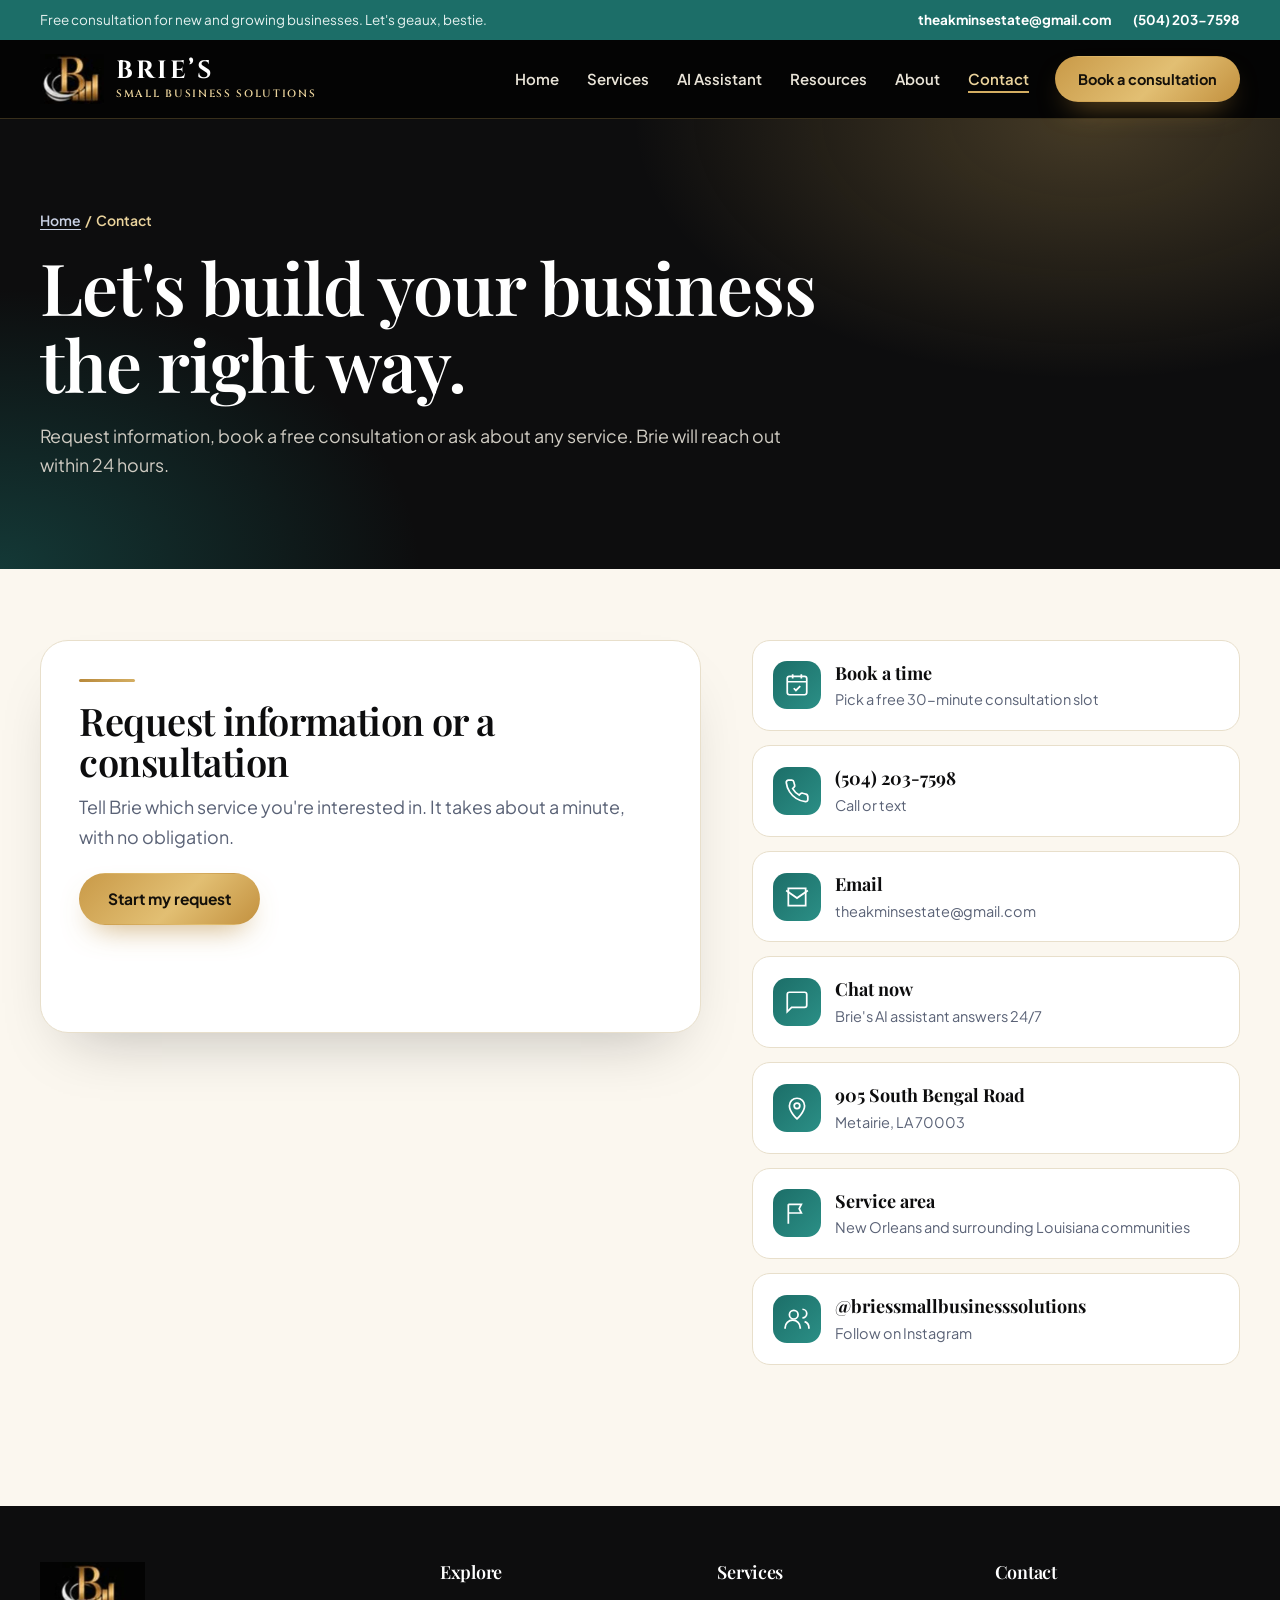
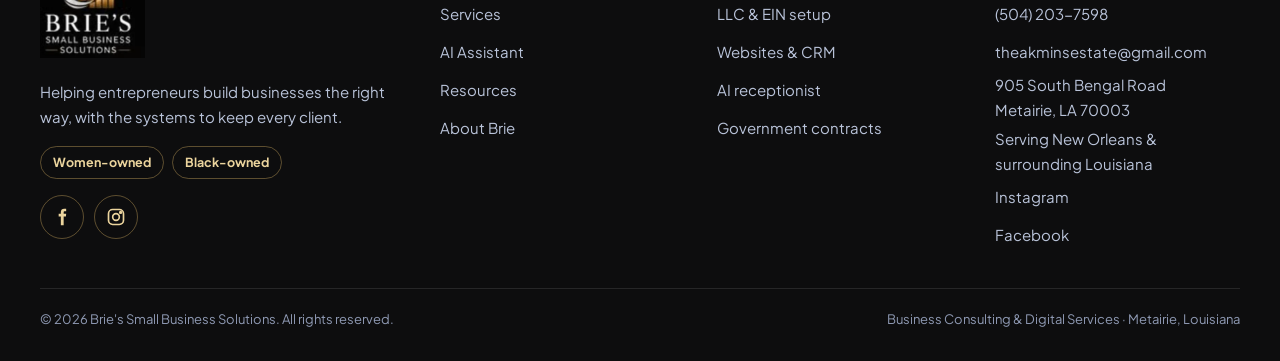
<file: contact.html>
<!doctype html>
<html lang="en"><head>
<meta charset="utf-8"><meta name="viewport" content="width=device-width, initial-scale=1">
<title>Contact | Brie's Small Business Solutions</title>
<meta name="description" content="Request a free consultation with Brie. Call, text, email or chat with her AI assistant.">
<link rel="canonical" href="https://briessmallbusinesssolutions.com/contact.html">
<meta property="og:title" content="Contact | Brie's Small Business Solutions"><meta property="og:description" content="Request a free consultation with Brie. Call, text, email or chat with her AI assistant."><meta property="og:type" content="website"><meta property="og:url" content="https://briessmallbusinesssolutions.com/contact.html"><meta property="og:image" content="https://briessmallbusinesssolutions.com/images/office.jpg"><meta property="og:image:width" content="1400"><meta property="og:image:height" content="1050"><meta name="twitter:card" content="summary_large_image"><meta name="twitter:title" content="Contact | Brie's Small Business Solutions"><meta name="twitter:description" content="Request a free consultation with Brie. Call, text, email or chat with her AI assistant."><meta name="twitter:image" content="https://briessmallbusinesssolutions.com/images/office.jpg">
<meta name="theme-color" content="#0E1A33">
<link rel="icon" href="data:image/svg+xml,%3Csvg xmlns='http://www.w3.org/2000/svg' viewBox='0 0 64 64'%3E%3Crect width='64' height='64' rx='16' fill='%230E1A33'/%3E%3Ctext x='25' y='45' text-anchor='middle' font-family='Georgia,serif' font-size='36' font-weight='700' fill='%23EBD49D'%3EB%3C/text%3E%3Crect x='39' y='35' width='4' height='11' fill='%23D4AE62'/%3E%3Crect x='45' y='28' width='4' height='18' fill='%23D4AE62'/%3E%3Crect x='51' y='20' width='4' height='26' fill='%23EBD49D'/%3E%3C/svg%3E">
<script type="application/ld+json">{"@context": "https://schema.org", "@type": "ProfessionalService", "@id": "https://briessmallbusinesssolutions.com/#business", "name": "Brie's Small Business Solutions", "url": "https://briessmallbusinesssolutions.com/", "logo": "https://briessmallbusinesssolutions.com/images/brie-logo.png", "image": "https://briessmallbusinesssolutions.com/images/brie-portrait.jpg", "description": "Business consulting and digital services for startups, entrepreneurs, contractors and established small businesses.", "telephone": "+15042037598", "email": "theakminsestate@gmail.com", "slogan": "Helping Entrepreneurs Build Businesses the Right Way.", "address": {"@type": "PostalAddress", "streetAddress": "905 South Bengal Road", "addressLocality": "Metairie", "addressRegion": "LA", "postalCode": "70003", "addressCountry": "US"}, "areaServed": [{"@type": "City", "name": "New Orleans"}, {"@type": "City", "name": "Metairie"}, {"@type": "State", "name": "Louisiana"}], "founder": {"@type": "Person", "name": "Brie Williams", "jobTitle": "Founder & CEO"}, "sameAs": ["https://www.facebook.com/profile.php?id=61577362222873", "https://www.instagram.com/briessmallbusinesssolutions/"]}</script>
<link rel="preconnect" href="https://fonts.googleapis.com"><link rel="preconnect" href="https://fonts.gstatic.com" crossorigin>
<link href="https://fonts.googleapis.com/css2?family=Playfair+Display:ital,wght@0,500;0,600;0,700;1,500;1,600&family=Plus+Jakarta+Sans:wght@400;500;600;700&family=Pinyon+Script&family=Cinzel:wght@600;700&display=swap" rel="stylesheet">
<style>
:root{
  --cream:#FBF7EF;--cream-2:#F4EDDF;--white:#FFFFFF;
  --navy:#0D0D0E;--navy-2:#171718;--navy-3:#232325;--teal:#1C6E68;--teal-lt:#4FB3A9;
  --gold:#B8893B;--gold-2:#D4AE62;--gold-lt:#EBD49D;
  --ink:#18203A;--muted:#5A6276;--line:#E8DFCB;
  --r-lg:28px;--r-md:18px;--pad:clamp(40px,5.5vw,72px);
  --ease:cubic-bezier(.23,1,.32,1);
  --serif:"Playfair Display",Georgia,serif;--sans:"Plus Jakarta Sans",system-ui,sans-serif;
  --shadow:0 30px 60px -30px rgba(13,13,14,.28);
}
*{box-sizing:border-box;margin:0;padding:0}
html{scroll-behavior:smooth;-webkit-text-size-adjust:100%}
body{font-family:var(--sans);font-size:17px;line-height:1.65;color:var(--ink);background:var(--cream);-webkit-font-smoothing:antialiased;overflow-x:hidden}
img{display:block;max-width:100%;height:auto}
a{color:inherit}
button{font:inherit}
:focus-visible{outline:2px solid var(--gold);outline-offset:3px;border-radius:8px}
.wrap{width:min(1200px,100% - 32px);margin-inline:auto}
h1,h2,h3{font-family:var(--serif);font-weight:600;line-height:1.08;letter-spacing:-.015em;color:var(--navy)}
h1{font-size:clamp(42px,5.6vw,76px)}
h2{font-size:clamp(32px,4vw,52px)}
h3{font-size:clamp(21px,1.8vw,25px);line-height:1.2}
.lede{font-size:clamp(17px,1.4vw,19px);color:var(--muted);max-width:60ch}
.pill{display:inline-flex;align-items:center;gap:10px;padding:8px 16px;border-radius:999px;background:var(--white);border:1px solid var(--line);font-size:13.5px;font-weight:600;color:var(--navy)}
.pill i{width:8px;height:8px;border-radius:50%;background:var(--gold-2);box-shadow:0 0 0 4px rgba(212,174,98,.22)}
.band{padding-block:var(--pad)}
.head{max-width:760px;margin-bottom:38px}
.head .lede{margin-top:14px}
.center{text-align:center;margin-inline:auto}
.center .lede{margin-inline:auto}
.gold-rule{display:block;width:56px;height:3px;border-radius:3px;background:linear-gradient(90deg,var(--gold),var(--gold-2));margin-bottom:18px}
.center .gold-rule{margin-inline:auto}

/* buttons */
.btn{display:inline-flex;align-items:center;justify-content:center;gap:10px;min-height:52px;padding:14px 28px;border-radius:999px;border:1.5px solid transparent;font:700 15.5px/1 var(--sans);text-decoration:none;cursor:pointer;transition:transform .16s var(--ease),background-color .25s var(--ease),border-color .25s var(--ease),color .25s var(--ease),box-shadow .25s var(--ease)}
.btn:active{transform:scale(.97)}
.btn-gold{background:linear-gradient(135deg,#C99A48,#E2BF73 55%,#C3913F);color:#14100A;box-shadow:0 14px 30px -14px rgba(184,137,59,.8)}
.btn-navy{background:var(--navy);color:#fff}
.btn-line{border-color:var(--navy);color:var(--navy);background:transparent}
.btn-ghost{border-color:rgba(235,212,157,.6);color:var(--gold-lt);background:transparent}
@media (hover:hover) and (pointer:fine){
  .btn-gold:hover{box-shadow:0 18px 36px -14px rgba(184,137,59,.95)}
  .btn-navy:hover{background:var(--navy-3)}
  .btn-line:hover{background:var(--navy);color:#fff}
  .btn-ghost:hover{border-color:var(--gold-lt);color:#fff}
  .lift:hover{transform:translateY(-4px);box-shadow:0 40px 70px -35px rgba(13,13,14,.35)}
}

/* top bar + header */
.topbar{background:var(--teal);color:#E6F2F0;font-size:13.5px}
.topbar .wrap{display:flex;justify-content:space-between;align-items:center;gap:16px;min-height:40px}
.topbar a{color:#fff;font-weight:700;text-decoration:none}
.topbar .tb-r{display:flex;gap:22px}
.site-head{position:sticky;top:0;z-index:60;background:#040404;border-bottom:1px solid rgba(212,174,98,.25)}
.site-head .wrap{display:flex;align-items:center;gap:26px;min-height:78px}
.brand{display:flex;align-items:center;gap:12px;text-decoration:none;flex:none}
.brand .mark{height:50px;width:auto}
.wm{display:grid;line-height:1;gap:6px}
.wm b{font-family:Cinzel,var(--serif);font-weight:700;font-size:25px;letter-spacing:.1em;color:#fff}
.wm small{font-family:Cinzel,var(--serif);font-weight:600;font-size:10.5px;letter-spacing:.16em;color:var(--gold-lt)}
.brand-t{display:grid;line-height:1.05}
.brand-t b{font-family:var(--serif);font-size:22px;color:var(--navy);font-weight:700}
.brand-t small{font-size:11.5px;letter-spacing:.08em;color:var(--gold);font-weight:700}
.nav{margin-left:auto}
.nav ul{display:flex;gap:28px;list-style:none}
.nav a{display:inline-flex;align-items:center;min-height:44px;text-decoration:none;font-size:15px;font-weight:600;color:#E9E4D8;position:relative}
.nav a:hover,.nav a[aria-current="page"]{color:var(--gold-lt)}
.nav a::after{content:"";position:absolute;left:0;right:0;bottom:8px;height:2px;background:var(--gold-2);transform:scaleX(0);transform-origin:left;transition:transform .3s var(--ease)}
.nav a:hover::after,.nav a[aria-current="page"]::after{transform:scaleX(1)}
.site-head .btn{min-height:46px;padding:12px 22px;font-size:14.5px}

/* sub-page hero */
.page-hero{position:relative;background:var(--navy);color:#fff;overflow:hidden;padding-block:clamp(56px,7vw,96px)}
.page-hero::before{content:"";position:absolute;inset:0;background:radial-gradient(700px 400px at 85% 0%,rgba(212,174,98,.28),transparent 65%),radial-gradient(600px 400px at 0% 100%,rgba(28,110,104,.45),transparent 70%)}
.page-hero .wrap{position:relative}
.page-hero h1{color:#fff;max-width:18ch}
.page-hero .lede{color:#CFCBC2;margin-top:18px}
.crumbs{font-size:14px;color:var(--gold-lt);margin-bottom:16px;font-weight:600}
.crumbs a{text-decoration:underline;text-underline-offset:3px;color:#C9D1E4}

/* cards */
.card{background:var(--white);border:1px solid var(--line);border-radius:var(--r-lg);padding:clamp(24px,2.6vw,34px);box-shadow:var(--shadow);transition:transform .3s var(--ease),box-shadow .3s var(--ease)}
.card p{color:var(--muted);font-size:15.5px;margin-top:10px}
.ticks{list-style:none;display:grid;gap:10px;margin-top:18px}
.ticks li{position:relative;padding-left:30px;font-size:15.5px;font-weight:500}
.ticks li::before{content:"";position:absolute;left:0;top:3px;width:20px;height:20px;border-radius:50%;background:rgba(212,174,98,.18) url("data:image/svg+xml,%3Csvg xmlns='http://www.w3.org/2000/svg' viewBox='0 0 24 24' fill='none' stroke='%23B8893B' stroke-width='3' stroke-linecap='round' stroke-linejoin='round'%3E%3Cpath d='M5 12l5 5 9-10'/%3E%3C/svg%3E") center/12px no-repeat}
.icon{width:56px;height:56px;border-radius:16px;display:grid;place-items:center;background:linear-gradient(135deg,#0D0D0E,#14302D);color:var(--gold-lt);margin-bottom:20px}

/* navy feature band */
.navy-band{background:var(--navy);color:#fff;position:relative;overflow:hidden}
.navy-band::before{content:"";position:absolute;inset:0;background:radial-gradient(800px 500px at 100% 0%,rgba(212,174,98,.18),transparent 60%);pointer-events:none}
.navy-band .wrap{position:relative}
.navy-band h2,.navy-band h3{color:#fff}
.navy-band .lede{color:#CFCBC2}

/* calculator */
.calc{background:rgba(255,255,255,.06);border:1px solid rgba(235,212,157,.25);border-radius:var(--r-lg);padding:clamp(24px,3vw,38px)}
.calc h3{color:#fff}
.calc > p{color:#B9C3D9;font-size:15px;margin-top:6px}
.field{margin-top:20px}
.field label{display:flex;justify-content:space-between;gap:12px;font-size:15px;color:#E3E8F3;font-weight:600}
.field output{font-family:var(--serif);font-size:21px;color:var(--gold-lt);font-weight:700}
input[type=range]{-webkit-appearance:none;appearance:none;width:100%;height:44px;background:transparent;cursor:pointer}
input[type=range]::-webkit-slider-runnable-track{height:5px;border-radius:5px;background:linear-gradient(90deg,var(--gold-2) var(--p,50%),rgba(255,255,255,.16) var(--p,50%))}
input[type=range]::-moz-range-track{height:5px;border-radius:5px;background:rgba(255,255,255,.16)}
input[type=range]::-moz-range-progress{height:5px;border-radius:5px;background:var(--gold-2)}
input[type=range]::-webkit-slider-thumb{-webkit-appearance:none;width:24px;height:24px;margin-top:-9.5px;border-radius:50%;background:#fff;border:4px solid var(--gold-2);box-shadow:0 4px 12px rgba(0,0,0,.35)}
input[type=range]::-moz-range-thumb{width:18px;height:18px;border-radius:50%;background:#fff;border:4px solid var(--gold-2)}
.result{margin-top:24px;padding-top:22px;border-top:1px solid rgba(235,212,157,.25)}
.result small{display:block;color:#B9C3D9;font-size:14.5px}
.result .amt{font-family:var(--serif);font-weight:700;font-size:clamp(48px,6vw,72px);line-height:1;color:var(--gold-lt);margin-top:8px;font-variant-numeric:lining-nums tabular-nums}
.result .yr{color:#E3E8F3;font-size:15.5px;margin-top:8px}
.fine{font-size:12.5px;color:#8F9AB4;margin-top:12px}

/* CTA band */
.cta-band{position:relative;border-radius:36px;overflow:hidden;background:linear-gradient(135deg,#0D0D0E 0%,#14302D 100%);color:#fff;padding:clamp(36px,5vw,64px);display:grid;grid-template-columns:1.3fr .7fr;gap:32px;align-items:center;box-shadow:var(--shadow)}
.cta-band::after{content:"";position:absolute;right:-80px;top:-80px;width:320px;height:320px;border-radius:50%;border:1px solid rgba(235,212,157,.25);box-shadow:0 0 0 40px rgba(235,212,157,.05),0 0 0 90px rgba(235,212,157,.03)}
.cta-band h2{color:#fff}
.cta-band p{color:#CFCBC2;margin-top:12px}
.cta-band .acts{display:flex;flex-direction:column;gap:12px;position:relative;z-index:1}

/* footer */
.site-foot{background:var(--navy);color:#B9C3D9;font-size:15px;padding-block:56px 30px;margin-top:var(--pad)}
.foot-grid{display:grid;grid-template-columns:1.5fr 1fr 1fr 1fr;gap:32px}
.site-foot h4{font-family:var(--serif);color:#fff;font-size:18px;margin-bottom:14px;font-weight:600}
.site-foot ul{list-style:none;display:grid;gap:4px}
.site-foot a{text-decoration:none;display:inline-flex;align-items:center;min-height:34px}
.site-foot a:hover{color:var(--gold-lt)}
.site-foot .brand img{height:96px;width:auto}
.foot-base{margin-top:36px;padding-top:20px;border-top:1px solid rgba(255,255,255,.1);display:flex;justify-content:space-between;flex-wrap:wrap;gap:12px;font-size:13px;color:#8F9AB4}

/* greeting bubble */
#greet{position:fixed;right:24px;bottom:96px;z-index:999998;max-width:252px;background:#fff;color:var(--ink);border:1px solid var(--line);border-radius:20px 20px 4px 20px;padding:16px 42px 16px 16px;font-size:14.5px;line-height:1.45;box-shadow:0 22px 50px -16px rgba(13,13,14,.45);opacity:0;transform:translateY(8px);pointer-events:none;transition:opacity .35s var(--ease),transform .35s var(--ease)}
#greet.show{opacity:1;transform:none;pointer-events:auto}
#greet b{display:block;font-family:var(--serif);font-size:17px;color:var(--navy);margin-bottom:2px}
#greet-x{position:absolute;top:2px;right:2px;width:40px;height:40px;border:0;background:transparent;font-size:20px;color:#5F6370;cursor:pointer}

@media (max-width:1060px){.nav ul{gap:18px}.topbar .tb-r a:first-child{display:none}}
@media (max-width:900px){.cta-band{grid-template-columns:1fr}.foot-grid{grid-template-columns:1fr 1fr}}
@media (max-width:780px){
  body{font-size:16px}
  .brand .mark{height:40px}.wm b{font-size:21px}.wm small{font-size:9px}
  .topbar .tb-l{display:none}.topbar .wrap{justify-content:center}
  .site-head .wrap{flex-wrap:wrap;gap:4px 14px;min-height:0;padding-block:10px 2px}
  .site-head .btn{display:none}
  .nav{order:3;width:100%;margin-left:0;overflow-x:auto;scrollbar-width:none;-webkit-overflow-scrolling:touch}
  .nav::-webkit-scrollbar{display:none}
  .nav ul{white-space:nowrap;gap:22px}
  .foot-grid{grid-template-columns:1fr}
  #greet{right:16px;bottom:92px}
}
@media (prefers-reduced-motion:reduce){*,*::before,*::after{animation:none!important;transition:none!important;scroll-behavior:auto!important}}

.badges{display:flex;gap:8px;margin-top:16px;flex-wrap:wrap}
.badges span{font-size:12.5px;font-weight:700;color:var(--gold-lt);border:1px solid rgba(212,174,98,.4);border-radius:999px;padding:5px 12px}
.socials{display:flex;gap:10px;margin-top:16px}
.socials a{width:44px;height:44px;border-radius:50%;border:1px solid rgba(212,174,98,.4);display:grid;place-items:center;color:var(--gold-lt);min-height:0}
.socials a:hover{background:var(--gold-2);color:#0D0D0E}

.site-foot h3.fh{font-family:var(--serif);color:#fff;font-size:18px;margin-bottom:14px;font-weight:600;line-height:1.2}
@media (max-width:780px){
  .nav li.nm{display:none}
  .nav ul{gap:18px;justify-content:space-between}
  .nav{overflow-x:visible}
  #greet{max-width:none;width:auto;padding:9px 40px 9px 14px;bottom:86px;right:16px;border-radius:999px 999px 4px 999px}
  #greet .gt{display:none}
  #greet b{font-size:15px;margin:0;white-space:nowrap}
  #greet-x{top:50%;transform:translateY(-50%);width:36px;height:36px}
}


.contact-grid{display:grid;grid-template-columns:1.15fr .85fr;gap:clamp(24px,4vw,56px);align-items:start}
.req{background:#fff;border:1px solid var(--line);border-radius:var(--r-lg);padding:clamp(24px,3vw,40px);box-shadow:var(--shadow)}
#intake-panel{overflow:hidden;max-height:0;opacity:0;transition:max-height .5s var(--ease),opacity .35s var(--ease)}
#intake-panel.open{max-height:1800px;opacity:1;margin-top:20px}
#intake-host{min-height:60px}
#intake-status,#intake-thanks{min-height:22px;margin-top:12px;font-weight:600;color:var(--teal)}
.fallback{padding:18px;background:var(--cream);border-radius:var(--r-md)}
.fallback a{color:var(--teal);font-weight:700}
.privacy{font-size:13px;color:var(--muted);margin-top:12px}
.info{display:grid;gap:14px}
.info a,.info div{display:flex;gap:14px;align-items:center;background:#fff;border:1px solid var(--line);border-radius:var(--r-md);padding:18px 20px;text-decoration:none}
.info .ic{flex:none;width:48px;height:48px;border-radius:14px;display:grid;place-items:center;background:linear-gradient(135deg,var(--teal),#2B8F86);color:#fff}
.info b{display:block;font-family:var(--serif);font-size:18px;color:#0D0D0E}
.info span{font-size:14.5px;color:var(--muted)}
@media (max-width:900px){.contact-grid{grid-template-columns:1fr}}

</style></head><body>
<aside class="topbar" aria-label="Contact bar"><div class="wrap"><span class="tb-l">Free consultation for new and growing businesses. Let's geaux, bestie.</span><span class="tb-r"><a href="mailto:theakminsestate@gmail.com">theakminsestate@gmail.com</a><a href="tel:+15042037598">(504) 203-7598</a></span></div></aside>
<header class="site-head"><div class="wrap">
<a class="brand" href="index.html" aria-label="Brie's Small Business Solutions, home"><img class="mark" src="images/brie-mark.webp" alt="" width="64" height="50"><span class="wm"><b>BRIE’S</b><small>SMALL BUSINESS SOLUTIONS</small></span></a>
<nav class="nav" aria-label="Main"><ul><li class="nm"><a href="index.html">Home</a></li><li><a href="services.html">Services</a></li><li><a href="ai-assistant.html">AI Assistant</a></li><li class="nm"><a href="resources.html">Resources</a></li><li><a href="about.html">About</a></li><li><a href="contact.html" aria-current="page">Contact</a></li></ul></nav>
<a class="btn btn-gold" href="https://app.calldirector.ai/book/brie-consultation">Book a consultation</a>
</div></header>
<main>
<section class="page-hero"><div class="wrap"><p class="crumbs"><a href="index.html">Home</a> &nbsp;/&nbsp; Contact</p><h1>Let's build your business the right way.</h1><p class="lede">Request information, book a free consultation or ask about any service. Brie will reach out within 24 hours.</p></div></section>
<section class="band"><div class="wrap contact-grid">
<div class="req">
<span class="gold-rule"></span><h2 style="font-size:clamp(28px,3vw,38px)">Request information or a consultation</h2>
<p class="lede" style="margin-top:10px">Tell Brie which service you're interested in. It takes about a minute, with no obligation.</p>
<div style="margin-top:22px"><button class="btn btn-gold" type="button" id="open-intake" aria-expanded="false" aria-controls="intake-panel">Start my request</button></div>
<div id="intake-status" role="status" aria-live="polite"></div>
<div id="intake-panel" aria-hidden="true"><div id="intake-host"></div><p class="privacy">Your information is only used to respond to your request. Text messages are optional, and you can opt out any time.</p></div>
<div id="intake-thanks" role="status" aria-live="polite"></div>
</div>
<div class="info">
<a href="https://app.calldirector.ai/book/brie-consultation"><span class="ic"><svg width="26" height="26" viewBox="0 0 24 24" fill="none" stroke="currentColor" stroke-width="1.6"><rect x="3" y="4" width="18" height="17" rx="2"/><path d="M3 9h18M8 2v4M16 2v4M9 15l2 2 4-4"/></svg></span><span><b>Book a time</b><span>Pick a free 30-minute consultation slot</span></span></a>
<a href="tel:+15042037598"><span class="ic"><svg width="26" height="26" viewBox="0 0 24 24" fill="none" stroke="currentColor" stroke-width="1.6"><path d="M22 16.9v3a2 2 0 0 1-2.2 2 19.8 19.8 0 0 1-8.6-3.1 19.5 19.5 0 0 1-6-6A19.8 19.8 0 0 1 2.1 4.2 2 2 0 0 1 4.1 2h3a2 2 0 0 1 2 1.7c.1.9.4 1.8.7 2.7a2 2 0 0 1-.5 2.1L8 9.8a16 16 0 0 0 6 6l1.3-1.3a2 2 0 0 1 2.1-.4c.9.3 1.8.6 2.7.7a2 2 0 0 1 1.7 2z"/></svg></span><span><b>(504) 203-7598</b><span>Call or text</span></span></a>
<a href="mailto:theakminsestate@gmail.com"><span class="ic"><svg width="26" height="26" viewBox="0 0 24 24" fill="none" stroke="currentColor" stroke-width="1.6"><path d="M4 4h16v16H4z"/><path d="m22 6-10 7L2 6"/></svg></span><span><b>Email</b><span>theakminsestate@gmail.com</span></span></a>
<a href="#" data-open-chat><span class="ic"><svg width="26" height="26" viewBox="0 0 24 24" fill="none" stroke="currentColor" stroke-width="1.6"><path d="M21 15a2 2 0 0 1-2 2H7l-4 4V5a2 2 0 0 1 2-2h14a2 2 0 0 1 2 2z"/></svg></span><span><b>Chat now</b><span>Brie's AI assistant answers 24/7</span></span></a>
<a href="https://www.google.com/maps/search/?api=1&amp;query=905+South+Bengal+Road+Metairie+LA+70003" target="_blank" rel="noopener"><span class="ic"><svg width="26" height="26" viewBox="0 0 24 24" fill="none" stroke="currentColor" stroke-width="1.6"><path d="M12 22s7-6.2 7-12a7 7 0 0 0-14 0c0 5.8 7 12 7 12z"/><circle cx="12" cy="10" r="2.6"/></svg></span><span><b>905 South Bengal Road</b><span>Metairie, LA 70003</span></span></a>
<div><span class="ic"><svg width="26" height="26" viewBox="0 0 24 24" fill="none" stroke="currentColor" stroke-width="1.6"><path d="M4 22V4M4 4h12l-2 4 2 4H4"/></svg></span><span><b>Service area</b><span>New Orleans and surrounding Louisiana communities</span></span></div>
<a href="https://www.instagram.com/briessmallbusinesssolutions/" target="_blank" rel="noopener"><span class="ic"><svg width="26" height="26" viewBox="0 0 24 24" fill="none" stroke="currentColor" stroke-width="1.6"><circle cx="9" cy="8" r="4"/><path d="M1 21v-1a7 7 0 0 1 14 0v1M17 11a4 4 0 0 0 0-8M23 21v-1a6 6 0 0 0-4-5.6"/></svg></span><span><b>@briessmallbusinesssolutions</b><span>Follow on Instagram</span></span></a>
</div>
</div></section>

</main>
<footer class="site-foot"><div class="wrap">
<div class="foot-grid">
<div><a class="brand" href="index.html" aria-label="Brie's Small Business Solutions, home"><img src="images/brie-logo.webp" alt="Brie's Small Business Solutions" width="92" height="84"></a>
<p style="margin-top:16px;max-width:34ch">Helping entrepreneurs build businesses the right way, with the systems to keep every client.</p>
<p class="badges"><span>Women-owned</span><span>Black-owned</span></p>
<div class="socials"><a href="https://www.facebook.com/profile.php?id=61577362222873" target="_blank" rel="noopener" aria-label="Brie's Small Business Solutions on Facebook"><svg width="20" height="20" viewBox="0 0 24 24" fill="currentColor"><path d="M14 8V6.5c0-.8.2-1.3 1.4-1.3H17V2.2C16.7 2.1 15.7 2 14.6 2 12.2 2 10.6 3.4 10.6 6.1V8H8v3.4h2.6V22H14V11.4h2.7L17 8z"/></svg></a><a href="https://www.instagram.com/briessmallbusinesssolutions/" target="_blank" rel="noopener" aria-label="Brie's Small Business Solutions on Instagram"><svg width="20" height="20" viewBox="0 0 24 24" fill="none" stroke="currentColor" stroke-width="2"><rect x="3" y="3" width="18" height="18" rx="5"/><circle cx="12" cy="12" r="4"/><circle cx="17.5" cy="6.5" r="1" fill="currentColor"/></svg></a></div></div>
<div><h3 class="fh">Explore</h3><ul><li><a href="services.html">Services</a></li><li><a href="ai-assistant.html">AI Assistant</a></li><li><a href="resources.html">Resources</a></li><li><a href="about.html">About Brie</a></li></ul></div>
<div><h3 class="fh">Services</h3><ul><li><a href="services.html#start">LLC &amp; EIN setup</a></li><li><a href="services.html#presence">Websites &amp; CRM</a></li><li><a href="ai-assistant.html">AI receptionist</a></li><li><a href="services.html#grow">Government contracts</a></li></ul></div>
<div><h3 class="fh">Contact</h3><ul><li><a href="tel:+15042037598">(504) 203-7598</a></li><li><a href="mailto:theakminsestate@gmail.com">theakminsestate@gmail.com</a></li><li><span style="min-height:34px;display:flex;align-items:center">905 South Bengal Road<br>Metairie, LA 70003</span></li><li><span style="min-height:34px;display:flex;align-items:center">Serving New Orleans &amp; surrounding Louisiana</span></li><li><a href="https://www.instagram.com/briessmallbusinesssolutions/" target="_blank" rel="noopener">Instagram</a></li><li><a href="https://www.facebook.com/profile.php?id=61577362222873" target="_blank" rel="noopener">Facebook</a></li></ul></div>
</div>
<div class="foot-base"><span>© 2026 Brie's Small Business Solutions. All rights reserved.</span><span>Business Consulting &amp; Digital Services · Metairie, Louisiana</span></div>
</div></footer>
<div id="greet" role="dialog" aria-label="Chat greeting"><button type="button" id="greet-x" aria-label="Dismiss">×</button><b>Need a quick answer?</b><span class="gt">I'm Brie's assistant. Ask me anything about starting or growing your business, or book a free consultation.</span></div>
<script>
(function(){var g=document.getElementById('greet'),t,d=false;function s(){g.classList.add('show');clearTimeout(t);t=setTimeout(function(){g.classList.remove('show')},g.dataset.m?6000:15000)}
var mob=matchMedia('(max-width:780px)').matches;if(mob){g.dataset.m='1'}var hh=document.querySelector('.hero .portrait-wrap');if(!mob&&!hh){setTimeout(function(){if(!d)s()},2500)}else if(!(mob&&/contact/.test(location.pathname))){var fired=0;addEventListener('scroll',function(){if(hh&&scrollY<innerHeight*.5)g.classList.remove('show');if(!fired&&!d&&scrollY>(hh?innerHeight*.75:innerHeight*1.1)){fired=1;setTimeout(function(){if(!d)s()},1200)}},{passive:true})}document.getElementById('greet-x').addEventListener('click',function(){d=true;clearTimeout(t);g.classList.remove('show')});
[].forEach.call(document.querySelectorAll('[data-open-chat]'),function(b){b.addEventListener('click',function(e){e.preventDefault();var l=document.querySelector('[id*="paymegpt"] button,[class*="paymegpt"] button,[id*="calldirector"] button,[class*="calldirector"] button');if(l)l.click();else s()})});
var c=document.getElementById('r-calls');if(c){var r=document.getElementById('r-rate'),v=document.getElementById('r-value'),f=function(n){return '$'+Math.round(n).toLocaleString('en-US')};
function fill(el){el.style.setProperty('--p',((el.value-el.min)/(el.max-el.min)*100)+'%')}
function calc(){[c,r,v].forEach(fill);document.getElementById('o-calls').textContent=c.value;document.getElementById('o-rate').textContent=r.value+'%';document.getElementById('o-value').textContent=f(+v.value);var m=c.value*(52/12)*(r.value/100)*v.value;document.getElementById('amt').textContent=f(m);document.getElementById('yr').textContent="That's about "+f(Math.round(m*12/100)*100)+" a year."}
[c,r,v].forEach(function(el){el.addEventListener('input',calc)});calc()}})();
</script>
<script src="https://app.calldirector.ai/widget.js" data-widget="31506327" async></script>
<script>
(function(){
var t0=Date.now(),loaded=false,loading=false,wt=null,rt=null,tt=null;
var btn=document.getElementById('open-intake'),panel=document.getElementById('intake-panel'),host=document.getElementById('intake-host'),st=document.getElementById('intake-status'),th=document.getElementById('intake-thanks');
function fb(){host.innerHTML='<div class="fallback">Call or text <a href="tel:+15042037598">(504) 203-7598</a> or email <a href="mailto:theakminsestate@gmail.com">theakminsestate@gmail.com</a>, and Brie will get back to you within 24 hours.</div>'}
function op(){panel.classList.add('open');panel.setAttribute('aria-hidden','false');btn.setAttribute('aria-expanded','true')}
function load(){if(loaded||loading)return;if(navigator.webdriver){op();fb();loaded=true;return}
var w=3000-(Date.now()-t0);if(w>0){st.textContent='One moment…';clearTimeout(wt);wt=setTimeout(load,w);return}
st.textContent='';loading=true;op();var s=document.createElement('script');s.src='https://app.calldirector.ai/forms-embed.js';s.async=true;s.setAttribute('data-form','hv4cn07k');s.setAttribute('data-theme','light');s.setAttribute('data-accent','#B8893B');s.setAttribute('data-bg','#FFFFFF');s.setAttribute('data-surface','#FFFFFF');s.setAttribute('data-source','brie-site-contact');
s.onload=function(){loaded=true;loading=false};s.onerror=function(){fb();loaded=true;loading=false};host.appendChild(s)}
function tr(e){if(e.isTrusted)load()}['pointerdown','keydown','touchstart'].forEach(function(ev){btn.addEventListener(ev,tr)});
btn.addEventListener('click',function(e){if(e.isTrusted&&loaded)op()});
function reset(){panel.classList.remove('open');panel.setAttribute('aria-hidden','true');btn.setAttribute('aria-expanded','false');host.innerHTML='';st.textContent='';loaded=false;loading=false;clearTimeout(wt)}
window.addEventListener('paymegpt-form:submitted',function(){clearTimeout(rt);clearTimeout(tt);rt=setTimeout(function(){reset();th.textContent='Thank you. Brie will be in touch within 24 hours.';tt=setTimeout(function(){th.textContent=''},12000)},3500)});
})();
</script>
</body></html>
</file>
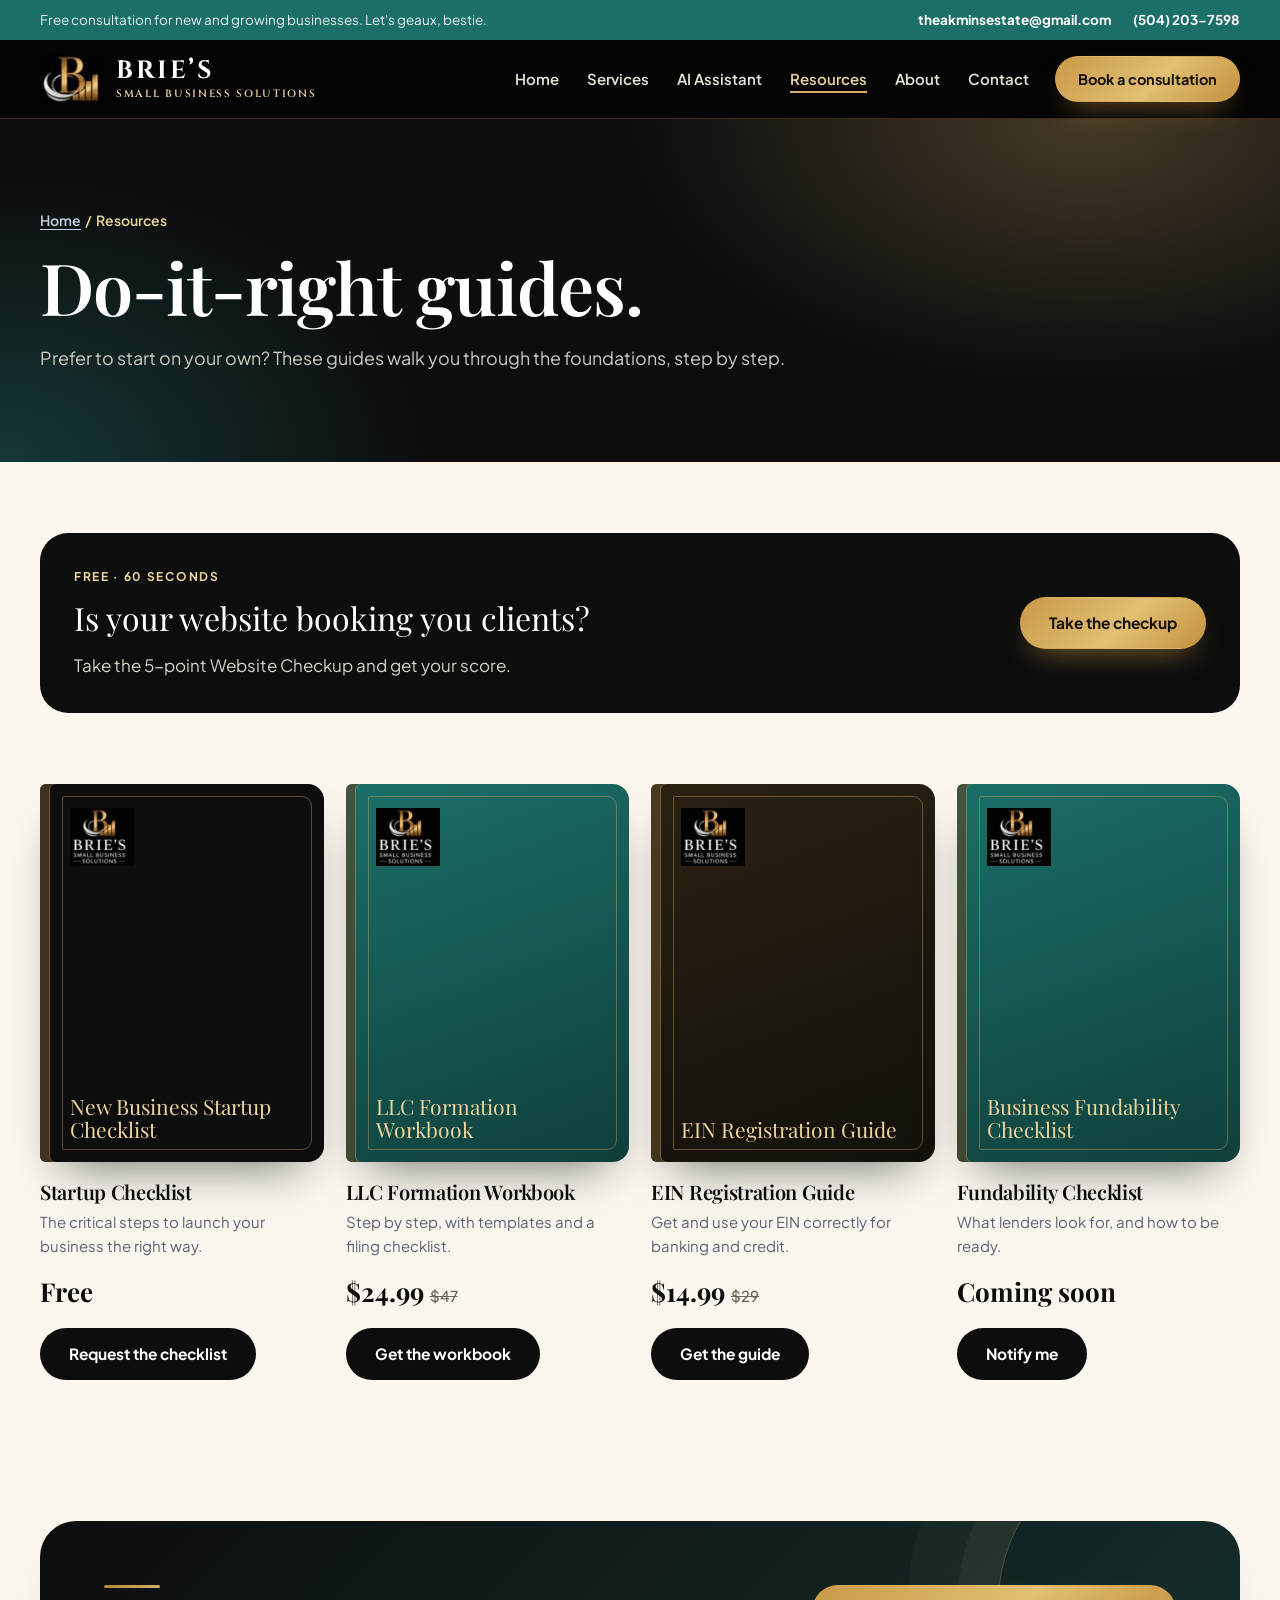
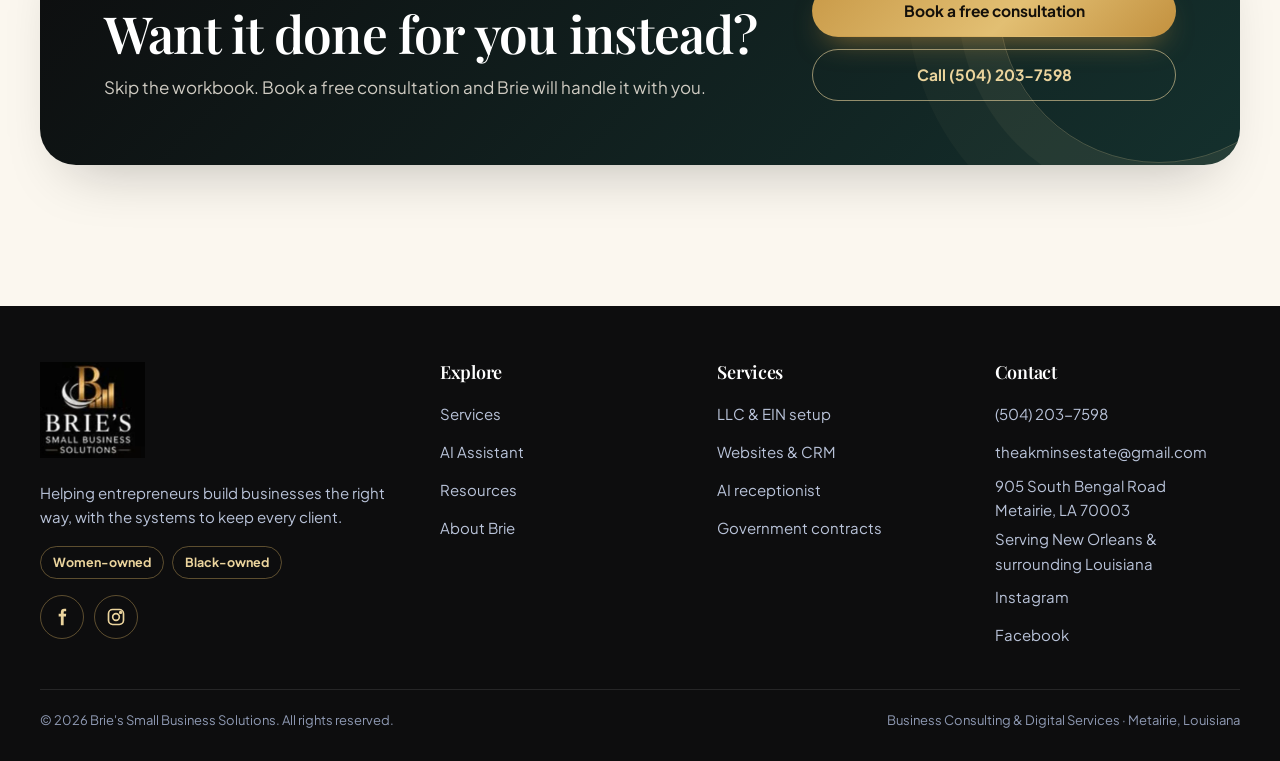
<file: resources.html>
<!doctype html>
<html lang="en"><head>
<meta charset="utf-8"><meta name="viewport" content="width=device-width, initial-scale=1">
<title>Resources | Brie's Small Business Solutions</title>
<meta name="description" content="Do-it-right guides: the New Business Startup Checklist, LLC Formation Workbook, EIN Registration Guide and more.">
<link rel="canonical" href="https://briessmallbusinesssolutions.com/resources.html">
<meta property="og:title" content="Resources | Brie's Small Business Solutions"><meta property="og:description" content="Do-it-right guides: the New Business Startup Checklist, LLC Formation Workbook, EIN Registration Guide and more."><meta property="og:type" content="website"><meta property="og:url" content="https://briessmallbusinesssolutions.com/resources.html"><meta property="og:image" content="https://briessmallbusinesssolutions.com/images/office.jpg"><meta property="og:image:width" content="1400"><meta property="og:image:height" content="1050"><meta name="twitter:card" content="summary_large_image"><meta name="twitter:title" content="Resources | Brie's Small Business Solutions"><meta name="twitter:description" content="Do-it-right guides: the New Business Startup Checklist, LLC Formation Workbook, EIN Registration Guide and more."><meta name="twitter:image" content="https://briessmallbusinesssolutions.com/images/office.jpg">
<meta name="theme-color" content="#0E1A33">
<link rel="icon" href="data:image/svg+xml,%3Csvg xmlns='http://www.w3.org/2000/svg' viewBox='0 0 64 64'%3E%3Crect width='64' height='64' rx='16' fill='%230E1A33'/%3E%3Ctext x='25' y='45' text-anchor='middle' font-family='Georgia,serif' font-size='36' font-weight='700' fill='%23EBD49D'%3EB%3C/text%3E%3Crect x='39' y='35' width='4' height='11' fill='%23D4AE62'/%3E%3Crect x='45' y='28' width='4' height='18' fill='%23D4AE62'/%3E%3Crect x='51' y='20' width='4' height='26' fill='%23EBD49D'/%3E%3C/svg%3E">
<script type="application/ld+json">{"@context": "https://schema.org", "@type": "ProfessionalService", "@id": "https://briessmallbusinesssolutions.com/#business", "name": "Brie's Small Business Solutions", "url": "https://briessmallbusinesssolutions.com/", "logo": "https://briessmallbusinesssolutions.com/images/brie-logo.png", "image": "https://briessmallbusinesssolutions.com/images/brie-portrait.jpg", "description": "Business consulting and digital services for startups, entrepreneurs, contractors and established small businesses.", "telephone": "+15042037598", "email": "theakminsestate@gmail.com", "slogan": "Helping Entrepreneurs Build Businesses the Right Way.", "address": {"@type": "PostalAddress", "streetAddress": "905 South Bengal Road", "addressLocality": "Metairie", "addressRegion": "LA", "postalCode": "70003", "addressCountry": "US"}, "areaServed": [{"@type": "City", "name": "New Orleans"}, {"@type": "City", "name": "Metairie"}, {"@type": "State", "name": "Louisiana"}], "founder": {"@type": "Person", "name": "Brie Williams", "jobTitle": "Founder & CEO"}, "sameAs": ["https://www.facebook.com/profile.php?id=61577362222873", "https://www.instagram.com/briessmallbusinesssolutions/"]}</script>
<link rel="preconnect" href="https://fonts.googleapis.com"><link rel="preconnect" href="https://fonts.gstatic.com" crossorigin>
<link href="https://fonts.googleapis.com/css2?family=Playfair+Display:ital,wght@0,500;0,600;0,700;1,500;1,600&family=Plus+Jakarta+Sans:wght@400;500;600;700&family=Pinyon+Script&family=Cinzel:wght@600;700&display=swap" rel="stylesheet">
<style>
:root{
  --cream:#FBF7EF;--cream-2:#F4EDDF;--white:#FFFFFF;
  --navy:#0D0D0E;--navy-2:#171718;--navy-3:#232325;--teal:#1C6E68;--teal-lt:#4FB3A9;
  --gold:#B8893B;--gold-2:#D4AE62;--gold-lt:#EBD49D;
  --ink:#18203A;--muted:#5A6276;--line:#E8DFCB;
  --r-lg:28px;--r-md:18px;--pad:clamp(40px,5.5vw,72px);
  --ease:cubic-bezier(.23,1,.32,1);
  --serif:"Playfair Display",Georgia,serif;--sans:"Plus Jakarta Sans",system-ui,sans-serif;
  --shadow:0 30px 60px -30px rgba(13,13,14,.28);
}
*{box-sizing:border-box;margin:0;padding:0}
html{scroll-behavior:smooth;-webkit-text-size-adjust:100%}
body{font-family:var(--sans);font-size:17px;line-height:1.65;color:var(--ink);background:var(--cream);-webkit-font-smoothing:antialiased;overflow-x:hidden}
img{display:block;max-width:100%;height:auto}
a{color:inherit}
button{font:inherit}
:focus-visible{outline:2px solid var(--gold);outline-offset:3px;border-radius:8px}
.wrap{width:min(1200px,100% - 32px);margin-inline:auto}
h1,h2,h3{font-family:var(--serif);font-weight:600;line-height:1.08;letter-spacing:-.015em;color:var(--navy)}
h1{font-size:clamp(42px,5.6vw,76px)}
h2{font-size:clamp(32px,4vw,52px)}
h3{font-size:clamp(21px,1.8vw,25px);line-height:1.2}
.lede{font-size:clamp(17px,1.4vw,19px);color:var(--muted);max-width:60ch}
.pill{display:inline-flex;align-items:center;gap:10px;padding:8px 16px;border-radius:999px;background:var(--white);border:1px solid var(--line);font-size:13.5px;font-weight:600;color:var(--navy)}
.pill i{width:8px;height:8px;border-radius:50%;background:var(--gold-2);box-shadow:0 0 0 4px rgba(212,174,98,.22)}
.band{padding-block:var(--pad)}
.head{max-width:760px;margin-bottom:38px}
.head .lede{margin-top:14px}
.center{text-align:center;margin-inline:auto}
.center .lede{margin-inline:auto}
.gold-rule{display:block;width:56px;height:3px;border-radius:3px;background:linear-gradient(90deg,var(--gold),var(--gold-2));margin-bottom:18px}
.center .gold-rule{margin-inline:auto}

/* buttons */
.btn{display:inline-flex;align-items:center;justify-content:center;gap:10px;min-height:52px;padding:14px 28px;border-radius:999px;border:1.5px solid transparent;font:700 15.5px/1 var(--sans);text-decoration:none;cursor:pointer;transition:transform .16s var(--ease),background-color .25s var(--ease),border-color .25s var(--ease),color .25s var(--ease),box-shadow .25s var(--ease)}
.btn:active{transform:scale(.97)}
.btn-gold{background:linear-gradient(135deg,#C99A48,#E2BF73 55%,#C3913F);color:#14100A;box-shadow:0 14px 30px -14px rgba(184,137,59,.8)}
.btn-navy{background:var(--navy);color:#fff}
.btn-line{border-color:var(--navy);color:var(--navy);background:transparent}
.btn-ghost{border-color:rgba(235,212,157,.6);color:var(--gold-lt);background:transparent}
@media (hover:hover) and (pointer:fine){
  .btn-gold:hover{box-shadow:0 18px 36px -14px rgba(184,137,59,.95)}
  .btn-navy:hover{background:var(--navy-3)}
  .btn-line:hover{background:var(--navy);color:#fff}
  .btn-ghost:hover{border-color:var(--gold-lt);color:#fff}
  .lift:hover{transform:translateY(-4px);box-shadow:0 40px 70px -35px rgba(13,13,14,.35)}
}

/* top bar + header */
.topbar{background:var(--teal);color:#E6F2F0;font-size:13.5px}
.topbar .wrap{display:flex;justify-content:space-between;align-items:center;gap:16px;min-height:40px}
.topbar a{color:#fff;font-weight:700;text-decoration:none}
.topbar .tb-r{display:flex;gap:22px}
.site-head{position:sticky;top:0;z-index:60;background:#040404;border-bottom:1px solid rgba(212,174,98,.25)}
.site-head .wrap{display:flex;align-items:center;gap:26px;min-height:78px}
.brand{display:flex;align-items:center;gap:12px;text-decoration:none;flex:none}
.brand .mark{height:50px;width:auto}
.wm{display:grid;line-height:1;gap:6px}
.wm b{font-family:Cinzel,var(--serif);font-weight:700;font-size:25px;letter-spacing:.1em;color:#fff}
.wm small{font-family:Cinzel,var(--serif);font-weight:600;font-size:10.5px;letter-spacing:.16em;color:var(--gold-lt)}
.brand-t{display:grid;line-height:1.05}
.brand-t b{font-family:var(--serif);font-size:22px;color:var(--navy);font-weight:700}
.brand-t small{font-size:11.5px;letter-spacing:.08em;color:var(--gold);font-weight:700}
.nav{margin-left:auto}
.nav ul{display:flex;gap:28px;list-style:none}
.nav a{display:inline-flex;align-items:center;min-height:44px;text-decoration:none;font-size:15px;font-weight:600;color:#E9E4D8;position:relative}
.nav a:hover,.nav a[aria-current="page"]{color:var(--gold-lt)}
.nav a::after{content:"";position:absolute;left:0;right:0;bottom:8px;height:2px;background:var(--gold-2);transform:scaleX(0);transform-origin:left;transition:transform .3s var(--ease)}
.nav a:hover::after,.nav a[aria-current="page"]::after{transform:scaleX(1)}
.site-head .btn{min-height:46px;padding:12px 22px;font-size:14.5px}

/* sub-page hero */
.page-hero{position:relative;background:var(--navy);color:#fff;overflow:hidden;padding-block:clamp(56px,7vw,96px)}
.page-hero::before{content:"";position:absolute;inset:0;background:radial-gradient(700px 400px at 85% 0%,rgba(212,174,98,.28),transparent 65%),radial-gradient(600px 400px at 0% 100%,rgba(28,110,104,.45),transparent 70%)}
.page-hero .wrap{position:relative}
.page-hero h1{color:#fff;max-width:18ch}
.page-hero .lede{color:#CFCBC2;margin-top:18px}
.crumbs{font-size:14px;color:var(--gold-lt);margin-bottom:16px;font-weight:600}
.crumbs a{text-decoration:underline;text-underline-offset:3px;color:#C9D1E4}

/* cards */
.card{background:var(--white);border:1px solid var(--line);border-radius:var(--r-lg);padding:clamp(24px,2.6vw,34px);box-shadow:var(--shadow);transition:transform .3s var(--ease),box-shadow .3s var(--ease)}
.card p{color:var(--muted);font-size:15.5px;margin-top:10px}
.ticks{list-style:none;display:grid;gap:10px;margin-top:18px}
.ticks li{position:relative;padding-left:30px;font-size:15.5px;font-weight:500}
.ticks li::before{content:"";position:absolute;left:0;top:3px;width:20px;height:20px;border-radius:50%;background:rgba(212,174,98,.18) url("data:image/svg+xml,%3Csvg xmlns='http://www.w3.org/2000/svg' viewBox='0 0 24 24' fill='none' stroke='%23B8893B' stroke-width='3' stroke-linecap='round' stroke-linejoin='round'%3E%3Cpath d='M5 12l5 5 9-10'/%3E%3C/svg%3E") center/12px no-repeat}
.icon{width:56px;height:56px;border-radius:16px;display:grid;place-items:center;background:linear-gradient(135deg,#0D0D0E,#14302D);color:var(--gold-lt);margin-bottom:20px}

/* navy feature band */
.navy-band{background:var(--navy);color:#fff;position:relative;overflow:hidden}
.navy-band::before{content:"";position:absolute;inset:0;background:radial-gradient(800px 500px at 100% 0%,rgba(212,174,98,.18),transparent 60%);pointer-events:none}
.navy-band .wrap{position:relative}
.navy-band h2,.navy-band h3{color:#fff}
.navy-band .lede{color:#CFCBC2}

/* calculator */
.calc{background:rgba(255,255,255,.06);border:1px solid rgba(235,212,157,.25);border-radius:var(--r-lg);padding:clamp(24px,3vw,38px)}
.calc h3{color:#fff}
.calc > p{color:#B9C3D9;font-size:15px;margin-top:6px}
.field{margin-top:20px}
.field label{display:flex;justify-content:space-between;gap:12px;font-size:15px;color:#E3E8F3;font-weight:600}
.field output{font-family:var(--serif);font-size:21px;color:var(--gold-lt);font-weight:700}
input[type=range]{-webkit-appearance:none;appearance:none;width:100%;height:44px;background:transparent;cursor:pointer}
input[type=range]::-webkit-slider-runnable-track{height:5px;border-radius:5px;background:linear-gradient(90deg,var(--gold-2) var(--p,50%),rgba(255,255,255,.16) var(--p,50%))}
input[type=range]::-moz-range-track{height:5px;border-radius:5px;background:rgba(255,255,255,.16)}
input[type=range]::-moz-range-progress{height:5px;border-radius:5px;background:var(--gold-2)}
input[type=range]::-webkit-slider-thumb{-webkit-appearance:none;width:24px;height:24px;margin-top:-9.5px;border-radius:50%;background:#fff;border:4px solid var(--gold-2);box-shadow:0 4px 12px rgba(0,0,0,.35)}
input[type=range]::-moz-range-thumb{width:18px;height:18px;border-radius:50%;background:#fff;border:4px solid var(--gold-2)}
.result{margin-top:24px;padding-top:22px;border-top:1px solid rgba(235,212,157,.25)}
.result small{display:block;color:#B9C3D9;font-size:14.5px}
.result .amt{font-family:var(--serif);font-weight:700;font-size:clamp(48px,6vw,72px);line-height:1;color:var(--gold-lt);margin-top:8px;font-variant-numeric:lining-nums tabular-nums}
.result .yr{color:#E3E8F3;font-size:15.5px;margin-top:8px}
.fine{font-size:12.5px;color:#8F9AB4;margin-top:12px}

/* CTA band */
.cta-band{position:relative;border-radius:36px;overflow:hidden;background:linear-gradient(135deg,#0D0D0E 0%,#14302D 100%);color:#fff;padding:clamp(36px,5vw,64px);display:grid;grid-template-columns:1.3fr .7fr;gap:32px;align-items:center;box-shadow:var(--shadow)}
.cta-band::after{content:"";position:absolute;right:-80px;top:-80px;width:320px;height:320px;border-radius:50%;border:1px solid rgba(235,212,157,.25);box-shadow:0 0 0 40px rgba(235,212,157,.05),0 0 0 90px rgba(235,212,157,.03)}
.cta-band h2{color:#fff}
.cta-band p{color:#CFCBC2;margin-top:12px}
.cta-band .acts{display:flex;flex-direction:column;gap:12px;position:relative;z-index:1}

/* footer */
.site-foot{background:var(--navy);color:#B9C3D9;font-size:15px;padding-block:56px 30px;margin-top:var(--pad)}
.foot-grid{display:grid;grid-template-columns:1.5fr 1fr 1fr 1fr;gap:32px}
.site-foot h4{font-family:var(--serif);color:#fff;font-size:18px;margin-bottom:14px;font-weight:600}
.site-foot ul{list-style:none;display:grid;gap:4px}
.site-foot a{text-decoration:none;display:inline-flex;align-items:center;min-height:34px}
.site-foot a:hover{color:var(--gold-lt)}
.site-foot .brand img{height:96px;width:auto}
.foot-base{margin-top:36px;padding-top:20px;border-top:1px solid rgba(255,255,255,.1);display:flex;justify-content:space-between;flex-wrap:wrap;gap:12px;font-size:13px;color:#8F9AB4}

/* greeting bubble */
#greet{position:fixed;right:24px;bottom:96px;z-index:999998;max-width:252px;background:#fff;color:var(--ink);border:1px solid var(--line);border-radius:20px 20px 4px 20px;padding:16px 42px 16px 16px;font-size:14.5px;line-height:1.45;box-shadow:0 22px 50px -16px rgba(13,13,14,.45);opacity:0;transform:translateY(8px);pointer-events:none;transition:opacity .35s var(--ease),transform .35s var(--ease)}
#greet.show{opacity:1;transform:none;pointer-events:auto}
#greet b{display:block;font-family:var(--serif);font-size:17px;color:var(--navy);margin-bottom:2px}
#greet-x{position:absolute;top:2px;right:2px;width:40px;height:40px;border:0;background:transparent;font-size:20px;color:#5F6370;cursor:pointer}

@media (max-width:1060px){.nav ul{gap:18px}.topbar .tb-r a:first-child{display:none}}
@media (max-width:900px){.cta-band{grid-template-columns:1fr}.foot-grid{grid-template-columns:1fr 1fr}}
@media (max-width:780px){
  body{font-size:16px}
  .brand .mark{height:40px}.wm b{font-size:21px}.wm small{font-size:9px}
  .topbar .tb-l{display:none}.topbar .wrap{justify-content:center}
  .site-head .wrap{flex-wrap:wrap;gap:4px 14px;min-height:0;padding-block:10px 2px}
  .site-head .btn{display:none}
  .nav{order:3;width:100%;margin-left:0;overflow-x:auto;scrollbar-width:none;-webkit-overflow-scrolling:touch}
  .nav::-webkit-scrollbar{display:none}
  .nav ul{white-space:nowrap;gap:22px}
  .foot-grid{grid-template-columns:1fr}
  #greet{right:16px;bottom:92px}
}
@media (prefers-reduced-motion:reduce){*,*::before,*::after{animation:none!important;transition:none!important;scroll-behavior:auto!important}}

.badges{display:flex;gap:8px;margin-top:16px;flex-wrap:wrap}
.badges span{font-size:12.5px;font-weight:700;color:var(--gold-lt);border:1px solid rgba(212,174,98,.4);border-radius:999px;padding:5px 12px}
.socials{display:flex;gap:10px;margin-top:16px}
.socials a{width:44px;height:44px;border-radius:50%;border:1px solid rgba(212,174,98,.4);display:grid;place-items:center;color:var(--gold-lt);min-height:0}
.socials a:hover{background:var(--gold-2);color:#0D0D0E}

.site-foot h3.fh{font-family:var(--serif);color:#fff;font-size:18px;margin-bottom:14px;font-weight:600;line-height:1.2}
@media (max-width:780px){
  .nav li.nm{display:none}
  .nav ul{gap:18px;justify-content:space-between}
  .nav{overflow-x:visible}
  #greet{max-width:none;width:auto;padding:9px 40px 9px 14px;bottom:86px;right:16px;border-radius:999px 999px 4px 999px}
  #greet .gt{display:none}
  #greet b{font-size:15px;margin:0;white-space:nowrap}
  #greet-x{top:50%;transform:translateY(-50%);width:36px;height:36px}
}


.sec{display:grid;grid-template-columns:1fr 1fr;gap:clamp(28px,5vw,72px);align-items:center;scroll-margin-top:110px}
.sec + .sec{margin-top:clamp(48px,6vw,80px)}
.sec.rev .photo{order:2}
.photo{border-radius:var(--r-lg);overflow:hidden;box-shadow:var(--shadow)}
.photo img{width:100%;aspect-ratio:4/3;object-fit:cover}
.svc-grid{display:grid;grid-template-columns:1fr 1fr;gap:16px;margin-top:24px}
.svc{background:#fff;border:1px solid var(--line);border-radius:var(--r-md);padding:18px 20px}
.svc b{display:block;font-family:var(--serif);font-size:18.5px;color:#0D0D0E}
.svc span{font-size:14.5px;color:var(--muted)}
.label{display:inline-block;font-size:12px;font-weight:800;letter-spacing:.1em;color:var(--teal);background:rgba(28,110,104,.1);padding:6px 14px;border-radius:999px;margin-bottom:14px}
.steps{display:grid;grid-template-columns:repeat(4,1fr);gap:20px;counter-reset:s}
.step{background:#fff;border:1px solid var(--line);border-radius:var(--r-md);padding:24px;position:relative}
.step::before{counter-increment:s;content:counter(s);display:grid;place-items:center;width:44px;height:44px;border-radius:50%;background:linear-gradient(135deg,#C99A48,#E2BF73);color:#14100A;font-weight:800;margin-bottom:14px}
.step p{color:var(--muted);font-size:15px;margin-top:6px}
.ai-wrap{display:grid;grid-template-columns:1fr 1fr;gap:clamp(28px,5vw,72px);align-items:start}
.flow{list-style:none;display:grid;gap:0;counter-reset:f}
.flow li{counter-increment:f;display:grid;grid-template-columns:44px 1fr;gap:16px;padding:18px 0;border-bottom:1px dashed rgba(212,174,98,.3)}
.flow li:last-child{border-bottom:0}
.flow li::before{content:counter(f);width:44px;height:44px;border-radius:50%;display:grid;place-items:center;background:var(--gold-2);color:#0D0D0E;font-weight:800}
.flow b{color:#fff;font-size:16.5px}
.flow span{display:block;color:#BFB9AC;font-size:15px}
.faq{display:grid;gap:12px;max-width:860px;margin-inline:auto}
details{background:#fff;border:1px solid var(--line);border-radius:var(--r-md);padding:0 22px}
summary{list-style:none;cursor:pointer;display:flex;justify-content:space-between;align-items:center;gap:16px;min-height:64px;font-family:var(--serif);font-size:19px;font-weight:600;color:#0D0D0E}
summary::-webkit-details-marker{display:none}
summary::after{content:"+";font-family:var(--sans);font-size:24px;color:var(--gold)}
details[open] summary::after{content:"\2013"}
details p{color:var(--muted);padding-bottom:20px}
.books{display:grid;grid-template-columns:repeat(4,1fr);gap:22px}
.book{display:flex;flex-direction:column}
.cover{aspect-ratio:3/4;border-radius:6px 16px 16px 6px;background:#0D0D0E;position:relative;padding:24px 20px 20px 30px;display:flex;flex-direction:column;justify-content:space-between;box-shadow:inset 9px 0 0 rgba(0,0,0,.4),inset 10px 0 0 rgba(212,174,98,.45),0 26px 44px -22px rgba(13,13,14,.55);overflow:hidden}
.cover::after{content:"";position:absolute;inset:12px 12px 12px 22px;border:1px solid rgba(212,174,98,.4);border-radius:2px 10px 10px 2px}
.cover.t{background:linear-gradient(160deg,#1C6E68,#0F3F3B)}
.cover.g{background:linear-gradient(160deg,#2A2112,#12100B)}
.cover img{width:64px;position:relative}
.cover .ct{font-family:var(--serif);font-size:21px;line-height:1.12;color:var(--gold-lt);position:relative}
.book h3{font-size:20px;margin-top:18px}
.book p{color:var(--muted);font-size:15px;margin-top:6px;flex:1}
.book .pr{font-family:var(--serif);font-size:26px;font-weight:700;margin-top:12px;color:#0D0D0E}
.book .pr s{font-family:var(--sans);font-size:15px;color:#6B655A;font-weight:500;margin-left:6px}
.book .btn{margin-top:14px;align-self:flex-start}

.catnav{position:sticky;top:0;z-index:20;background:rgba(251,247,239,.96);backdrop-filter:blur(8px);border-bottom:1px solid var(--line)}
.catnav .wrap{display:flex;gap:8px;overflow-x:auto;padding-block:12px;scrollbar-width:none}
.catnav .wrap::-webkit-scrollbar{display:none}
.catnav a{flex:none;font-size:14px;font-weight:700;color:#0D0D0E;text-decoration:none;padding:10px 16px;border:1px solid var(--line);border-radius:999px;background:#fff;min-height:44px;display:inline-flex;align-items:center}
@media (hover:hover){.catnav a:hover{border-color:var(--gold);color:var(--teal)}}
.cat{scroll-margin-top:84px;padding-block:clamp(44px,5vw,72px)}
.cat:nth-of-type(even){background:var(--cream-2)}
.cat-grid{display:grid;grid-template-columns:.85fr 1.15fr;gap:clamp(24px,4vw,64px);align-items:start}
.cat-head .num{font-family:var(--serif);font-size:15px;font-weight:700;color:var(--gold);letter-spacing:.12em}
.cat-head .icon{width:52px;height:52px;border-radius:15px;margin:14px 0 18px;background:linear-gradient(135deg,var(--teal),#2B8F86);color:#fff}
.cat-head h2{font-size:clamp(28px,3vw,40px)}
.cat-head .lede{margin-top:12px}
.cat-acts{display:flex;gap:12px;flex-wrap:wrap;margin-top:24px}
.cat .svc-grid{margin-top:0}
.cat .svc{box-shadow:0 10px 30px -22px rgba(13,13,14,.35)}
.cat .svc b{font-size:18px;margin-bottom:4px}
.cat .svc a{color:var(--teal);font-weight:700}
@media (max-width:980px){.cat-grid{grid-template-columns:1fr}}
.tri{display:grid;grid-template-columns:repeat(3,1fr);gap:22px}
@media (max-width:980px){.tri{grid-template-columns:1fr}.sec,.ai-wrap{grid-template-columns:1fr}.sec.rev .photo{order:0}.steps{grid-template-columns:1fr 1fr}.books{grid-template-columns:1fr 1fr}}
@media (max-width:620px){.svc-grid,.steps{grid-template-columns:1fr}.books{gap:14px}.cover{padding:16px 12px 14px 22px}.cover .ct{font-size:16px}.cover img{width:44px}}

</style></head><body>
<aside class="topbar" aria-label="Contact bar"><div class="wrap"><span class="tb-l">Free consultation for new and growing businesses. Let's geaux, bestie.</span><span class="tb-r"><a href="mailto:theakminsestate@gmail.com">theakminsestate@gmail.com</a><a href="tel:+15042037598">(504) 203-7598</a></span></div></aside>
<header class="site-head"><div class="wrap">
<a class="brand" href="index.html" aria-label="Brie's Small Business Solutions, home"><img class="mark" src="images/brie-mark.webp" alt="" width="64" height="50"><span class="wm"><b>BRIE’S</b><small>SMALL BUSINESS SOLUTIONS</small></span></a>
<nav class="nav" aria-label="Main"><ul><li class="nm"><a href="index.html">Home</a></li><li><a href="services.html">Services</a></li><li><a href="ai-assistant.html">AI Assistant</a></li><li class="nm"><a href="resources.html" aria-current="page">Resources</a></li><li><a href="about.html">About</a></li><li><a href="contact.html">Contact</a></li></ul></nav>
<a class="btn btn-gold" href="https://app.calldirector.ai/book/brie-consultation">Book a consultation</a>
</div></header>
<main>
<section class="page-hero"><div class="wrap"><p class="crumbs"><a href="index.html">Home</a> &nbsp;/&nbsp; Resources</p><h1>Do-it-right guides.</h1><p class="lede">Prefer to start on your own? These guides walk you through the foundations, step by step.</p></div></section>
<section class="band" style="padding-bottom:0"><div class="wrap"><a href="checkup.html" class="ck-promo" style="display:flex;flex-wrap:wrap;gap:18px;align-items:center;justify-content:space-between;background:var(--navy);color:#fff;border-radius:var(--r-lg);padding:clamp(22px,3vw,34px);text-decoration:none"><span><span style="display:block;letter-spacing:.14em;font-weight:700;font-size:12px;color:var(--gold-lt)">FREE · 60 SECONDS</span><span style="display:block;font-family:var(--serif);font-size:clamp(24px,2.6vw,32px);margin-top:6px;color:#fff">Is your website booking you clients?</span><span style="display:block;color:#D8D3C8;margin-top:6px">Take the 5-point Website Checkup and get your score.</span></span><span class="btn btn-gold">Take the checkup</span></a></div></section>
<section class="band"><div class="wrap"><div class="books">
<article class="book"><div class="cover"><img src="images/brie-logo.webp" alt=""><div class="ct">New Business Startup Checklist</div></div><h3>Startup Checklist</h3><p>The critical steps to launch your business the right way.</p><div class="pr">Free</div><a class="btn btn-navy" href="contact.html">Request the checklist</a></article>
<article class="book"><div class="cover t"><img src="images/brie-logo.webp" alt=""><div class="ct">LLC Formation Workbook</div></div><h3>LLC Formation Workbook</h3><p>Step by step, with templates and a filing checklist.</p><div class="pr">$24.99<s>$47</s></div><a class="btn btn-navy" href="contact.html">Get the workbook</a></article>
<article class="book"><div class="cover g"><img src="images/brie-logo.webp" alt=""><div class="ct">EIN Registration Guide</div></div><h3>EIN Registration Guide</h3><p>Get and use your EIN correctly for banking and credit.</p><div class="pr">$14.99<s>$29</s></div><a class="btn btn-navy" href="contact.html">Get the guide</a></article>
<article class="book"><div class="cover t"><img src="images/brie-logo.webp" alt=""><div class="ct">Business Fundability Checklist</div></div><h3>Fundability Checklist</h3><p>What lenders look for, and how to be ready.</p><div class="pr">Coming soon</div><a class="btn btn-navy" href="contact.html">Notify me</a></article>
</div></div></section>
<section class="band"><div class="wrap"><div class="cta-band">
<div><span class="gold-rule"></span><h2>Want it done for you instead?</h2><p>Skip the workbook. Book a free consultation and Brie will handle it with you.</p></div>
<div class="acts"><a class="btn btn-gold" href="https://app.calldirector.ai/book/brie-consultation">Book a free consultation</a><a class="btn btn-ghost" href="tel:+15042037598">Call (504) 203-7598</a></div>
</div></div></section>
</main>
<footer class="site-foot"><div class="wrap">
<div class="foot-grid">
<div><a class="brand" href="index.html" aria-label="Brie's Small Business Solutions, home"><img src="images/brie-logo.webp" alt="Brie's Small Business Solutions" width="92" height="84"></a>
<p style="margin-top:16px;max-width:34ch">Helping entrepreneurs build businesses the right way, with the systems to keep every client.</p>
<p class="badges"><span>Women-owned</span><span>Black-owned</span></p>
<div class="socials"><a href="https://www.facebook.com/profile.php?id=61577362222873" target="_blank" rel="noopener" aria-label="Brie's Small Business Solutions on Facebook"><svg width="20" height="20" viewBox="0 0 24 24" fill="currentColor"><path d="M14 8V6.5c0-.8.2-1.3 1.4-1.3H17V2.2C16.7 2.1 15.7 2 14.6 2 12.2 2 10.6 3.4 10.6 6.1V8H8v3.4h2.6V22H14V11.4h2.7L17 8z"/></svg></a><a href="https://www.instagram.com/briessmallbusinesssolutions/" target="_blank" rel="noopener" aria-label="Brie's Small Business Solutions on Instagram"><svg width="20" height="20" viewBox="0 0 24 24" fill="none" stroke="currentColor" stroke-width="2"><rect x="3" y="3" width="18" height="18" rx="5"/><circle cx="12" cy="12" r="4"/><circle cx="17.5" cy="6.5" r="1" fill="currentColor"/></svg></a></div></div>
<div><h3 class="fh">Explore</h3><ul><li><a href="services.html">Services</a></li><li><a href="ai-assistant.html">AI Assistant</a></li><li><a href="resources.html">Resources</a></li><li><a href="about.html">About Brie</a></li></ul></div>
<div><h3 class="fh">Services</h3><ul><li><a href="services.html#start">LLC &amp; EIN setup</a></li><li><a href="services.html#presence">Websites &amp; CRM</a></li><li><a href="ai-assistant.html">AI receptionist</a></li><li><a href="services.html#grow">Government contracts</a></li></ul></div>
<div><h3 class="fh">Contact</h3><ul><li><a href="tel:+15042037598">(504) 203-7598</a></li><li><a href="mailto:theakminsestate@gmail.com">theakminsestate@gmail.com</a></li><li><span style="min-height:34px;display:flex;align-items:center">905 South Bengal Road<br>Metairie, LA 70003</span></li><li><span style="min-height:34px;display:flex;align-items:center">Serving New Orleans &amp; surrounding Louisiana</span></li><li><a href="https://www.instagram.com/briessmallbusinesssolutions/" target="_blank" rel="noopener">Instagram</a></li><li><a href="https://www.facebook.com/profile.php?id=61577362222873" target="_blank" rel="noopener">Facebook</a></li></ul></div>
</div>
<div class="foot-base"><span>© 2026 Brie's Small Business Solutions. All rights reserved.</span><span>Business Consulting &amp; Digital Services · Metairie, Louisiana</span></div>
</div></footer>
<div id="greet" role="dialog" aria-label="Chat greeting"><button type="button" id="greet-x" aria-label="Dismiss">×</button><b>Need a quick answer?</b><span class="gt">I'm Brie's assistant. Ask me anything about starting or growing your business, or book a free consultation.</span></div>
<script>
(function(){var g=document.getElementById('greet'),t,d=false;function s(){g.classList.add('show');clearTimeout(t);t=setTimeout(function(){g.classList.remove('show')},g.dataset.m?6000:15000)}
var mob=matchMedia('(max-width:780px)').matches;if(mob){g.dataset.m='1'}var hh=document.querySelector('.hero .portrait-wrap');if(!mob&&!hh){setTimeout(function(){if(!d)s()},2500)}else if(!(mob&&/contact/.test(location.pathname))){var fired=0;addEventListener('scroll',function(){if(hh&&scrollY<innerHeight*.5)g.classList.remove('show');if(!fired&&!d&&scrollY>(hh?innerHeight*.75:innerHeight*1.1)){fired=1;setTimeout(function(){if(!d)s()},1200)}},{passive:true})}document.getElementById('greet-x').addEventListener('click',function(){d=true;clearTimeout(t);g.classList.remove('show')});
[].forEach.call(document.querySelectorAll('[data-open-chat]'),function(b){b.addEventListener('click',function(e){e.preventDefault();var l=document.querySelector('[id*="paymegpt"] button,[class*="paymegpt"] button,[id*="calldirector"] button,[class*="calldirector"] button');if(l)l.click();else s()})});
var c=document.getElementById('r-calls');if(c){var r=document.getElementById('r-rate'),v=document.getElementById('r-value'),f=function(n){return '$'+Math.round(n).toLocaleString('en-US')};
function fill(el){el.style.setProperty('--p',((el.value-el.min)/(el.max-el.min)*100)+'%')}
function calc(){[c,r,v].forEach(fill);document.getElementById('o-calls').textContent=c.value;document.getElementById('o-rate').textContent=r.value+'%';document.getElementById('o-value').textContent=f(+v.value);var m=c.value*(52/12)*(r.value/100)*v.value;document.getElementById('amt').textContent=f(m);document.getElementById('yr').textContent="That's about "+f(Math.round(m*12/100)*100)+" a year."}
[c,r,v].forEach(function(el){el.addEventListener('input',calc)});calc()}})();
</script>
<script src="https://app.calldirector.ai/widget.js" data-widget="31506327" async></script>

</body></html>
</file>
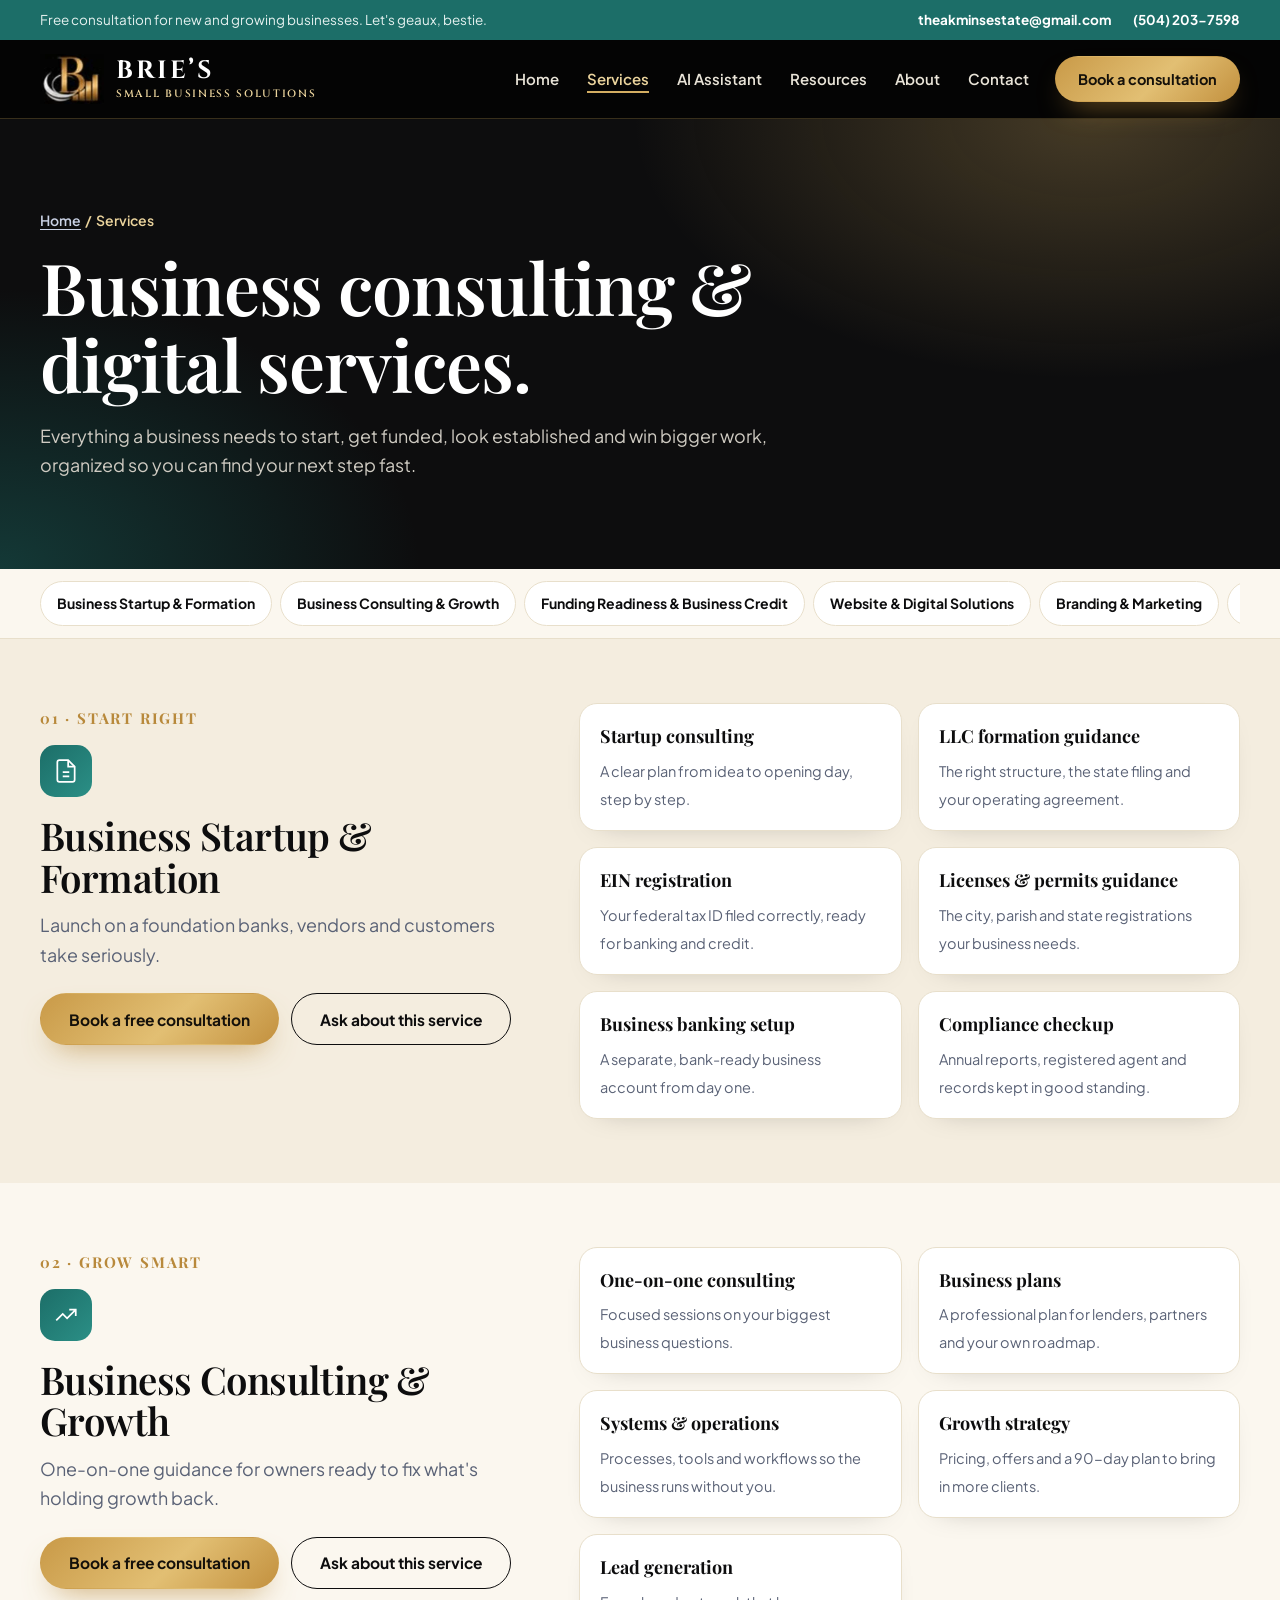
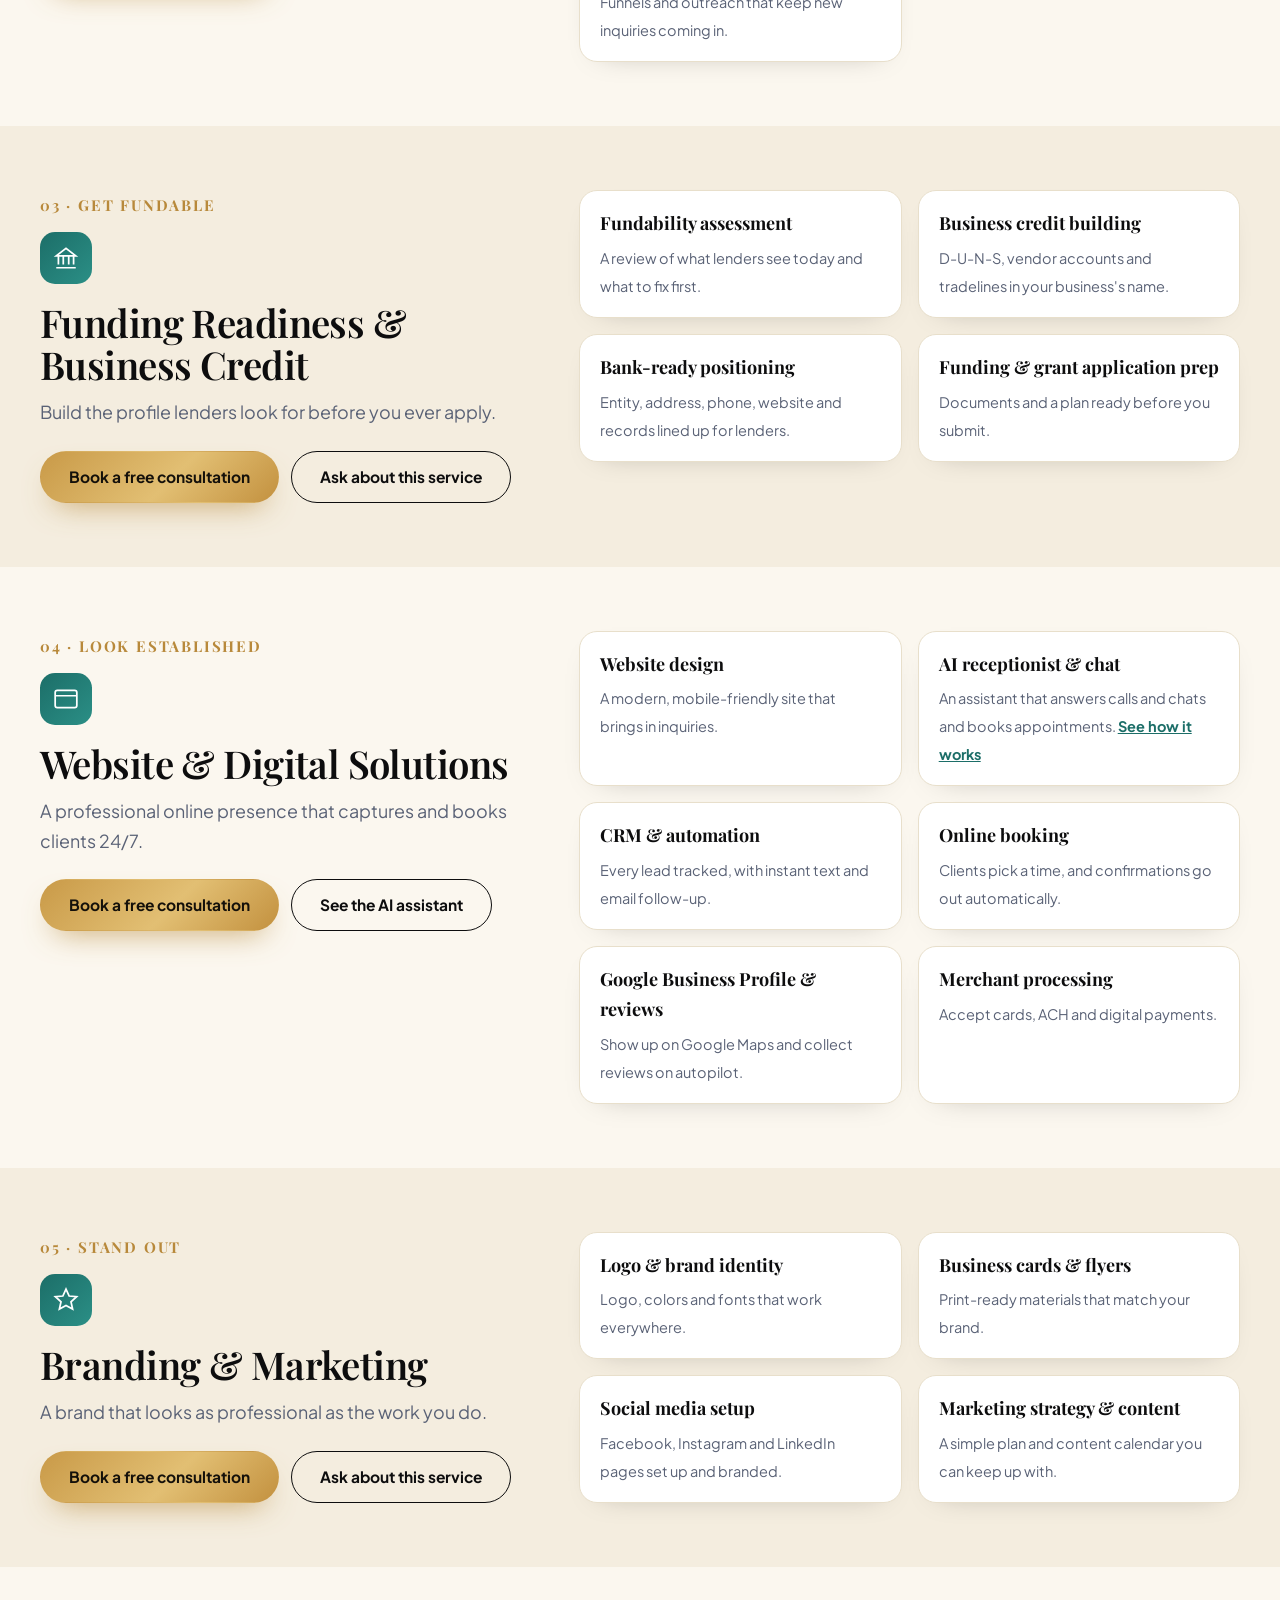
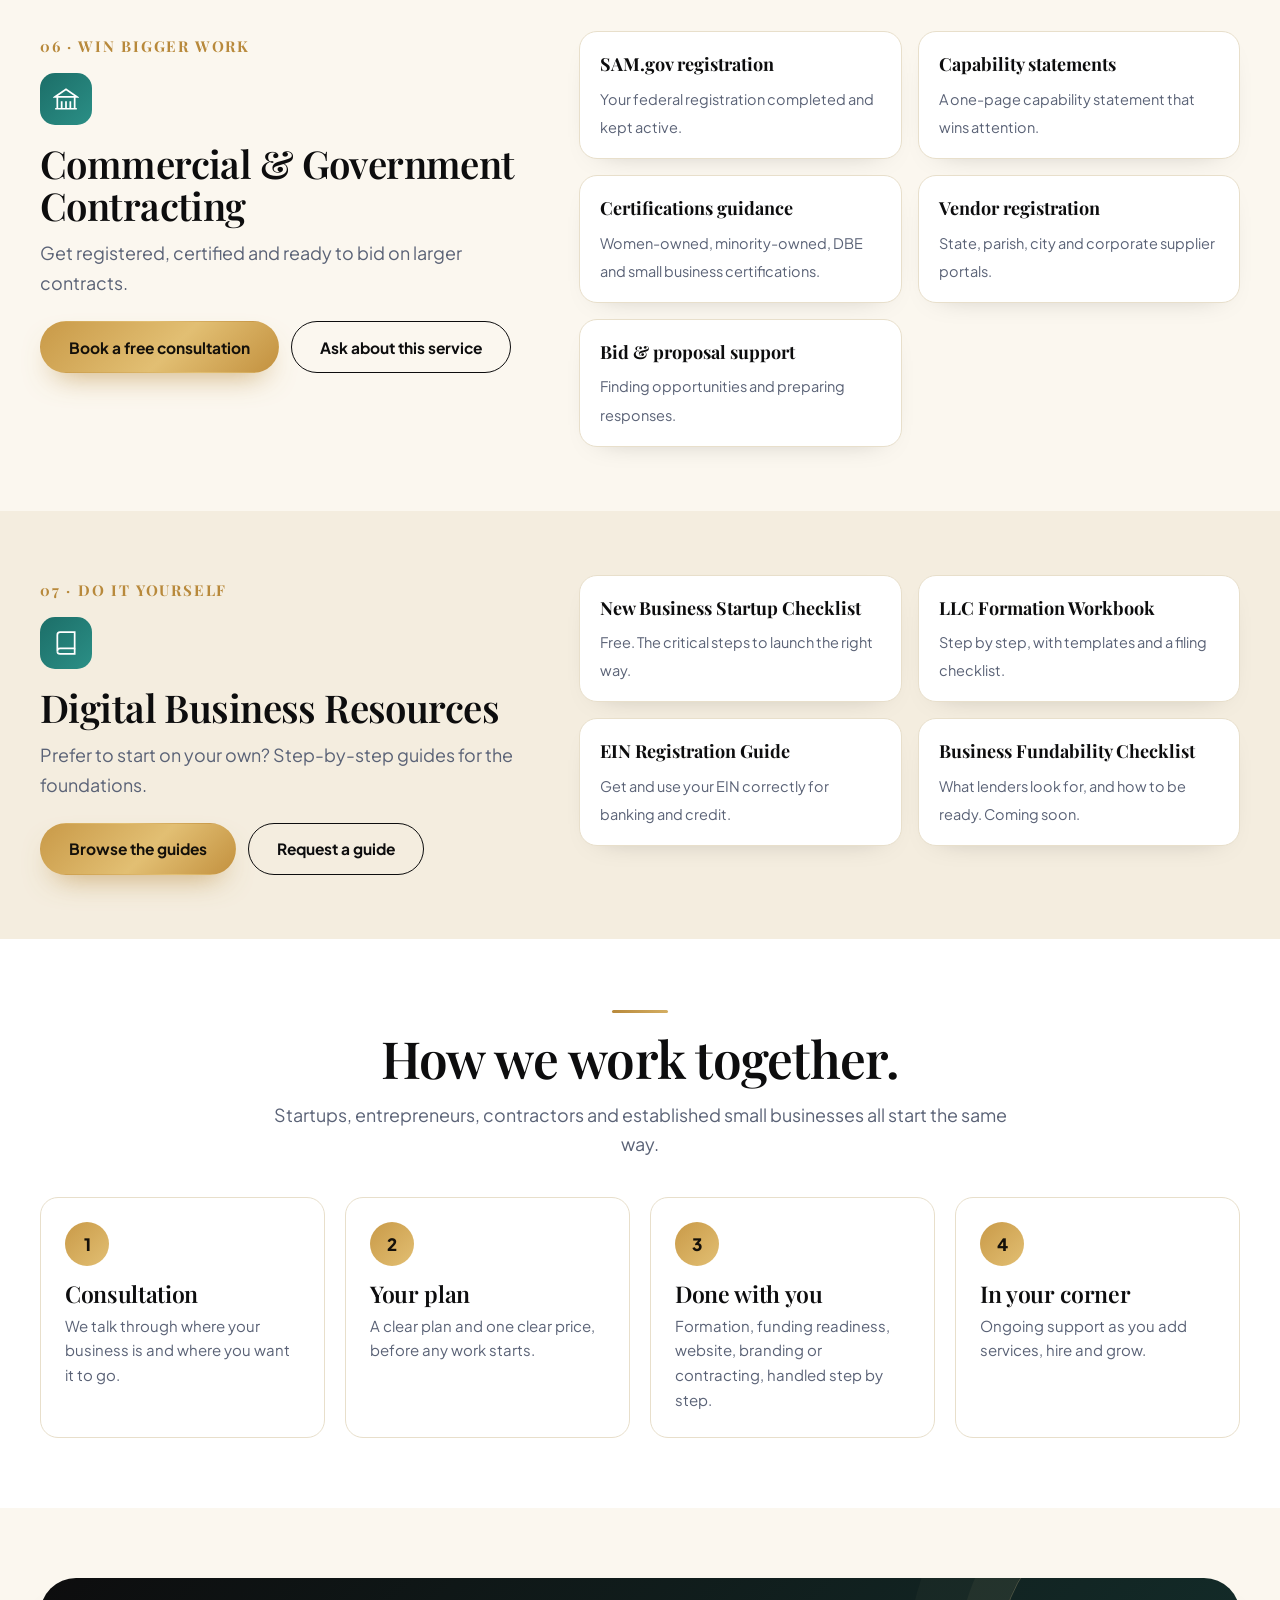
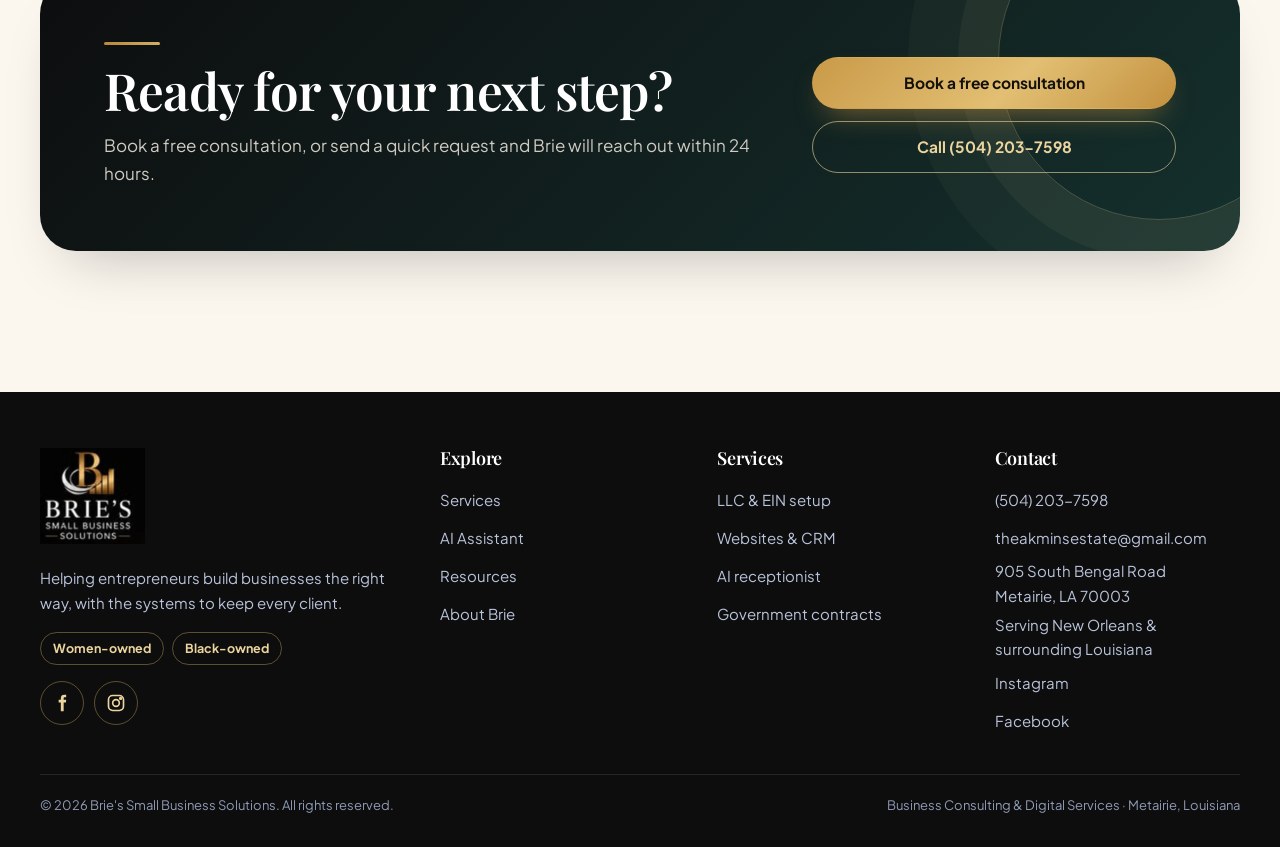
<file: services.html>
<!doctype html>
<html lang="en"><head>
<meta charset="utf-8"><meta name="viewport" content="width=device-width, initial-scale=1">
<title>Services | Brie's Small Business Solutions</title>
<meta name="description" content="Business startup and formation, consulting and growth, funding readiness and business credit, websites and digital solutions, branding and marketing, commercial and government contracting, and digital business resources.">
<link rel="canonical" href="https://briessmallbusinesssolutions.com/services.html">
<meta property="og:title" content="Services | Brie's Small Business Solutions"><meta property="og:description" content="Business startup and formation, consulting and growth, funding readiness and business credit, websites and digital solutions, branding and marketing, commercial and government contracting, and digital business resources."><meta property="og:type" content="website"><meta property="og:url" content="https://briessmallbusinesssolutions.com/services.html"><meta property="og:image" content="https://briessmallbusinesssolutions.com/images/office.jpg"><meta property="og:image:width" content="1400"><meta property="og:image:height" content="1050"><meta name="twitter:card" content="summary_large_image"><meta name="twitter:title" content="Services | Brie's Small Business Solutions"><meta name="twitter:description" content="Business startup and formation, consulting and growth, funding readiness and business credit, websites and digital solutions, branding and marketing, commercial and government contracting, and digital business resources."><meta name="twitter:image" content="https://briessmallbusinesssolutions.com/images/office.jpg">
<meta name="theme-color" content="#0E1A33">
<link rel="icon" href="data:image/svg+xml,%3Csvg xmlns='http://www.w3.org/2000/svg' viewBox='0 0 64 64'%3E%3Crect width='64' height='64' rx='16' fill='%230E1A33'/%3E%3Ctext x='25' y='45' text-anchor='middle' font-family='Georgia,serif' font-size='36' font-weight='700' fill='%23EBD49D'%3EB%3C/text%3E%3Crect x='39' y='35' width='4' height='11' fill='%23D4AE62'/%3E%3Crect x='45' y='28' width='4' height='18' fill='%23D4AE62'/%3E%3Crect x='51' y='20' width='4' height='26' fill='%23EBD49D'/%3E%3C/svg%3E">
<script type="application/ld+json">{"@context": "https://schema.org", "@type": "ProfessionalService", "@id": "https://briessmallbusinesssolutions.com/#business", "name": "Brie's Small Business Solutions", "url": "https://briessmallbusinesssolutions.com/", "logo": "https://briessmallbusinesssolutions.com/images/brie-logo.png", "image": "https://briessmallbusinesssolutions.com/images/brie-portrait.jpg", "description": "Business consulting and digital services for startups, entrepreneurs, contractors and established small businesses.", "telephone": "+15042037598", "email": "theakminsestate@gmail.com", "slogan": "Helping Entrepreneurs Build Businesses the Right Way.", "address": {"@type": "PostalAddress", "streetAddress": "905 South Bengal Road", "addressLocality": "Metairie", "addressRegion": "LA", "postalCode": "70003", "addressCountry": "US"}, "areaServed": [{"@type": "City", "name": "New Orleans"}, {"@type": "City", "name": "Metairie"}, {"@type": "State", "name": "Louisiana"}], "founder": {"@type": "Person", "name": "Brie Williams", "jobTitle": "Founder & CEO"}, "sameAs": ["https://www.facebook.com/profile.php?id=61577362222873", "https://www.instagram.com/briessmallbusinesssolutions/"]}</script><script type="application/ld+json">{"@context": "https://schema.org", "@type": "ItemList", "itemListElement": [{"@type": "ListItem", "position": 1, "item": {"@type": "Service", "name": "Business Startup & Formation", "provider": {"@id": "https://briessmallbusinesssolutions.com/#business"}, "areaServed": "Louisiana"}}, {"@type": "ListItem", "position": 2, "item": {"@type": "Service", "name": "Business Consulting & Growth", "provider": {"@id": "https://briessmallbusinesssolutions.com/#business"}, "areaServed": "Louisiana"}}, {"@type": "ListItem", "position": 3, "item": {"@type": "Service", "name": "Funding Readiness & Business Credit", "provider": {"@id": "https://briessmallbusinesssolutions.com/#business"}, "areaServed": "Louisiana"}}, {"@type": "ListItem", "position": 4, "item": {"@type": "Service", "name": "Website & Digital Solutions", "provider": {"@id": "https://briessmallbusinesssolutions.com/#business"}, "areaServed": "Louisiana"}}, {"@type": "ListItem", "position": 5, "item": {"@type": "Service", "name": "Branding & Marketing", "provider": {"@id": "https://briessmallbusinesssolutions.com/#business"}, "areaServed": "Louisiana"}}, {"@type": "ListItem", "position": 6, "item": {"@type": "Service", "name": "Commercial & Government Contracting", "provider": {"@id": "https://briessmallbusinesssolutions.com/#business"}, "areaServed": "Louisiana"}}, {"@type": "ListItem", "position": 7, "item": {"@type": "Service", "name": "Digital Business Resources", "provider": {"@id": "https://briessmallbusinesssolutions.com/#business"}, "areaServed": "Louisiana"}}]}</script>
<link rel="preconnect" href="https://fonts.googleapis.com"><link rel="preconnect" href="https://fonts.gstatic.com" crossorigin>
<link href="https://fonts.googleapis.com/css2?family=Playfair+Display:ital,wght@0,500;0,600;0,700;1,500;1,600&family=Plus+Jakarta+Sans:wght@400;500;600;700&family=Pinyon+Script&family=Cinzel:wght@600;700&display=swap" rel="stylesheet">
<style>
:root{
  --cream:#FBF7EF;--cream-2:#F4EDDF;--white:#FFFFFF;
  --navy:#0D0D0E;--navy-2:#171718;--navy-3:#232325;--teal:#1C6E68;--teal-lt:#4FB3A9;
  --gold:#B8893B;--gold-2:#D4AE62;--gold-lt:#EBD49D;
  --ink:#18203A;--muted:#5A6276;--line:#E8DFCB;
  --r-lg:28px;--r-md:18px;--pad:clamp(40px,5.5vw,72px);
  --ease:cubic-bezier(.23,1,.32,1);
  --serif:"Playfair Display",Georgia,serif;--sans:"Plus Jakarta Sans",system-ui,sans-serif;
  --shadow:0 30px 60px -30px rgba(13,13,14,.28);
}
*{box-sizing:border-box;margin:0;padding:0}
html{scroll-behavior:smooth;-webkit-text-size-adjust:100%}
body{font-family:var(--sans);font-size:17px;line-height:1.65;color:var(--ink);background:var(--cream);-webkit-font-smoothing:antialiased;overflow-x:hidden}
img{display:block;max-width:100%;height:auto}
a{color:inherit}
button{font:inherit}
:focus-visible{outline:2px solid var(--gold);outline-offset:3px;border-radius:8px}
.wrap{width:min(1200px,100% - 32px);margin-inline:auto}
h1,h2,h3{font-family:var(--serif);font-weight:600;line-height:1.08;letter-spacing:-.015em;color:var(--navy)}
h1{font-size:clamp(42px,5.6vw,76px)}
h2{font-size:clamp(32px,4vw,52px)}
h3{font-size:clamp(21px,1.8vw,25px);line-height:1.2}
.lede{font-size:clamp(17px,1.4vw,19px);color:var(--muted);max-width:60ch}
.pill{display:inline-flex;align-items:center;gap:10px;padding:8px 16px;border-radius:999px;background:var(--white);border:1px solid var(--line);font-size:13.5px;font-weight:600;color:var(--navy)}
.pill i{width:8px;height:8px;border-radius:50%;background:var(--gold-2);box-shadow:0 0 0 4px rgba(212,174,98,.22)}
.band{padding-block:var(--pad)}
.head{max-width:760px;margin-bottom:38px}
.head .lede{margin-top:14px}
.center{text-align:center;margin-inline:auto}
.center .lede{margin-inline:auto}
.gold-rule{display:block;width:56px;height:3px;border-radius:3px;background:linear-gradient(90deg,var(--gold),var(--gold-2));margin-bottom:18px}
.center .gold-rule{margin-inline:auto}

/* buttons */
.btn{display:inline-flex;align-items:center;justify-content:center;gap:10px;min-height:52px;padding:14px 28px;border-radius:999px;border:1.5px solid transparent;font:700 15.5px/1 var(--sans);text-decoration:none;cursor:pointer;transition:transform .16s var(--ease),background-color .25s var(--ease),border-color .25s var(--ease),color .25s var(--ease),box-shadow .25s var(--ease)}
.btn:active{transform:scale(.97)}
.btn-gold{background:linear-gradient(135deg,#C99A48,#E2BF73 55%,#C3913F);color:#14100A;box-shadow:0 14px 30px -14px rgba(184,137,59,.8)}
.btn-navy{background:var(--navy);color:#fff}
.btn-line{border-color:var(--navy);color:var(--navy);background:transparent}
.btn-ghost{border-color:rgba(235,212,157,.6);color:var(--gold-lt);background:transparent}
@media (hover:hover) and (pointer:fine){
  .btn-gold:hover{box-shadow:0 18px 36px -14px rgba(184,137,59,.95)}
  .btn-navy:hover{background:var(--navy-3)}
  .btn-line:hover{background:var(--navy);color:#fff}
  .btn-ghost:hover{border-color:var(--gold-lt);color:#fff}
  .lift:hover{transform:translateY(-4px);box-shadow:0 40px 70px -35px rgba(13,13,14,.35)}
}

/* top bar + header */
.topbar{background:var(--teal);color:#E6F2F0;font-size:13.5px}
.topbar .wrap{display:flex;justify-content:space-between;align-items:center;gap:16px;min-height:40px}
.topbar a{color:#fff;font-weight:700;text-decoration:none}
.topbar .tb-r{display:flex;gap:22px}
.site-head{position:sticky;top:0;z-index:60;background:#040404;border-bottom:1px solid rgba(212,174,98,.25)}
.site-head .wrap{display:flex;align-items:center;gap:26px;min-height:78px}
.brand{display:flex;align-items:center;gap:12px;text-decoration:none;flex:none}
.brand .mark{height:50px;width:auto}
.wm{display:grid;line-height:1;gap:6px}
.wm b{font-family:Cinzel,var(--serif);font-weight:700;font-size:25px;letter-spacing:.1em;color:#fff}
.wm small{font-family:Cinzel,var(--serif);font-weight:600;font-size:10.5px;letter-spacing:.16em;color:var(--gold-lt)}
.brand-t{display:grid;line-height:1.05}
.brand-t b{font-family:var(--serif);font-size:22px;color:var(--navy);font-weight:700}
.brand-t small{font-size:11.5px;letter-spacing:.08em;color:var(--gold);font-weight:700}
.nav{margin-left:auto}
.nav ul{display:flex;gap:28px;list-style:none}
.nav a{display:inline-flex;align-items:center;min-height:44px;text-decoration:none;font-size:15px;font-weight:600;color:#E9E4D8;position:relative}
.nav a:hover,.nav a[aria-current="page"]{color:var(--gold-lt)}
.nav a::after{content:"";position:absolute;left:0;right:0;bottom:8px;height:2px;background:var(--gold-2);transform:scaleX(0);transform-origin:left;transition:transform .3s var(--ease)}
.nav a:hover::after,.nav a[aria-current="page"]::after{transform:scaleX(1)}
.site-head .btn{min-height:46px;padding:12px 22px;font-size:14.5px}

/* sub-page hero */
.page-hero{position:relative;background:var(--navy);color:#fff;overflow:hidden;padding-block:clamp(56px,7vw,96px)}
.page-hero::before{content:"";position:absolute;inset:0;background:radial-gradient(700px 400px at 85% 0%,rgba(212,174,98,.28),transparent 65%),radial-gradient(600px 400px at 0% 100%,rgba(28,110,104,.45),transparent 70%)}
.page-hero .wrap{position:relative}
.page-hero h1{color:#fff;max-width:18ch}
.page-hero .lede{color:#CFCBC2;margin-top:18px}
.crumbs{font-size:14px;color:var(--gold-lt);margin-bottom:16px;font-weight:600}
.crumbs a{text-decoration:underline;text-underline-offset:3px;color:#C9D1E4}

/* cards */
.card{background:var(--white);border:1px solid var(--line);border-radius:var(--r-lg);padding:clamp(24px,2.6vw,34px);box-shadow:var(--shadow);transition:transform .3s var(--ease),box-shadow .3s var(--ease)}
.card p{color:var(--muted);font-size:15.5px;margin-top:10px}
.ticks{list-style:none;display:grid;gap:10px;margin-top:18px}
.ticks li{position:relative;padding-left:30px;font-size:15.5px;font-weight:500}
.ticks li::before{content:"";position:absolute;left:0;top:3px;width:20px;height:20px;border-radius:50%;background:rgba(212,174,98,.18) url("data:image/svg+xml,%3Csvg xmlns='http://www.w3.org/2000/svg' viewBox='0 0 24 24' fill='none' stroke='%23B8893B' stroke-width='3' stroke-linecap='round' stroke-linejoin='round'%3E%3Cpath d='M5 12l5 5 9-10'/%3E%3C/svg%3E") center/12px no-repeat}
.icon{width:56px;height:56px;border-radius:16px;display:grid;place-items:center;background:linear-gradient(135deg,#0D0D0E,#14302D);color:var(--gold-lt);margin-bottom:20px}

/* navy feature band */
.navy-band{background:var(--navy);color:#fff;position:relative;overflow:hidden}
.navy-band::before{content:"";position:absolute;inset:0;background:radial-gradient(800px 500px at 100% 0%,rgba(212,174,98,.18),transparent 60%);pointer-events:none}
.navy-band .wrap{position:relative}
.navy-band h2,.navy-band h3{color:#fff}
.navy-band .lede{color:#CFCBC2}

/* calculator */
.calc{background:rgba(255,255,255,.06);border:1px solid rgba(235,212,157,.25);border-radius:var(--r-lg);padding:clamp(24px,3vw,38px)}
.calc h3{color:#fff}
.calc > p{color:#B9C3D9;font-size:15px;margin-top:6px}
.field{margin-top:20px}
.field label{display:flex;justify-content:space-between;gap:12px;font-size:15px;color:#E3E8F3;font-weight:600}
.field output{font-family:var(--serif);font-size:21px;color:var(--gold-lt);font-weight:700}
input[type=range]{-webkit-appearance:none;appearance:none;width:100%;height:44px;background:transparent;cursor:pointer}
input[type=range]::-webkit-slider-runnable-track{height:5px;border-radius:5px;background:linear-gradient(90deg,var(--gold-2) var(--p,50%),rgba(255,255,255,.16) var(--p,50%))}
input[type=range]::-moz-range-track{height:5px;border-radius:5px;background:rgba(255,255,255,.16)}
input[type=range]::-moz-range-progress{height:5px;border-radius:5px;background:var(--gold-2)}
input[type=range]::-webkit-slider-thumb{-webkit-appearance:none;width:24px;height:24px;margin-top:-9.5px;border-radius:50%;background:#fff;border:4px solid var(--gold-2);box-shadow:0 4px 12px rgba(0,0,0,.35)}
input[type=range]::-moz-range-thumb{width:18px;height:18px;border-radius:50%;background:#fff;border:4px solid var(--gold-2)}
.result{margin-top:24px;padding-top:22px;border-top:1px solid rgba(235,212,157,.25)}
.result small{display:block;color:#B9C3D9;font-size:14.5px}
.result .amt{font-family:var(--serif);font-weight:700;font-size:clamp(48px,6vw,72px);line-height:1;color:var(--gold-lt);margin-top:8px;font-variant-numeric:lining-nums tabular-nums}
.result .yr{color:#E3E8F3;font-size:15.5px;margin-top:8px}
.fine{font-size:12.5px;color:#8F9AB4;margin-top:12px}

/* CTA band */
.cta-band{position:relative;border-radius:36px;overflow:hidden;background:linear-gradient(135deg,#0D0D0E 0%,#14302D 100%);color:#fff;padding:clamp(36px,5vw,64px);display:grid;grid-template-columns:1.3fr .7fr;gap:32px;align-items:center;box-shadow:var(--shadow)}
.cta-band::after{content:"";position:absolute;right:-80px;top:-80px;width:320px;height:320px;border-radius:50%;border:1px solid rgba(235,212,157,.25);box-shadow:0 0 0 40px rgba(235,212,157,.05),0 0 0 90px rgba(235,212,157,.03)}
.cta-band h2{color:#fff}
.cta-band p{color:#CFCBC2;margin-top:12px}
.cta-band .acts{display:flex;flex-direction:column;gap:12px;position:relative;z-index:1}

/* footer */
.site-foot{background:var(--navy);color:#B9C3D9;font-size:15px;padding-block:56px 30px;margin-top:var(--pad)}
.foot-grid{display:grid;grid-template-columns:1.5fr 1fr 1fr 1fr;gap:32px}
.site-foot h4{font-family:var(--serif);color:#fff;font-size:18px;margin-bottom:14px;font-weight:600}
.site-foot ul{list-style:none;display:grid;gap:4px}
.site-foot a{text-decoration:none;display:inline-flex;align-items:center;min-height:34px}
.site-foot a:hover{color:var(--gold-lt)}
.site-foot .brand img{height:96px;width:auto}
.foot-base{margin-top:36px;padding-top:20px;border-top:1px solid rgba(255,255,255,.1);display:flex;justify-content:space-between;flex-wrap:wrap;gap:12px;font-size:13px;color:#8F9AB4}

/* greeting bubble */
#greet{position:fixed;right:24px;bottom:96px;z-index:999998;max-width:252px;background:#fff;color:var(--ink);border:1px solid var(--line);border-radius:20px 20px 4px 20px;padding:16px 42px 16px 16px;font-size:14.5px;line-height:1.45;box-shadow:0 22px 50px -16px rgba(13,13,14,.45);opacity:0;transform:translateY(8px);pointer-events:none;transition:opacity .35s var(--ease),transform .35s var(--ease)}
#greet.show{opacity:1;transform:none;pointer-events:auto}
#greet b{display:block;font-family:var(--serif);font-size:17px;color:var(--navy);margin-bottom:2px}
#greet-x{position:absolute;top:2px;right:2px;width:40px;height:40px;border:0;background:transparent;font-size:20px;color:#5F6370;cursor:pointer}

@media (max-width:1060px){.nav ul{gap:18px}.topbar .tb-r a:first-child{display:none}}
@media (max-width:900px){.cta-band{grid-template-columns:1fr}.foot-grid{grid-template-columns:1fr 1fr}}
@media (max-width:780px){
  body{font-size:16px}
  .brand .mark{height:40px}.wm b{font-size:21px}.wm small{font-size:9px}
  .topbar .tb-l{display:none}.topbar .wrap{justify-content:center}
  .site-head .wrap{flex-wrap:wrap;gap:4px 14px;min-height:0;padding-block:10px 2px}
  .site-head .btn{display:none}
  .nav{order:3;width:100%;margin-left:0;overflow-x:auto;scrollbar-width:none;-webkit-overflow-scrolling:touch}
  .nav::-webkit-scrollbar{display:none}
  .nav ul{white-space:nowrap;gap:22px}
  .foot-grid{grid-template-columns:1fr}
  #greet{right:16px;bottom:92px}
}
@media (prefers-reduced-motion:reduce){*,*::before,*::after{animation:none!important;transition:none!important;scroll-behavior:auto!important}}

.badges{display:flex;gap:8px;margin-top:16px;flex-wrap:wrap}
.badges span{font-size:12.5px;font-weight:700;color:var(--gold-lt);border:1px solid rgba(212,174,98,.4);border-radius:999px;padding:5px 12px}
.socials{display:flex;gap:10px;margin-top:16px}
.socials a{width:44px;height:44px;border-radius:50%;border:1px solid rgba(212,174,98,.4);display:grid;place-items:center;color:var(--gold-lt);min-height:0}
.socials a:hover{background:var(--gold-2);color:#0D0D0E}

.site-foot h3.fh{font-family:var(--serif);color:#fff;font-size:18px;margin-bottom:14px;font-weight:600;line-height:1.2}
@media (max-width:780px){
  .nav li.nm{display:none}
  .nav ul{gap:18px;justify-content:space-between}
  .nav{overflow-x:visible}
  #greet{max-width:none;width:auto;padding:9px 40px 9px 14px;bottom:86px;right:16px;border-radius:999px 999px 4px 999px}
  #greet .gt{display:none}
  #greet b{font-size:15px;margin:0;white-space:nowrap}
  #greet-x{top:50%;transform:translateY(-50%);width:36px;height:36px}
}


.sec{display:grid;grid-template-columns:1fr 1fr;gap:clamp(28px,5vw,72px);align-items:center;scroll-margin-top:110px}
.sec + .sec{margin-top:clamp(48px,6vw,80px)}
.sec.rev .photo{order:2}
.photo{border-radius:var(--r-lg);overflow:hidden;box-shadow:var(--shadow)}
.photo img{width:100%;aspect-ratio:4/3;object-fit:cover}
.svc-grid{display:grid;grid-template-columns:1fr 1fr;gap:16px;margin-top:24px}
.svc{background:#fff;border:1px solid var(--line);border-radius:var(--r-md);padding:18px 20px}
.svc b{display:block;font-family:var(--serif);font-size:18.5px;color:#0D0D0E}
.svc span{font-size:14.5px;color:var(--muted)}
.label{display:inline-block;font-size:12px;font-weight:800;letter-spacing:.1em;color:var(--teal);background:rgba(28,110,104,.1);padding:6px 14px;border-radius:999px;margin-bottom:14px}
.steps{display:grid;grid-template-columns:repeat(4,1fr);gap:20px;counter-reset:s}
.step{background:#fff;border:1px solid var(--line);border-radius:var(--r-md);padding:24px;position:relative}
.step::before{counter-increment:s;content:counter(s);display:grid;place-items:center;width:44px;height:44px;border-radius:50%;background:linear-gradient(135deg,#C99A48,#E2BF73);color:#14100A;font-weight:800;margin-bottom:14px}
.step p{color:var(--muted);font-size:15px;margin-top:6px}
.ai-wrap{display:grid;grid-template-columns:1fr 1fr;gap:clamp(28px,5vw,72px);align-items:start}
.flow{list-style:none;display:grid;gap:0;counter-reset:f}
.flow li{counter-increment:f;display:grid;grid-template-columns:44px 1fr;gap:16px;padding:18px 0;border-bottom:1px dashed rgba(212,174,98,.3)}
.flow li:last-child{border-bottom:0}
.flow li::before{content:counter(f);width:44px;height:44px;border-radius:50%;display:grid;place-items:center;background:var(--gold-2);color:#0D0D0E;font-weight:800}
.flow b{color:#fff;font-size:16.5px}
.flow span{display:block;color:#BFB9AC;font-size:15px}
.faq{display:grid;gap:12px;max-width:860px;margin-inline:auto}
details{background:#fff;border:1px solid var(--line);border-radius:var(--r-md);padding:0 22px}
summary{list-style:none;cursor:pointer;display:flex;justify-content:space-between;align-items:center;gap:16px;min-height:64px;font-family:var(--serif);font-size:19px;font-weight:600;color:#0D0D0E}
summary::-webkit-details-marker{display:none}
summary::after{content:"+";font-family:var(--sans);font-size:24px;color:var(--gold)}
details[open] summary::after{content:"\2013"}
details p{color:var(--muted);padding-bottom:20px}
.books{display:grid;grid-template-columns:repeat(4,1fr);gap:22px}
.book{display:flex;flex-direction:column}
.cover{aspect-ratio:3/4;border-radius:6px 16px 16px 6px;background:#0D0D0E;position:relative;padding:24px 20px 20px 30px;display:flex;flex-direction:column;justify-content:space-between;box-shadow:inset 9px 0 0 rgba(0,0,0,.4),inset 10px 0 0 rgba(212,174,98,.45),0 26px 44px -22px rgba(13,13,14,.55);overflow:hidden}
.cover::after{content:"";position:absolute;inset:12px 12px 12px 22px;border:1px solid rgba(212,174,98,.4);border-radius:2px 10px 10px 2px}
.cover.t{background:linear-gradient(160deg,#1C6E68,#0F3F3B)}
.cover.g{background:linear-gradient(160deg,#2A2112,#12100B)}
.cover img{width:64px;position:relative}
.cover .ct{font-family:var(--serif);font-size:21px;line-height:1.12;color:var(--gold-lt);position:relative}
.book h3{font-size:20px;margin-top:18px}
.book p{color:var(--muted);font-size:15px;margin-top:6px;flex:1}
.book .pr{font-family:var(--serif);font-size:26px;font-weight:700;margin-top:12px;color:#0D0D0E}
.book .pr s{font-family:var(--sans);font-size:15px;color:#6B655A;font-weight:500;margin-left:6px}
.book .btn{margin-top:14px;align-self:flex-start}

.catnav{position:sticky;top:0;z-index:20;background:rgba(251,247,239,.96);backdrop-filter:blur(8px);border-bottom:1px solid var(--line)}
.catnav .wrap{display:flex;gap:8px;overflow-x:auto;padding-block:12px;scrollbar-width:none}
.catnav .wrap::-webkit-scrollbar{display:none}
.catnav a{flex:none;font-size:14px;font-weight:700;color:#0D0D0E;text-decoration:none;padding:10px 16px;border:1px solid var(--line);border-radius:999px;background:#fff;min-height:44px;display:inline-flex;align-items:center}
@media (hover:hover){.catnav a:hover{border-color:var(--gold);color:var(--teal)}}
.cat{scroll-margin-top:84px;padding-block:clamp(44px,5vw,72px)}
.cat:nth-of-type(even){background:var(--cream-2)}
.cat-grid{display:grid;grid-template-columns:.85fr 1.15fr;gap:clamp(24px,4vw,64px);align-items:start}
.cat-head .num{font-family:var(--serif);font-size:15px;font-weight:700;color:var(--gold);letter-spacing:.12em}
.cat-head .icon{width:52px;height:52px;border-radius:15px;margin:14px 0 18px;background:linear-gradient(135deg,var(--teal),#2B8F86);color:#fff}
.cat-head h2{font-size:clamp(28px,3vw,40px)}
.cat-head .lede{margin-top:12px}
.cat-acts{display:flex;gap:12px;flex-wrap:wrap;margin-top:24px}
.cat .svc-grid{margin-top:0}
.cat .svc{box-shadow:0 10px 30px -22px rgba(13,13,14,.35)}
.cat .svc b{font-size:18px;margin-bottom:4px}
.cat .svc a{color:var(--teal);font-weight:700}
@media (max-width:980px){.cat-grid{grid-template-columns:1fr}}
.tri{display:grid;grid-template-columns:repeat(3,1fr);gap:22px}
@media (max-width:980px){.tri{grid-template-columns:1fr}.sec,.ai-wrap{grid-template-columns:1fr}.sec.rev .photo{order:0}.steps{grid-template-columns:1fr 1fr}.books{grid-template-columns:1fr 1fr}}
@media (max-width:620px){.svc-grid,.steps{grid-template-columns:1fr}.books{gap:14px}.cover{padding:16px 12px 14px 22px}.cover .ct{font-size:16px}.cover img{width:44px}}

</style></head><body>
<aside class="topbar" aria-label="Contact bar"><div class="wrap"><span class="tb-l">Free consultation for new and growing businesses. Let's geaux, bestie.</span><span class="tb-r"><a href="mailto:theakminsestate@gmail.com">theakminsestate@gmail.com</a><a href="tel:+15042037598">(504) 203-7598</a></span></div></aside>
<header class="site-head"><div class="wrap">
<a class="brand" href="index.html" aria-label="Brie's Small Business Solutions, home"><img class="mark" src="images/brie-mark.webp" alt="" width="64" height="50"><span class="wm"><b>BRIE’S</b><small>SMALL BUSINESS SOLUTIONS</small></span></a>
<nav class="nav" aria-label="Main"><ul><li class="nm"><a href="index.html">Home</a></li><li><a href="services.html" aria-current="page">Services</a></li><li><a href="ai-assistant.html">AI Assistant</a></li><li class="nm"><a href="resources.html">Resources</a></li><li><a href="about.html">About</a></li><li><a href="contact.html">Contact</a></li></ul></nav>
<a class="btn btn-gold" href="https://app.calldirector.ai/book/brie-consultation">Book a consultation</a>
</div></header>
<main>
<section class="page-hero"><div class="wrap"><p class="crumbs"><a href="index.html">Home</a> &nbsp;/&nbsp; Services</p><h1>Business consulting &amp; digital services.</h1><p class="lede">Everything a business needs to start, get funded, look established and win bigger work, organized so you can find your next step fast.</p></div></section><nav class="catnav" aria-label="Service categories"><div class="wrap"><a href="#startup">Business Startup &amp; Formation</a><a href="#consulting">Business Consulting &amp; Growth</a><a href="#funding">Funding Readiness &amp; Business Credit</a><a href="#digital">Website &amp; Digital Solutions</a><a href="#branding">Branding &amp; Marketing</a><a href="#contracting">Commercial &amp; Government Contracting</a><a href="#resources">Digital Business Resources</a></div></nav><section class="cat" id="startup"><div class="wrap cat-grid"><div class="cat-head"><span class="num">01 · START RIGHT</span><div class="icon"><svg width="26" height="26" viewBox="0 0 24 24" fill="none" stroke="currentColor" stroke-width="1.6"><path d="M14 2H6a2 2 0 0 0-2 2v16a2 2 0 0 0 2 2h12a2 2 0 0 0 2-2V8z"/><path d="M14 2v6h6M9 13h6M9 17h6"/></svg></div><h2>Business Startup &amp; Formation</h2><p class="lede">Launch on a foundation banks, vendors and customers take seriously.</p><div class="cat-acts"><a class="btn btn-gold" href="https://app.calldirector.ai/book/brie-consultation">Book a free consultation</a><a class="btn btn-line" href="contact.html">Ask about this service</a></div></div><div class="svc-grid"><div class="svc"><b>Startup consulting</b><span>A clear plan from idea to opening day, step by step.</span></div><div class="svc"><b>LLC formation guidance</b><span>The right structure, the state filing and your operating agreement.</span></div><div class="svc"><b>EIN registration</b><span>Your federal tax ID filed correctly, ready for banking and credit.</span></div><div class="svc"><b>Licenses &amp; permits guidance</b><span>The city, parish and state registrations your business needs.</span></div><div class="svc"><b>Business banking setup</b><span>A separate, bank-ready business account from day one.</span></div><div class="svc"><b>Compliance checkup</b><span>Annual reports, registered agent and records kept in good standing.</span></div></div></div></section><section class="cat" id="consulting"><div class="wrap cat-grid"><div class="cat-head"><span class="num">02 · GROW SMART</span><div class="icon"><svg width="26" height="26" viewBox="0 0 24 24" fill="none" stroke="currentColor" stroke-width="1.6"><path d="M3 17l6-6 4 4 8-8M15 7h6v6"/></svg></div><h2>Business Consulting &amp; Growth</h2><p class="lede">One-on-one guidance for owners ready to fix what's holding growth back.</p><div class="cat-acts"><a class="btn btn-gold" href="https://app.calldirector.ai/book/brie-consultation">Book a free consultation</a><a class="btn btn-line" href="contact.html">Ask about this service</a></div></div><div class="svc-grid"><div class="svc"><b>One-on-one consulting</b><span>Focused sessions on your biggest business questions.</span></div><div class="svc"><b>Business plans</b><span>A professional plan for lenders, partners and your own roadmap.</span></div><div class="svc"><b>Systems &amp; operations</b><span>Processes, tools and workflows so the business runs without you.</span></div><div class="svc"><b>Growth strategy</b><span>Pricing, offers and a 90-day plan to bring in more clients.</span></div><div class="svc"><b>Lead generation</b><span>Funnels and outreach that keep new inquiries coming in.</span></div></div></div></section><section class="cat" id="funding"><div class="wrap cat-grid"><div class="cat-head"><span class="num">03 · GET FUNDABLE</span><div class="icon"><svg width="26" height="26" viewBox="0 0 24 24" fill="none" stroke="currentColor" stroke-width="1.6"><path d="M3 10h18L12 3zM5 10v8M9.5 10v8M14.5 10v8M19 10v8M3 21h18"/></svg></div><h2>Funding Readiness &amp; Business Credit</h2><p class="lede">Build the profile lenders look for before you ever apply.</p><div class="cat-acts"><a class="btn btn-gold" href="https://app.calldirector.ai/book/brie-consultation">Book a free consultation</a><a class="btn btn-line" href="contact.html">Ask about this service</a></div></div><div class="svc-grid"><div class="svc"><b>Fundability assessment</b><span>A review of what lenders see today and what to fix first.</span></div><div class="svc"><b>Business credit building</b><span>D-U-N-S, vendor accounts and tradelines in your business's name.</span></div><div class="svc"><b>Bank-ready positioning</b><span>Entity, address, phone, website and records lined up for lenders.</span></div><div class="svc"><b>Funding &amp; grant application prep</b><span>Documents and a plan ready before you submit.</span></div></div></div></section><section class="cat" id="digital"><div class="wrap cat-grid"><div class="cat-head"><span class="num">04 · LOOK ESTABLISHED</span><div class="icon"><svg width="26" height="26" viewBox="0 0 24 24" fill="none" stroke="currentColor" stroke-width="1.6"><rect x="2" y="4" width="20" height="16" rx="2"/><path d="M2 9h20M6 6.5h.01M9 6.5h.01"/></svg></div><h2>Website &amp; Digital Solutions</h2><p class="lede">A professional online presence that captures and books clients 24/7.</p><div class="cat-acts"><a class="btn btn-gold" href="https://app.calldirector.ai/book/brie-consultation">Book a free consultation</a><a class="btn btn-line" href="ai-assistant.html">See the AI assistant</a></div></div><div class="svc-grid"><div class="svc"><b>Website design</b><span>A modern, mobile-friendly site that brings in inquiries.</span></div><div class="svc"><b>AI receptionist &amp; chat</b><span>An assistant that answers calls and chats and books appointments. <a href="ai-assistant.html">See how it works</a></span></div><div class="svc"><b>CRM &amp; automation</b><span>Every lead tracked, with instant text and email follow-up.</span></div><div class="svc"><b>Online booking</b><span>Clients pick a time, and confirmations go out automatically.</span></div><div class="svc"><b>Google Business Profile &amp; reviews</b><span>Show up on Google Maps and collect reviews on autopilot.</span></div><div class="svc"><b>Merchant processing</b><span>Accept cards, ACH and digital payments.</span></div></div></div></section><section class="cat" id="branding"><div class="wrap cat-grid"><div class="cat-head"><span class="num">05 · STAND OUT</span><div class="icon"><svg width="26" height="26" viewBox="0 0 24 24" fill="none" stroke="currentColor" stroke-width="1.6"><path d="M12 2l2.9 6.3 6.9.7-5.2 4.6 1.5 6.8L12 17l-6.1 3.4 1.5-6.8L2.2 9l6.9-.7z"/></svg></div><h2>Branding &amp; Marketing</h2><p class="lede">A brand that looks as professional as the work you do.</p><div class="cat-acts"><a class="btn btn-gold" href="https://app.calldirector.ai/book/brie-consultation">Book a free consultation</a><a class="btn btn-line" href="contact.html">Ask about this service</a></div></div><div class="svc-grid"><div class="svc"><b>Logo &amp; brand identity</b><span>Logo, colors and fonts that work everywhere.</span></div><div class="svc"><b>Business cards &amp; flyers</b><span>Print-ready materials that match your brand.</span></div><div class="svc"><b>Social media setup</b><span>Facebook, Instagram and LinkedIn pages set up and branded.</span></div><div class="svc"><b>Marketing strategy &amp; content</b><span>A simple plan and content calendar you can keep up with.</span></div></div></div></section><section class="cat" id="contracting"><div class="wrap cat-grid"><div class="cat-head"><span class="num">06 · WIN BIGGER WORK</span><div class="icon"><svg width="26" height="26" viewBox="0 0 24 24" fill="none" stroke="currentColor" stroke-width="1.6"><path d="M2 21h20M4 21V10M20 21V10M8 21v-7M12 21v-7M16 21v-7M2 10l10-7 10 7z"/></svg></div><h2>Commercial &amp; Government Contracting</h2><p class="lede">Get registered, certified and ready to bid on larger contracts.</p><div class="cat-acts"><a class="btn btn-gold" href="https://app.calldirector.ai/book/brie-consultation">Book a free consultation</a><a class="btn btn-line" href="contact.html">Ask about this service</a></div></div><div class="svc-grid"><div class="svc"><b>SAM.gov registration</b><span>Your federal registration completed and kept active.</span></div><div class="svc"><b>Capability statements</b><span>A one-page capability statement that wins attention.</span></div><div class="svc"><b>Certifications guidance</b><span>Women-owned, minority-owned, DBE and small business certifications.</span></div><div class="svc"><b>Vendor registration</b><span>State, parish, city and corporate supplier portals.</span></div><div class="svc"><b>Bid &amp; proposal support</b><span>Finding opportunities and preparing responses.</span></div></div></div></section><section class="cat" id="resources"><div class="wrap cat-grid"><div class="cat-head"><span class="num">07 · DO IT YOURSELF</span><div class="icon"><svg width="26" height="26" viewBox="0 0 24 24" fill="none" stroke="currentColor" stroke-width="1.6"><path d="M4 19.5A2.5 2.5 0 0 1 6.5 17H20V2H6.5A2.5 2.5 0 0 0 4 4.5z"/><path d="M4 19.5A2.5 2.5 0 0 0 6.5 22H20v-5"/></svg></div><h2>Digital Business Resources</h2><p class="lede">Prefer to start on your own? Step-by-step guides for the foundations.</p><div class="cat-acts"><a class="btn btn-gold" href="resources.html">Browse the guides</a><a class="btn btn-line" href="contact.html">Request a guide</a></div></div><div class="svc-grid"><div class="svc"><b>New Business Startup Checklist</b><span>Free. The critical steps to launch the right way.</span></div><div class="svc"><b>LLC Formation Workbook</b><span>Step by step, with templates and a filing checklist.</span></div><div class="svc"><b>EIN Registration Guide</b><span>Get and use your EIN correctly for banking and credit.</span></div><div class="svc"><b>Business Fundability Checklist</b><span>What lenders look for, and how to be ready. Coming soon.</span></div></div></div></section>
<section class="band" style="background:#fff"><div class="wrap">
<div class="head center"><span class="gold-rule"></span><h2>How we work together.</h2><p class="lede">Startups, entrepreneurs, contractors and established small businesses all start the same way.</p></div>
<div class="steps"><div class="step"><h3>Consultation</h3><p>We talk through where your business is and where you want it to go.</p></div><div class="step"><h3>Your plan</h3><p>A clear plan and one clear price, before any work starts.</p></div><div class="step"><h3>Done with you</h3><p>Formation, funding readiness, website, branding or contracting, handled step by step.</p></div><div class="step"><h3>In your corner</h3><p>Ongoing support as you add services, hire and grow.</p></div></div>
</div></section>
<section class="band"><div class="wrap"><div class="cta-band">
<div><span class="gold-rule"></span><h2>Ready for your next step?</h2><p>Book a free consultation, or send a quick request and Brie will reach out within 24 hours.</p></div>
<div class="acts"><a class="btn btn-gold" href="https://app.calldirector.ai/book/brie-consultation">Book a free consultation</a><a class="btn btn-ghost" href="tel:+15042037598">Call (504) 203-7598</a></div>
</div></div></section>
</main>
<footer class="site-foot"><div class="wrap">
<div class="foot-grid">
<div><a class="brand" href="index.html" aria-label="Brie's Small Business Solutions, home"><img src="images/brie-logo.webp" alt="Brie's Small Business Solutions" width="92" height="84"></a>
<p style="margin-top:16px;max-width:34ch">Helping entrepreneurs build businesses the right way, with the systems to keep every client.</p>
<p class="badges"><span>Women-owned</span><span>Black-owned</span></p>
<div class="socials"><a href="https://www.facebook.com/profile.php?id=61577362222873" target="_blank" rel="noopener" aria-label="Brie's Small Business Solutions on Facebook"><svg width="20" height="20" viewBox="0 0 24 24" fill="currentColor"><path d="M14 8V6.5c0-.8.2-1.3 1.4-1.3H17V2.2C16.7 2.1 15.7 2 14.6 2 12.2 2 10.6 3.4 10.6 6.1V8H8v3.4h2.6V22H14V11.4h2.7L17 8z"/></svg></a><a href="https://www.instagram.com/briessmallbusinesssolutions/" target="_blank" rel="noopener" aria-label="Brie's Small Business Solutions on Instagram"><svg width="20" height="20" viewBox="0 0 24 24" fill="none" stroke="currentColor" stroke-width="2"><rect x="3" y="3" width="18" height="18" rx="5"/><circle cx="12" cy="12" r="4"/><circle cx="17.5" cy="6.5" r="1" fill="currentColor"/></svg></a></div></div>
<div><h3 class="fh">Explore</h3><ul><li><a href="services.html">Services</a></li><li><a href="ai-assistant.html">AI Assistant</a></li><li><a href="resources.html">Resources</a></li><li><a href="about.html">About Brie</a></li></ul></div>
<div><h3 class="fh">Services</h3><ul><li><a href="services.html#start">LLC &amp; EIN setup</a></li><li><a href="services.html#presence">Websites &amp; CRM</a></li><li><a href="ai-assistant.html">AI receptionist</a></li><li><a href="services.html#grow">Government contracts</a></li></ul></div>
<div><h3 class="fh">Contact</h3><ul><li><a href="tel:+15042037598">(504) 203-7598</a></li><li><a href="mailto:theakminsestate@gmail.com">theakminsestate@gmail.com</a></li><li><span style="min-height:34px;display:flex;align-items:center">905 South Bengal Road<br>Metairie, LA 70003</span></li><li><span style="min-height:34px;display:flex;align-items:center">Serving New Orleans &amp; surrounding Louisiana</span></li><li><a href="https://www.instagram.com/briessmallbusinesssolutions/" target="_blank" rel="noopener">Instagram</a></li><li><a href="https://www.facebook.com/profile.php?id=61577362222873" target="_blank" rel="noopener">Facebook</a></li></ul></div>
</div>
<div class="foot-base"><span>© 2026 Brie's Small Business Solutions. All rights reserved.</span><span>Business Consulting &amp; Digital Services · Metairie, Louisiana</span></div>
</div></footer>
<div id="greet" role="dialog" aria-label="Chat greeting"><button type="button" id="greet-x" aria-label="Dismiss">×</button><b>Need a quick answer?</b><span class="gt">I'm Brie's assistant. Ask me anything about starting or growing your business, or book a free consultation.</span></div>
<script>
(function(){var g=document.getElementById('greet'),t,d=false;function s(){g.classList.add('show');clearTimeout(t);t=setTimeout(function(){g.classList.remove('show')},g.dataset.m?6000:15000)}
var mob=matchMedia('(max-width:780px)').matches;if(mob){g.dataset.m='1'}var hh=document.querySelector('.hero .portrait-wrap');if(!mob&&!hh){setTimeout(function(){if(!d)s()},2500)}else if(!(mob&&/contact/.test(location.pathname))){var fired=0;addEventListener('scroll',function(){if(hh&&scrollY<innerHeight*.5)g.classList.remove('show');if(!fired&&!d&&scrollY>(hh?innerHeight*.75:innerHeight*1.1)){fired=1;setTimeout(function(){if(!d)s()},1200)}},{passive:true})}document.getElementById('greet-x').addEventListener('click',function(){d=true;clearTimeout(t);g.classList.remove('show')});
[].forEach.call(document.querySelectorAll('[data-open-chat]'),function(b){b.addEventListener('click',function(e){e.preventDefault();var l=document.querySelector('[id*="paymegpt"] button,[class*="paymegpt"] button,[id*="calldirector"] button,[class*="calldirector"] button');if(l)l.click();else s()})});
var c=document.getElementById('r-calls');if(c){var r=document.getElementById('r-rate'),v=document.getElementById('r-value'),f=function(n){return '$'+Math.round(n).toLocaleString('en-US')};
function fill(el){el.style.setProperty('--p',((el.value-el.min)/(el.max-el.min)*100)+'%')}
function calc(){[c,r,v].forEach(fill);document.getElementById('o-calls').textContent=c.value;document.getElementById('o-rate').textContent=r.value+'%';document.getElementById('o-value').textContent=f(+v.value);var m=c.value*(52/12)*(r.value/100)*v.value;document.getElementById('amt').textContent=f(m);document.getElementById('yr').textContent="That's about "+f(Math.round(m*12/100)*100)+" a year."}
[c,r,v].forEach(function(el){el.addEventListener('input',calc)});calc()}})();
</script>
<script src="https://app.calldirector.ai/widget.js" data-widget="31506327" async></script>

</body></html>
</file>
